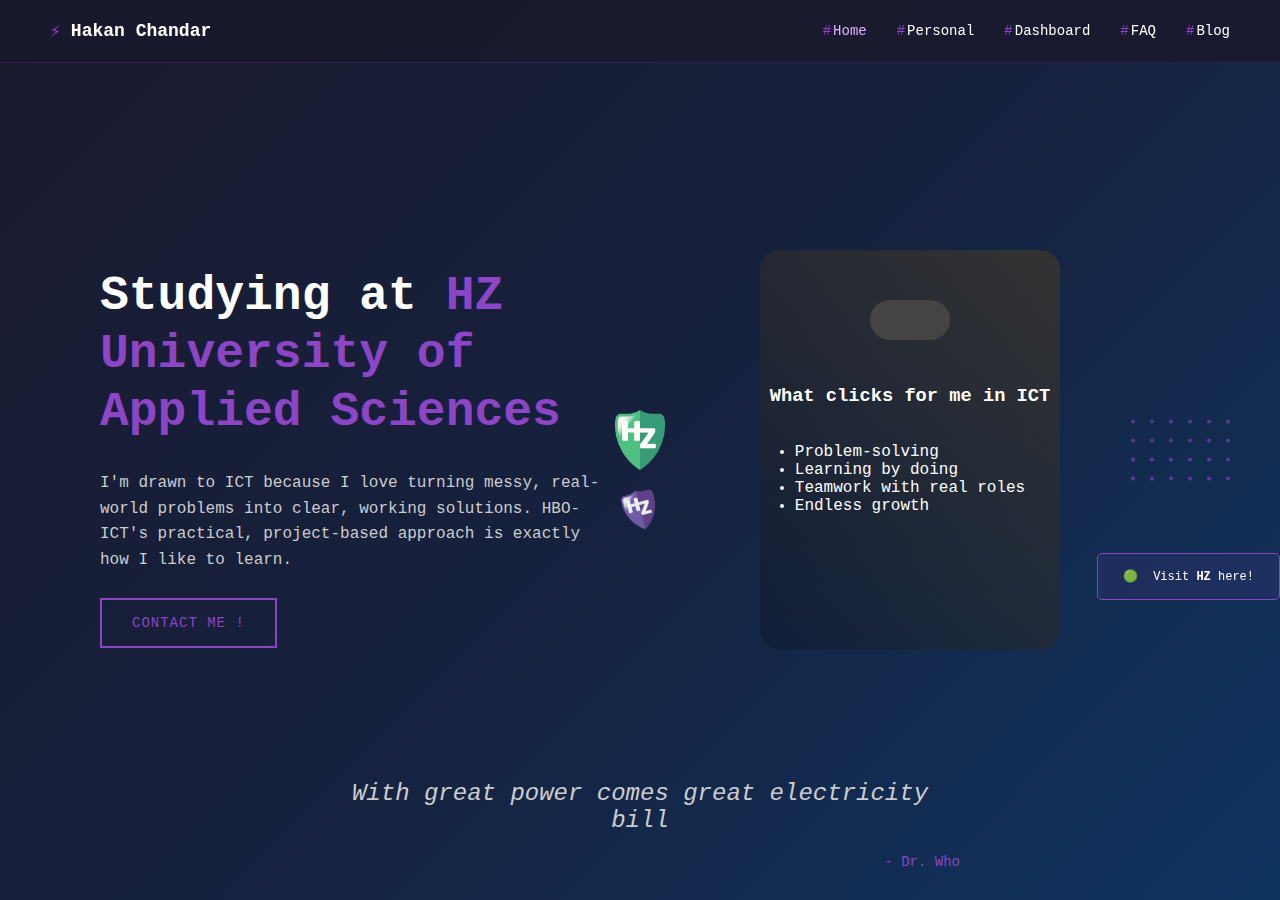
<file: index.html>
<!DOCTYPE html>
<html lang="en">
<head>
    <title>Home</title>
    <meta charset="UTF-8">
    <meta name="viewport" content="width=device-width, initial-scale=1.0">
    <meta name="description" content="Welcome to Hakan Chandar's personal website, showcasing my journey as an ICT student at HZ University of Applied Sciences. Explore my projects, blog, and more!">
    <link rel="stylesheet" href="css/home.css">
    <link rel="stylesheet" href="css/main.css">
    <link rel="icon" href="images/hz-green.png">
</head>
<body>
    <nav class="navbar">
        <div class="logo">Hakan Chandar</div>
        <ul class="nav-links">
            <li><a  id="active" href="#">Home</a></li>
            <li><a href="pages/personal.html">Personal</a></li>
            <li><a href="pages/dashboard.html">Dashboard</a></li>
            <li><a href="pages/faq.html">FAQ</a></li>
            <li><a href="pages/blog.html">Blog</a></li>
        </ul>
    </nav>

    <main class="bio">
        <section class="bio-section">
            <h1 class="bio-title">
                Studying at <span class="highlight">HZ University of </span><br>
                <span class="highlight">Applied Sciences</span>
            </h1>
            <p class="bio-description">
                I'm drawn to ICT because I love turning messy, real-world problems into clear,
      working solutions. HBO-ICT's practical, project-based approach is exactly how I like to learn.
            </p>
            <a style="text-decoration: none;" href="mailto:hakanchndr@gmail.com" class="contact-btn">Contact me !</a>
        </section>

        <section class="hero-image">
            <div class="character-silhouette">
                <div class="ict-list">
                    <h3>What clicks for me in ICT</h3>
                    <br>
                    <br>
                    <ul>
                        <li>Problem-solving</li>
                        <li>Learning by doing</li>
                        <li>Teamwork with real roles</li>
                        <li>Endless growth</li>
                    </ul>
                </div>
            </div>
            <div class="geometric-shapes">
                <div class="shape shape-1"></div>
                <div class="shape shape-2"></div>
                <div class="shape shape-3"></div>
            </div>
            <div class="dots-pattern">
                <div class="dot"></div>
                <div class="dot"></div>
                <div class="dot"></div>
                <div class="dot"></div>
                <div class="dot"></div>
                <div class="dot"></div>
                <div class="dot"></div>
                <div class="dot"></div>
                <div class="dot"></div>
                <div class="dot"></div>
                <div class="dot"></div>
                <div class="dot"></div>
                <div class="dot"></div>
                <div class="dot"></div>
                <div class="dot"></div>
                <div class="dot"></div>
                <div class="dot"></div>
                <div class="dot"></div>
                <div class="dot"></div>
                <div class="dot"></div>
                <div class="dot"></div>
                <div class="dot"></div>
                <div class="dot"></div>
                <div class="dot"></div>
            </div>
            <a class="hz-link" href="https://hz.nl/en/study-programmes/it">
                Visit <strong>HZ</strong> here!
            </a>
        </section>
    </main>

    <section class="quote-section">
        <div class="quote">
            With great power comes great electricity bill
        </div>
        <div class="quote-author">- Dr. Who</div>
    </section>
</body>
</html>
</file>
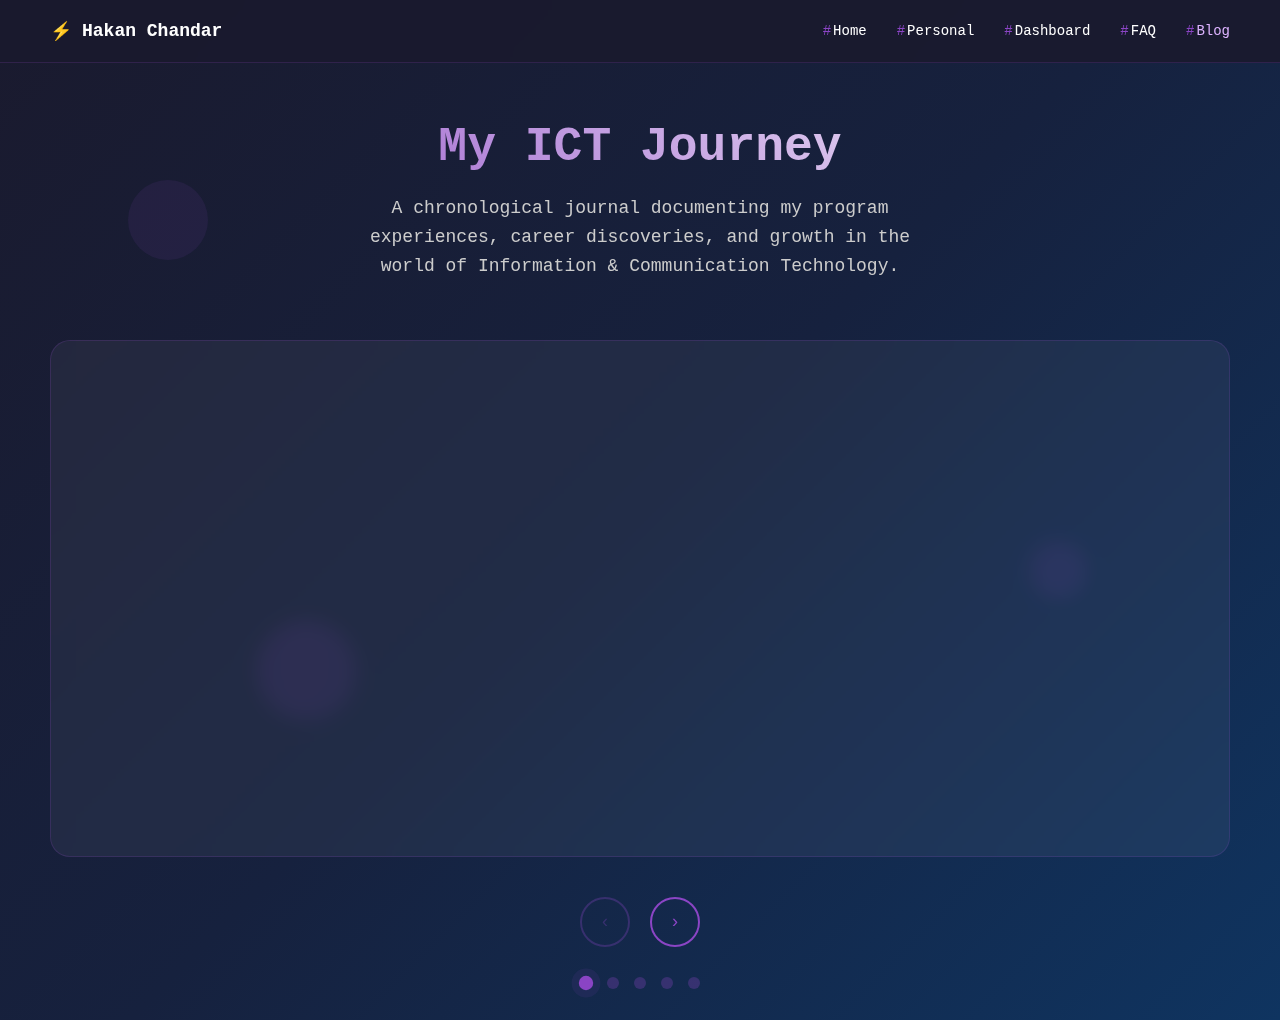
<file: pages/blog.html>
<!DOCTYPE html>
<html lang="en">
<head>
    <title>Blog</title>
    <meta charset="UTF-8">
    <meta name="viewport" content="width=device-width, initial-scale=1.0">
    <meta name="description" content="A chronological journal documenting my program experiences, career discoveries, and growth in the world of Information & Communication Technology.">
    <link rel="stylesheet" href="../css/blog.css">
    <link rel="stylesheet" href="../css/main.css">
    <link rel="icon" href="../images/hz-green.png">
</head>
<body>
    <div class="floating-shapes">
        <div class="floating-shape"></div>
        <div class="floating-shape"></div>
        <div class="floating-shape"></div>
    </div>

    <nav class="navbar">
        <div class="logo">Hakan Chandar</div>
        <ul class="nav-links">
            <li><a href="../index.html">Home</a></li>
            <li><a href="personal.html">Personal</a></li>
            <li><a href="dashboard.html">Dashboard</a></li>
            <li><a href="faq.html">FAQ</a></li>
            <li><a id="active"href="#">Blog</a></li>
        </ul>
    </nav>

    <div class="blog-container">
        <header class="blog-header">
            <h1 class="blog-title">My ICT Journey</h1>
            <p class="blog-subtitle">
                A chronological journal documenting my program experiences, career discoveries, 
                and growth in the world of Information & Communication Technology.
            </p>
        </header>

        <div class="carousel-container">
            <div class="carousel-wrapper">
                <div class="carousel-track" id="carousel-track">

                    <!-- Blog Post 1: Study Choice -->
                    <article class="blog-post">
                        <div class="post-content">
                            <span class="post-category">Career Orientation</span>
                            <h2 class="post-title">Why I Chose ICT: My Path to HZ University</h2>
                            <div class="post-date">September 2025</div>
                            <p class="post-excerpt">
                                Discovering my passion for technology wasn't just about loving computers—it was about 
                                finding a field where problem-solving meets creativity. This post explores my journey 
                                to choosing HBO-ICT, the activities that shaped my decision, and what I hope to achieve 
                                after completing my studies at HZ University of Applied Sciences.
                            </p>
                            <a href="articles/article1.html" class="read-more-btn">Read More</a>
                        </div>
                        <div class="post-image">🎓</div>
                    </article>

                    <!-- Blog Post 2: SWOT Analysis -->
                    <article class="blog-post">
                        <div class="post-content">
                            <span class="post-category">Self-Assessment</span>
                            <h2 class="post-title">Personal SWOT Analysis: Understanding My Strengths</h2>
                            <div class="post-date">September 2025</div>
                            <p class="post-excerpt">
                                Self-awareness is crucial for growth in any field, especially in ICT where technology 
                                evolves rapidly. I've conducted a thorough SWOT analysis to identify my strengths, 
                                weaknesses, opportunities, and threats as I embark on my ICT journey. This honest 
                                self-reflection helps me plan my development strategy.
                            </p>
                            <a href="articles/article2.html" class="read-more-btn">Read More</a>
                        </div>
                        <div class="post-image">📊</div>
                    </article>

                    <!-- Blog Post 3: Programming Experience -->
                    <article class="blog-post">
                        <div class="post-content">
                            <span class="post-category">Technical Skills</span>
                            <h2 class="post-title">My Programming Journey: From Beginner to Developer</h2>
                            <div class="post-date">October 2025</div>
                            <p class="post-excerpt">
                                Every programmer has a unique story of how they started coding. Mine began with 
                                curiosity and evolved into a genuine passion for creating digital solutions. 
                                From my first "Hello World" to building functional applications, this post chronicles 
                                my programming experience and the languages that have shaped my coding perspective.
                            </p>
                            <a href="articles/article3.html" class="read-more-btn">Read More</a>
                        </div>
                        <div class="post-image">💻</div>
                    </article>

                    <!-- Blog Post 4: First Feedback -->
                    <article class="blog-post">
                        <div class="post-content">
                            <span class="post-category">Reflection</span>
                            <h2 class="post-title">Learning from Feedback: My SKC Assignment Review</h2>
                            <div class="post-date">October 2025</div>
                            <p class="post-excerpt">
                                Receiving feedback can be both exciting and nerve-wracking, especially when it's your 
                                first major assignment feedback in a new program. The SKC assignment feedback provided 
                                valuable insights into my academic performance and areas for improvement. Here's how 
                                I processed this feedback and what it taught me about my learning journey.
                            </p>
                            <a href="articles/article4.html" class="read-more-btn">Read More</a>
                        </div>
                        <div class="post-image">💡</div>
                    </article>

                    <!-- Blog Post 5: ICT Field Overview -->
                    <article class="blog-post">
                        <div class="post-content">
                            <span class="post-category">Industry Insight</span>
                            <h2 class="post-title">The ICT Landscape: Opportunities in Digital Innovation</h2>
                            <div class="post-date">November 2025</div>
                            <p class="post-excerpt">
                                The Information and Communication Technology field is vast and ever-evolving, 
                                offering countless career paths from software development to cybersecurity. 
                                This comprehensive overview explores current trends, emerging technologies, 
                                and the diverse opportunities available in today's ICT industry, helping me 
                                navigate my future career choices.
                            </p>
                            <a href="articles/article5.html" class="read-more-btn">Read More</a>
                        </div>
                        <div class="post-image">🌐</div>
                    </article>
                </div>
            </div>

            <div class="carousel-controls">
                <button class="carousel-btn" id="prev-btn">‹</button>
                <button class="carousel-btn" id="next-btn">›</button>
            </div>

            <div class="carousel-dots" id="carousel-dots"></div>
        </div>
    </div>

    <script src="../script/blog.js"></script>
</body>
</html>
</file>
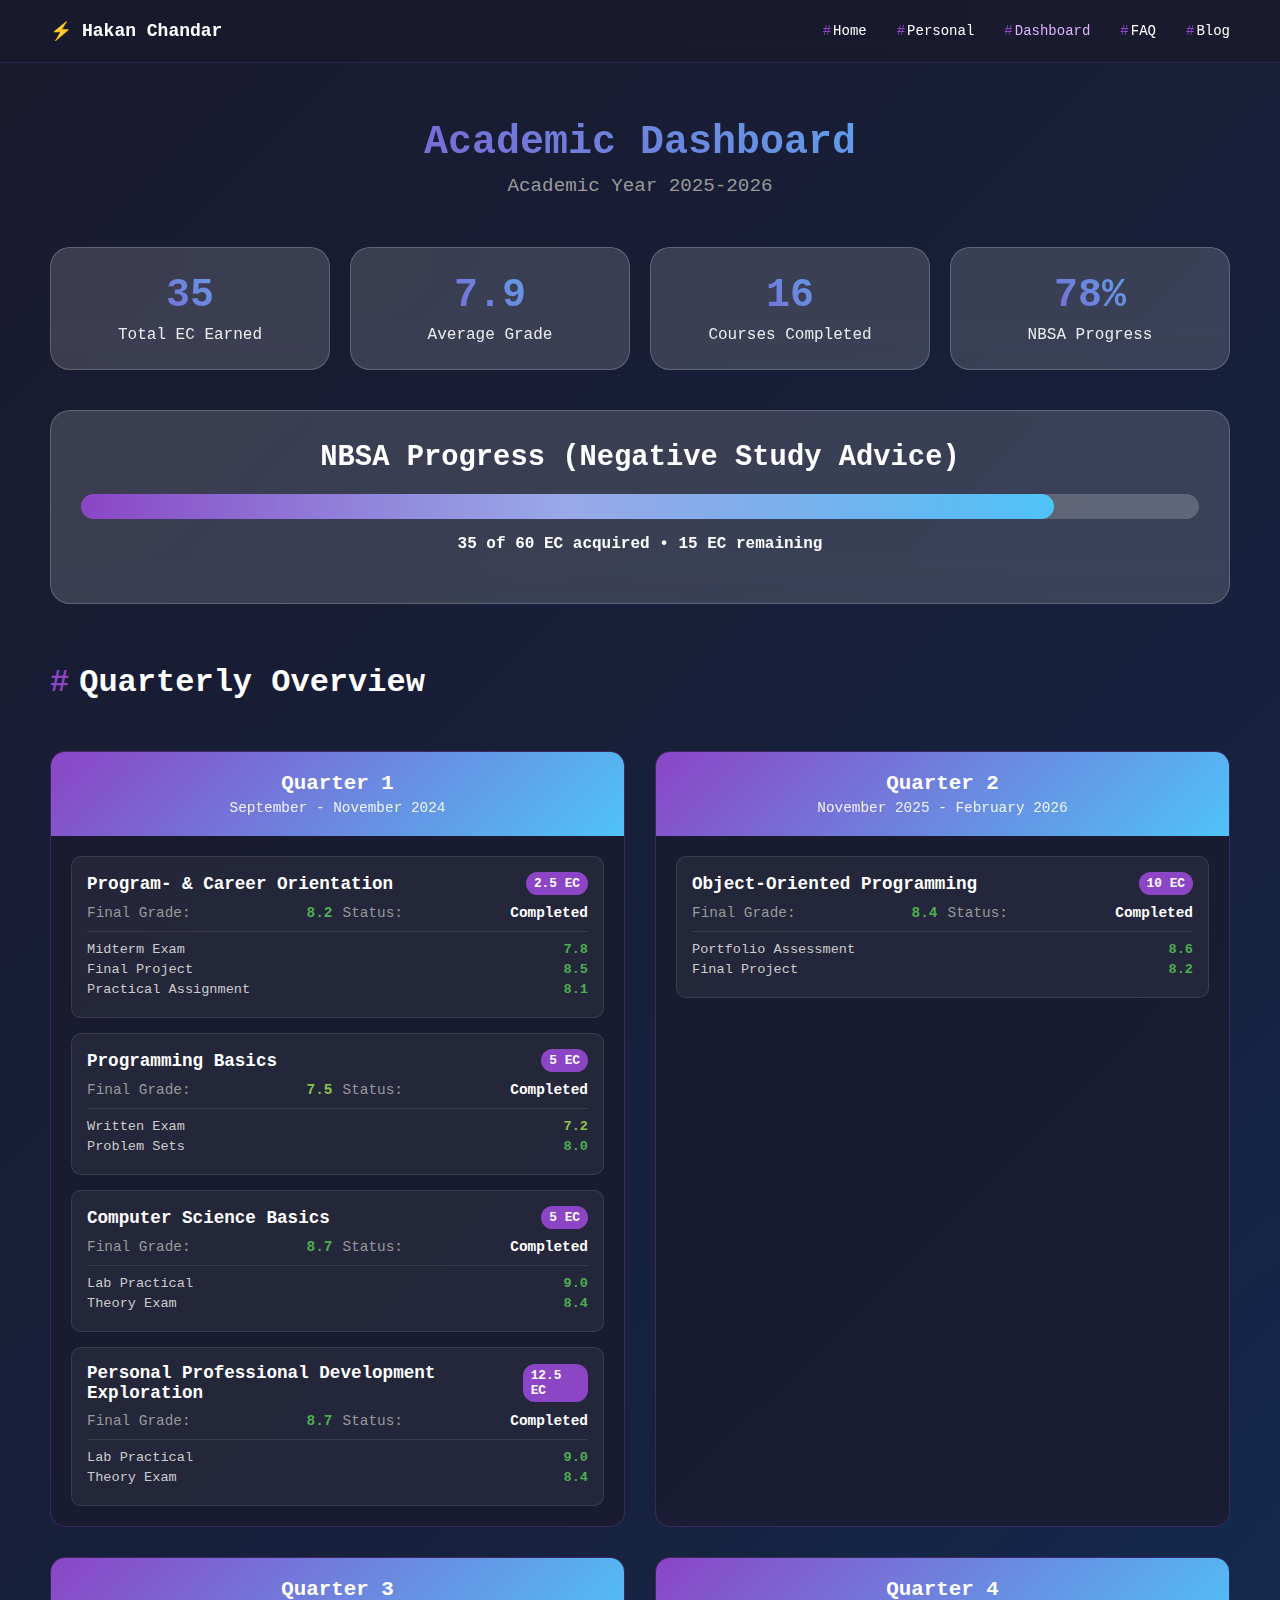
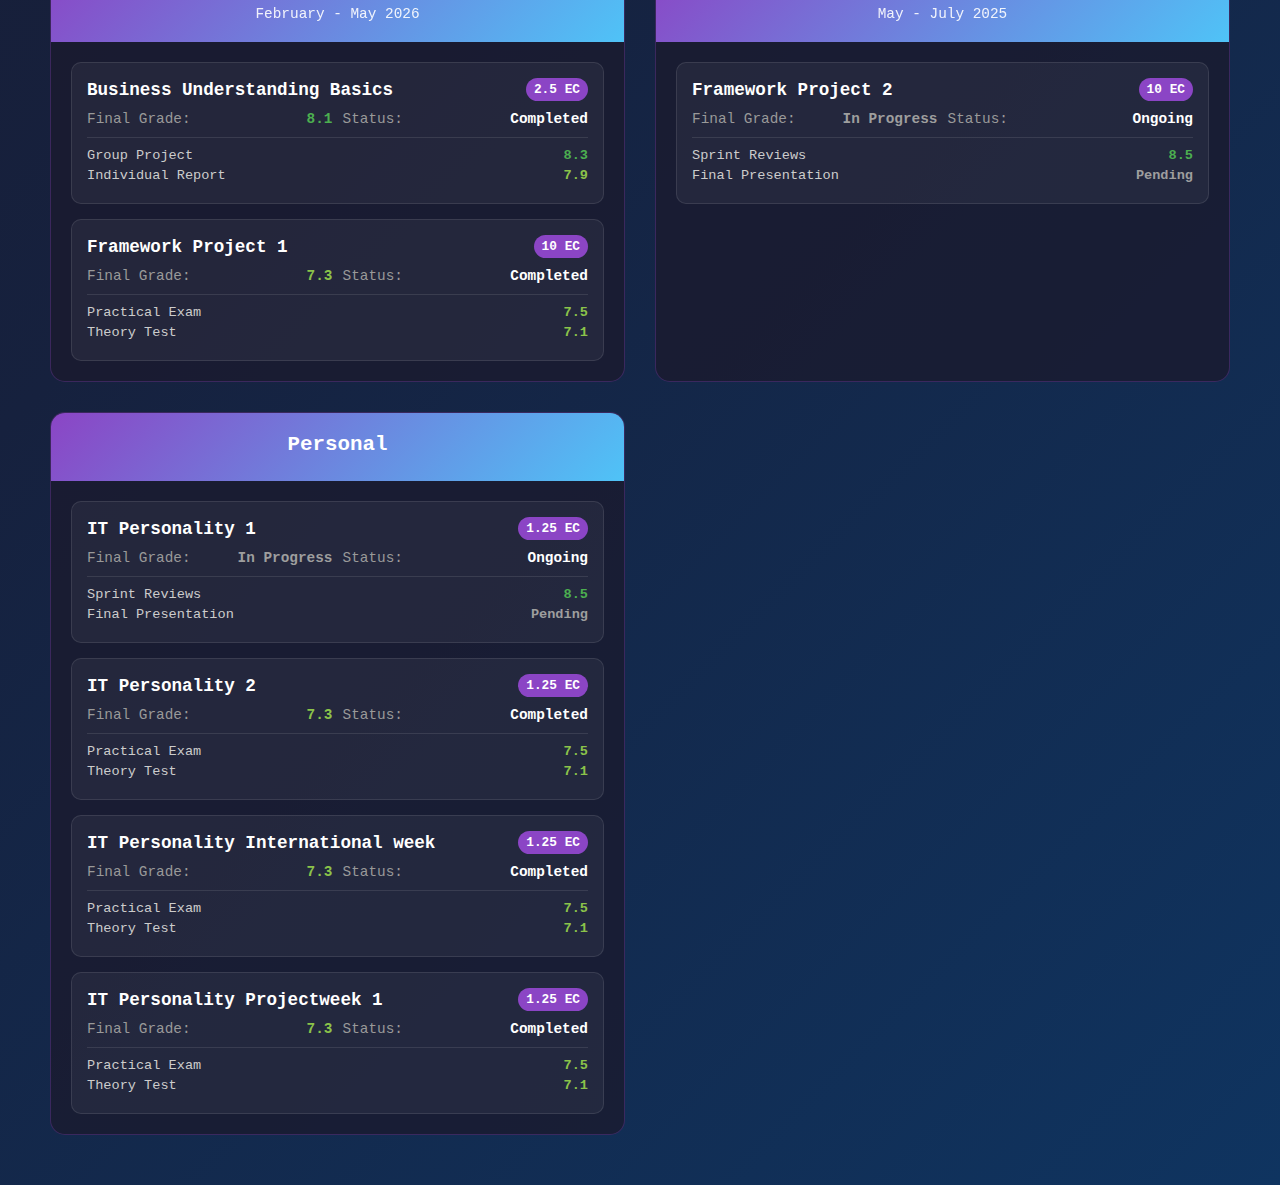
<file: pages/dashboard.html>
<!DOCTYPE html>
<html lang="en">
<head>
    <title>Dashboard</title>
    <meta charset="UTF-8">
    <meta name="viewport" content="width=device-width, initial-scale=1.0">
    <meta name="description" content="An overview of my academic progress, course completions, and key statistics for the 2025-2026 academic year in the HBO-ICT program at HZ University.">
    <link rel="stylesheet" href="../css/dashboard.css">
    <link rel="stylesheet" href="../css/main.css">
    
</head>
<body>
    <nav class="navbar">
        <div class="logo">Hakan Chandar</div>
        <ul class="nav-links">
            <li><a href="../index.html">Home</a></li>
            <li><a href="personal.html">Personal</a></li>
            <li><a id="active" href="#">Dashboard</a></li>
            <li><a href="faq.html">FAQ</a></li>
            <li><a href="blog.html">Blog</a></li>
        </ul>
    </nav>

    <div class="main-container">
        <div class="dashboard-header">
            <h1 class="dashboard-title">Academic Dashboard</h1>
            <p class="academic-year">Academic Year 2025-2026</p>
        </div>

        <div class="stats-overview">
            <div class="stat-card">
                <div class="stat-number">35</div>
                <div class="stat-label">Total EC Earned</div>
            </div>
            <div class="stat-card">
                <div class="stat-number">7.9</div>
                <div class="stat-label">Average Grade</div>
            </div>
            <div class="stat-card">
                <div class="stat-number">16</div>
                <div class="stat-label">Courses Completed</div>
            </div>
            <div class="stat-card">
                <div class="stat-number">78%</div>
                <div class="stat-label">NBSA Progress</div>
            </div>
        </div>

        <div class="nbsa-section">
            <h2 class="nbsa-title">NBSA Progress (Negative Study Advice)</h2>
            <div class="progress-container">
                <div class="progress-bar">
                    <div class="progress-fill" style="width: 87%"></div>
                </div>
                <div class="progress-text">35 of 60 EC acquired • 15 EC remaining</div>
            </div>
        </div>

        <div class="section-header">
            <h2 class="section-title">Quarterly Overview</h2>
        </div>

        <div class="quarters-grid">
            <!-- Quarter 1 -->
            <div class="quarter-card">
                <div class="quarter-header">
                    <h3 class="quarter-title">Quarter 1</h3>
                    <p class="quarter-period">September - November 2024</p>
                </div>
                <div class="quarter-content">
                    <div class="course-list">
                        <div class="course-item">
                            <div class="course-header">
                                <span class="course-name">Program- & Career Orientation</span>
                                <span class="course-ec">2.5 EC</span>
                            </div>
                            <div class="course-details">
                                <div class="detail-item">
                                    <span class="detail-label">Final Grade:</span>
                                    <span class="detail-value grade-excellent">8.2</span>
                                </div>
                                <div class="detail-item">
                                    <span class="detail-label">Status:</span>
                                    <span class="detail-value">Completed</span>
                                </div>
                            </div>
                            <div class="exam-list">
                                <div class="exam-item">
                                    <span class="exam-name">Midterm Exam</span>
                                    <span class="exam-grade grade-excellent">7.8</span>
                                </div>
                                <div class="exam-item">
                                    <span class="exam-name">Final Project</span>
                                    <span class="exam-grade grade-excellent">8.5</span>
                                </div>
                                <div class="exam-item">
                                    <span class="exam-name">Practical Assignment</span>
                                    <span class="exam-grade grade-excellent">8.1</span>
                                </div>
                            </div>
                        </div>

                        <div class="course-item">
                            <div class="course-header">
                                <span class="course-name">Programming Basics</span>
                                <span class="course-ec">5 EC</span>
                            </div>
                            <div class="course-details">
                                <div class="detail-item">
                                    <span class="detail-label">Final Grade:</span>
                                    <span class="detail-value grade-good">7.5</span>
                                </div>
                                <div class="detail-item">
                                    <span class="detail-label">Status:</span>
                                    <span class="detail-value">Completed</span>
                                </div>
                            </div>
                            <div class="exam-list">
                                <div class="exam-item">
                                    <span class="exam-name">Written Exam</span>
                                    <span class="exam-grade grade-good">7.2</span>
                                </div>
                                <div class="exam-item">
                                    <span class="exam-name">Problem Sets</span>
                                    <span class="exam-grade grade-excellent">8.0</span>
                                </div>
                            </div>
                        </div>

                        <div class="course-item">
                            <div class="course-header">
                                <span class="course-name">Computer Science Basics</span>
                                <span class="course-ec">5 EC</span>
                            </div>
                            <div class="course-details">
                                <div class="detail-item">
                                    <span class="detail-label">Final Grade:</span>
                                    <span class="detail-value grade-excellent">8.7</span>
                                </div>
                                <div class="detail-item">
                                    <span class="detail-label">Status:</span>
                                    <span class="detail-value">Completed</span>
                                </div>
                            </div>
                            <div class="exam-list">
                                <div class="exam-item">
                                    <span class="exam-name">Lab Practical</span>
                                    <span class="exam-grade grade-excellent">9.0</span>
                                </div>
                                <div class="exam-item">
                                    <span class="exam-name">Theory Exam</span>
                                    <span class="exam-grade grade-excellent">8.4</span>
                                </div>
                            </div>
                        </div>

                        <div class="course-item">
                            <div class="course-header">
                                <span class="course-name">Personal Professional Development Exploration</span>
                                <span class="course-ec">12.5 EC</span>
                            </div>
                            <div class="course-details">
                                <div class="detail-item">
                                    <span class="detail-label">Final Grade:</span>
                                    <span class="detail-value grade-excellent">8.7</span>
                                </div>
                                <div class="detail-item">
                                    <span class="detail-label">Status:</span>
                                    <span class="detail-value">Completed</span>
                                </div>
                            </div>
                            <div class="exam-list">
                                <div class="exam-item">
                                    <span class="exam-name">Lab Practical</span>
                                    <span class="exam-grade grade-excellent">9.0</span>
                                </div>
                                <div class="exam-item">
                                    <span class="exam-name">Theory Exam</span>
                                    <span class="exam-grade grade-excellent">8.4</span>
                                </div>
                            </div>
                        </div>
                    </div>
                </div>
            </div>

            <!-- Quarter 2 -->
            <div class="quarter-card">
                <div class="quarter-header">
                    <h3 class="quarter-title">Quarter 2</h3>
                    <p class="quarter-period">November 2025 - February 2026</p>
                </div>
                <div class="quarter-content">
                    <div class="course-list">
                        <div class="course-item">
                            <div class="course-header">
                                <span class="course-name">Object-Oriented Programming</span>
                                <span class="course-ec">10 EC</span>
                            </div>
                            <div class="course-details">
                                <div class="detail-item">
                                    <span class="detail-label">Final Grade:</span>
                                    <span class="detail-value grade-excellent">8.4</span>
                                </div>
                                <div class="detail-item">
                                    <span class="detail-label">Status:</span>
                                    <span class="detail-value">Completed</span>
                                </div>
                            </div>
                            <div class="exam-list">
                                <div class="exam-item">
                                    <span class="exam-name">Portfolio Assessment</span>
                                    <span class="exam-grade grade-excellent">8.6</span>
                                </div>
                                <div class="exam-item">
                                    <span class="exam-name">Final Project</span>
                                    <span class="exam-grade grade-excellent">8.2</span>
                                </div>
                            </div>
                        </div>
                    </div>
                </div>
            </div>

            <!-- Quarter 3 -->
            <div class="quarter-card">
                <div class="quarter-header">
                    <h3 class="quarter-title">Quarter 3</h3>
                    <p class="quarter-period">February - May 2026</p>
                </div>
                <div class="quarter-content">
                    <div class="course-list">
                        <div class="course-item">
                            <div class="course-header">
                                <span class="course-name">Business Understanding Basics</span>
                                <span class="course-ec">2.5 EC</span>
                            </div>
                            <div class="course-details">
                                <div class="detail-item">
                                    <span class="detail-label">Final Grade:</span>
                                    <span class="detail-value grade-excellent">8.1</span>
                                </div>
                                <div class="detail-item">
                                    <span class="detail-label">Status:</span>
                                    <span class="detail-value">Completed</span>
                                </div>
                            </div>
                            <div class="exam-list">
                                <div class="exam-item">
                                    <span class="exam-name">Group Project</span>
                                    <span class="exam-grade grade-excellent">8.3</span>
                                </div>
                                <div class="exam-item">
                                    <span class="exam-name">Individual Report</span>
                                    <span class="exam-grade grade-good">7.9</span>
                                </div>
                            </div>
                        </div>

                        <div class="course-item">
                            <div class="course-header">
                                <span class="course-name">Framework Project 1</span>
                                <span class="course-ec">10 EC</span>
                            </div>
                            <div class="course-details">
                                <div class="detail-item">
                                    <span class="detail-label">Final Grade:</span>
                                    <span class="detail-value grade-good">7.3</span>
                                </div>
                                <div class="detail-item">
                                    <span class="detail-label">Status:</span>
                                    <span class="detail-value">Completed</span>
                                </div>
                            </div>
                            <div class="exam-list">
                                <div class="exam-item">
                                    <span class="exam-name">Practical Exam</span>
                                    <span class="exam-grade grade-good">7.5</span>
                                </div>
                                <div class="exam-item">
                                    <span class="exam-name">Theory Test</span>
                                    <span class="exam-grade grade-good">7.1</span>
                                </div>
                            </div>
                        </div>
                    </div>
                </div>
            </div>

            <!-- Quarter 4 -->
            <div class="quarter-card">
                <div class="quarter-header">
                    <h3 class="quarter-title">Quarter 4</h3>
                    <p class="quarter-period">May - July 2025</p>
                </div>
                <div class="quarter-content">
                    <div class="course-list">
                        <div class="course-item">
                            <div class="course-header">
                                <span class="course-name">Framework Project 2</span>
                                <span class="course-ec">10 EC</span>
                            </div>
                            <div class="course-details">
                                <div class="detail-item">
                                    <span class="detail-label">Final Grade:</span>
                                    <span class="detail-value grade-pending">In Progress</span>
                                </div>
                                <div class="detail-item">
                                    <span class="detail-label">Status:</span>
                                    <span class="detail-value">Ongoing</span>
                                </div>
                            </div>
                            <div class="exam-list">
                                <div class="exam-item">
                                    <span class="exam-name">Sprint Reviews</span>
                                    <span class="exam-grade grade-excellent">8.5</span>
                                </div>
                                <div class="exam-item">
                                    <span class="exam-name">Final Presentation</span>
                                    <span class="exam-grade grade-pending">Pending</span>
                                </div>
                            </div>
                        </div>
                    </div>
                </div>
            </div>

            <!-- Personal -->
            <div class="quarter-card">
                <div class="quarter-header">
                    <h3 class="quarter-title">Personal</h3>
                    <p class="quarter-period"></p>
                </div>
                <div class="quarter-content">
                    <div class="course-list">
                        <div class="course-item">
                            <div class="course-header">
                                <span class="course-name">IT Personality 1</span>
                                <span class="course-ec">1.25 EC</span>
                            </div>
                            <div class="course-details">
                                <div class="detail-item">
                                    <span class="detail-label">Final Grade:</span>
                                    <span class="detail-value grade-pending">In Progress</span>
                                </div>
                                <div class="detail-item">
                                    <span class="detail-label">Status:</span>
                                    <span class="detail-value">Ongoing</span>
                                </div>
                            </div>
                            <div class="exam-list">
                                <div class="exam-item">
                                    <span class="exam-name">Sprint Reviews</span>
                                    <span class="exam-grade grade-excellent">8.5</span>
                                </div>
                                <div class="exam-item">
                                    <span class="exam-name">Final Presentation</span>
                                    <span class="exam-grade grade-pending">Pending</span>
                                </div>
                            </div>
                        </div>

                        
                        <div class="course-item">
                            <div class="course-header">
                                <span class="course-name">IT Personality 2</span>
                                <span class="course-ec">1.25 EC</span>
                            </div>
                            <div class="course-details">
                                <div class="detail-item">
                                    <span class="detail-label">Final Grade:</span>
                                    <span class="detail-value grade-good">7.3</span>
                                </div>
                                <div class="detail-item">
                                    <span class="detail-label">Status:</span>
                                    <span class="detail-value">Completed</span>
                                </div>
                            </div>
                            <div class="exam-list">
                                <div class="exam-item">
                                    <span class="exam-name">Practical Exam</span>
                                    <span class="exam-grade grade-good">7.5</span>
                                </div>
                                <div class="exam-item">
                                    <span class="exam-name">Theory Test</span>
                                    <span class="exam-grade grade-good">7.1</span>
                                </div>
                            </div>
                        </div>

                        <div class="course-item">
                            <div class="course-header">
                                <span class="course-name">IT Personality International week</span>
                                <span class="course-ec">1.25 EC</span>
                            </div>
                            <div class="course-details">
                                <div class="detail-item">
                                    <span class="detail-label">Final Grade:</span>
                                    <span class="detail-value grade-good">7.3</span>
                                </div>
                                <div class="detail-item">
                                    <span class="detail-label">Status:</span>
                                    <span class="detail-value">Completed</span>
                                </div>
                            </div>
                            <div class="exam-list">
                                <div class="exam-item">
                                    <span class="exam-name">Practical Exam</span>
                                    <span class="exam-grade grade-good">7.5</span>
                                </div>
                                <div class="exam-item">
                                    <span class="exam-name">Theory Test</span>
                                    <span class="exam-grade grade-good">7.1</span>
                                </div>
                            </div>
                        </div>

                        <div class="course-item">
                            <div class="course-header">
                                <span class="course-name">IT Personality Projectweek 1</span>
                                <span class="course-ec">1.25 EC</span>
                            </div>
                            <div class="course-details">
                                <div class="detail-item">
                                    <span class="detail-label">Final Grade:</span>
                                    <span class="detail-value grade-good">7.3</span>
                                </div>
                                <div class="detail-item">
                                    <span class="detail-label">Status:</span>
                                    <span class="detail-value">Completed</span>
                                </div>
                            </div>
                            <div class="exam-list">
                                <div class="exam-item">
                                    <span class="exam-name">Practical Exam</span>
                                    <span class="exam-grade grade-good">7.5</span>
                                </div>
                                <div class="exam-item">
                                    <span class="exam-name">Theory Test</span>
                                    <span class="exam-grade grade-good">7.1</span>
                                </div>
                            </div>
                        </div>
                    </div>
                </div>
            </div>
        </div>
    </div>
</body>
</html>
</file>
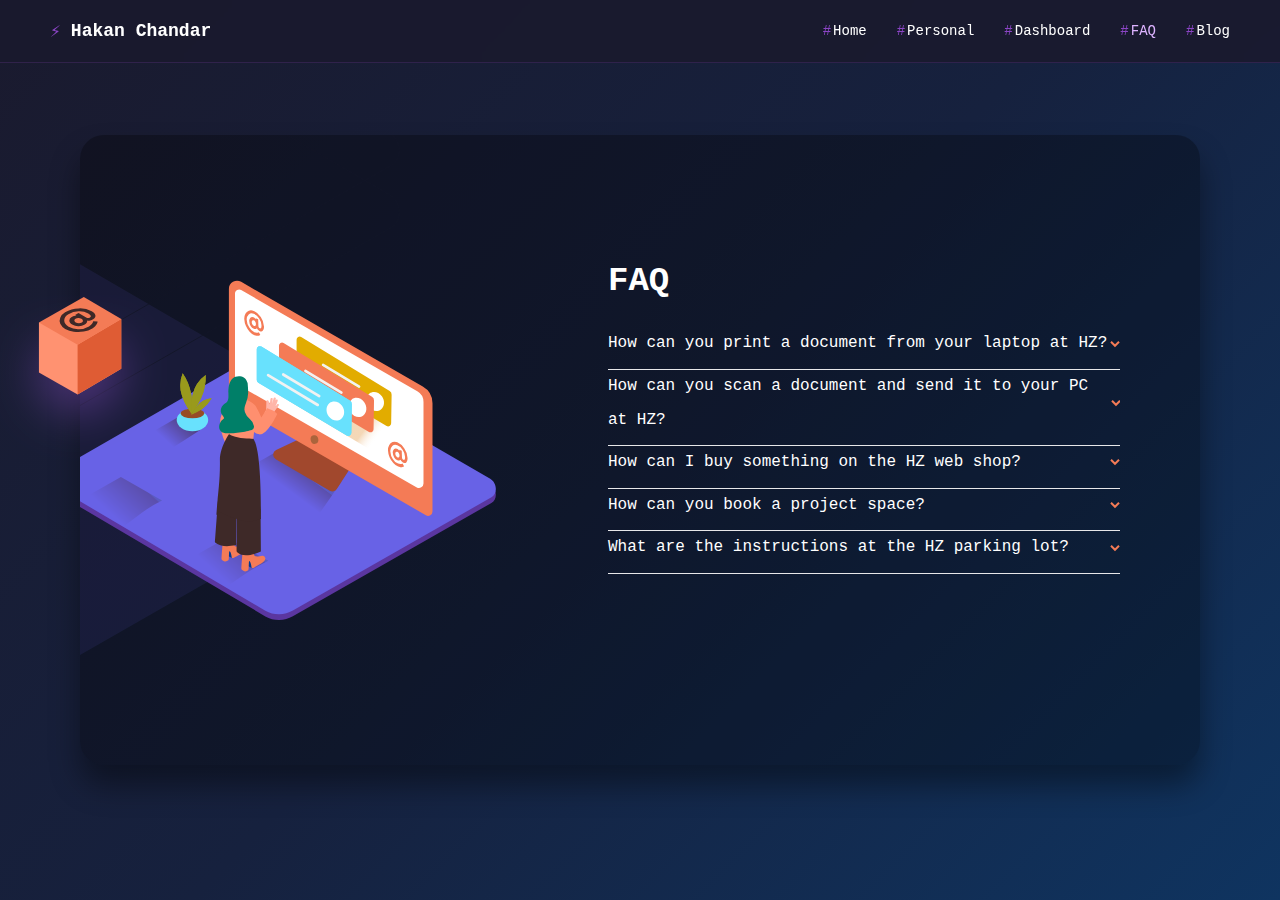
<file: pages/faq.html>
<!DOCTYPE html>
<html lang="en">
<head>
    <title>FAQ</title>
    <link rel="stylesheet" href="../css/main.css">
    <link rel="stylesheet" href="../css/faq.css ">
</head>
<body>
    <nav class="navbar">
        <div class="logo">Hakan Chandar</div>
        <ul class="nav-links">
            <li><a href="../index.html">Home</a></li>
            <li><a href="personal.html">Personal</a></li>
            <li><a href="dashboard.html">Dashboard</a></li>
            <li><a id="active" href="#">FAQ</a></li>
            <li><a href="blog.html">Blog</a></li>
        </ul>
    </nav>

    <div class="card">
      <img class="flying-cube" src="../images/illustration-box-desktop.svg" alt=""/>
      
      <div class="illustration">
        <img src="../images/illustration-woman-online-desktop.svg" alt="woman looking at a screen illustration"/>
      </div>
      
      <section class="faq flow-content">
        <h1>FAQ</h1>
        <div class="faq-item flow-content">
          <p class="faq-question">
            How can you print a document from your laptop at HZ?
            <svg class="arrow" width="10" height="7" xmlns="http://www.w3.org/2000/svg">
              <path d="M1 .799l4 4 4-4" stroke="#F47B56" stroke-width="2" fill="none" fill-rule="evenodd"/>
            </svg>
          </p>
          <p class="faq-answer">
            Upload your document to print.hz.nl, log in with your HZ account, and select the file. Then, go to any HZ printer, scan your student card, and release the print job.
          </p>
        </div>
        <div class="faq-item flow-content">
          <p class="faq-question">
             How can you scan a document and send it to your PC at HZ?
            <svg class="arrow" width="10" height="7" xmlns="http://www.w3.org/2000/svg">
              <path d="M1 .799l4 4 4-4" stroke="#F47B56" stroke-width="2" fill="none" fill-rule="evenodd"/>
            </svg>
          </p>
          <p class="faq-answer">
            Place your document in the HZ printer, log in with your student card, click "Scan", and select “Scan to email”. The file will be sent directly to your HZ email or stored in your personal folder.  
          </p>
        </div>
        <div class="faq-item flow-content">
          <p class="faq-question">
            How can I buy something on the HZ web shop?
            <svg class="arrow" width="10" height="7" xmlns="http://www.w3.org/2000/svg">
              <path d="M1 .799l4 4 4-4" stroke="#F47B56" stroke-width="2" fill="none" fill-rule="evenodd"/>
            </svg>
          </p>
          <p class="faq-answer">
            Visit the HZ Webshop, log in with your HZ account, select the product or service you need (such as software licenses, lab materials, or printing credits), and complete the payment online.
          </p>
        </div>
        <div class="faq-item flow-content">
          <p class="faq-question">
            How can you book a project space?   
            <svg class="arrow" width="10" height="7" xmlns="http://www.w3.org/2000/svg">
              <path d="M1 .799l4 4 4-4" stroke="#F47B56" stroke-width="2" fill="none" fill-rule="evenodd" />
            </svg>
          </p>
          <p class="faq-answer">
            You can reserve a project room via the Self-Service Portal or by using the HZ app. Log in, check available time slots, and confirm your booking.
          </p>
        </div>
        <div class="faq-item flow-content">
          <p class="faq-question">
            What are the instructions at the HZ parking lot?
            <svg class="arrow" width="10" height="7" xmlns="http://www.w3.org/2000/svg">
              <path d="M1 .799l4 4 4-4" stroke="#F47B56" stroke-width="2" fill="none" fill-rule="evenodd"/>
            </svg>
          </p>
          <p class="faq-answer">
            You can park in the designated student and staff parking areas. Use your HZ card to enter if required, and always follow the marked signs and traffic directions. Bicycles should be placed in the bike racks provided.
          </p>
        </div>
      </section>
    </div>
    <script src="../script/faq.js"></script>

</body>
</html>
</file>
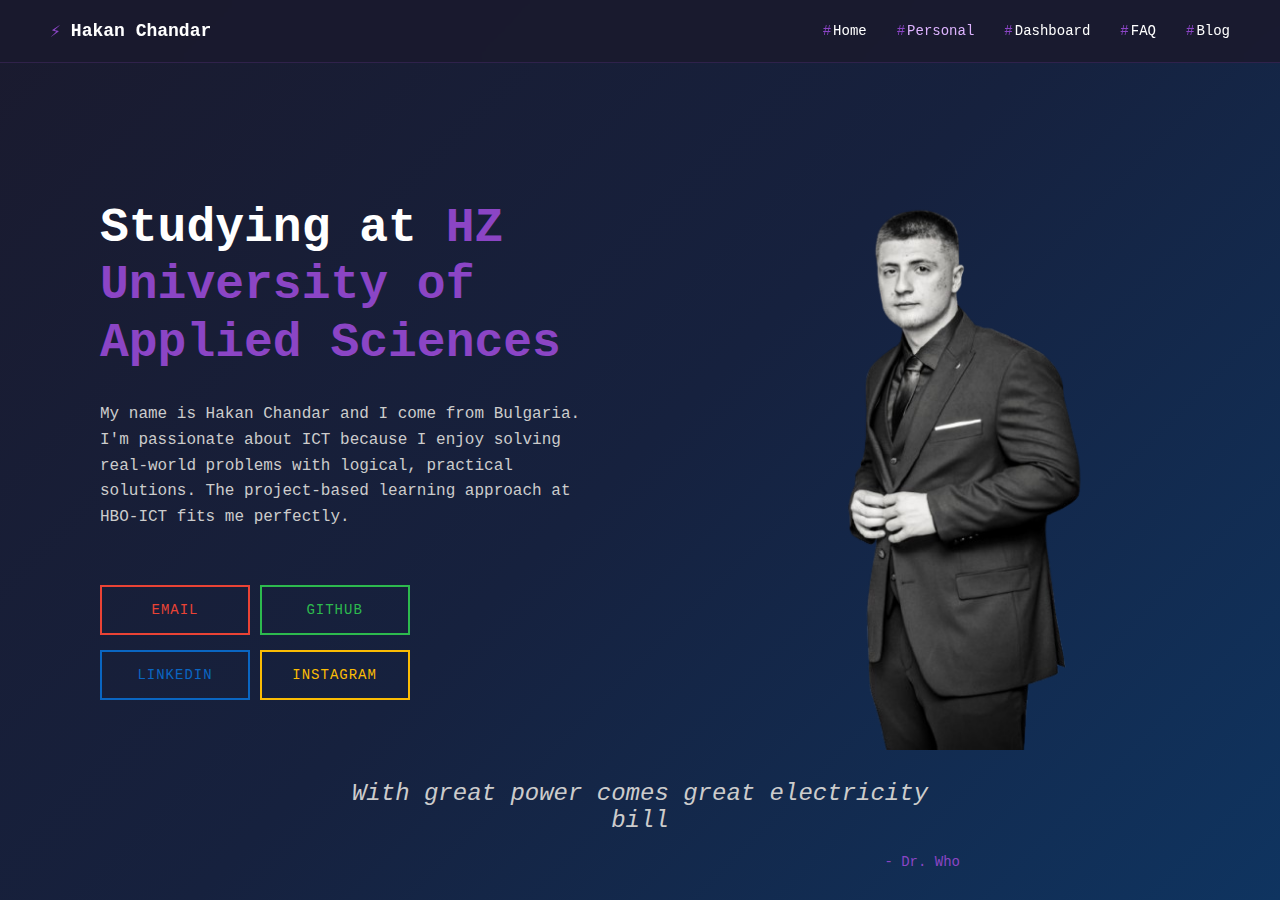
<file: pages/personal.html>
<!DOCTYPE html>
<html lang="en">
<head>
    <title>Personal</title>
    <meta charset="UTF-8">
    <meta name="viewport" content="width=device-width, initial-scale=1.0">
    <meta name="description" content="Learn more about Hakan Chandar, a passionate ICT student at HZ University of Applied Sciences, and his journey in the world of technology.">
    <link rel="stylesheet" href="../css/personal.css">
    <link rel="stylesheet" href="../css/main.css">
    <link rel="icon" href="../images/hz-green.png">
</head>
<body>
    <nav class="navbar">
        <div class="logo">Hakan Chandar</div>
        <ul class="nav-links">
            <li><a href="../index.html">Home</a></li>
            <li><a id="active" href="#">Personal</a></li>
            <li><a href="dashboard.html">Dashboard</a></li>
            <li><a href="faq.html">FAQ</a></li>
            <li><a href="blog.html">Blog</a></li>
        </ul>
    </nav>

    <main class="bio">
        <section class="bio-section">
            <h1 class="bio-title">
                Studying at <span class="highlight">HZ University of </span><br>
                <span class="highlight">Applied Sciences</span>
            </h1>
            <p class="bio-description">
                My name is Hakan Chandar and I come from Bulgaria.  
                I'm passionate about ICT because I enjoy solving real-world problems with logical, 
                practical solutions. The project-based learning approach at HBO-ICT fits me perfectly. 
            </p>
            <a href="mailto:hakanchndr@gmail.com" target="_blank"><button class="contact-btn email">Email</button></a>
            <a href="https://github.com/HHChandar20" target="_blank"><button class="contact-btn github">Github</button></a>
            <br>
            <a href="https://www.linkedin.com/in/hakanchndr/" target="_blank"><button class="contact-btn linked-in">LinkedIn</button></a>
            <a href="https://www.instagram.com/h_chandar" target="_blank"><button class="contact-btn instagram">Instagram</button></a>
        </section>

        <section class="hero-image">
            <div class="character-silhouette">
                
            </div>
        </section>
    </main>

    <section class="quote-section">
        <div class="quote">
            With great power comes great electricity bill
        </div>
        <div class="quote-author">- Dr. Who</div>
    </section>
</body>
</html>
</file>
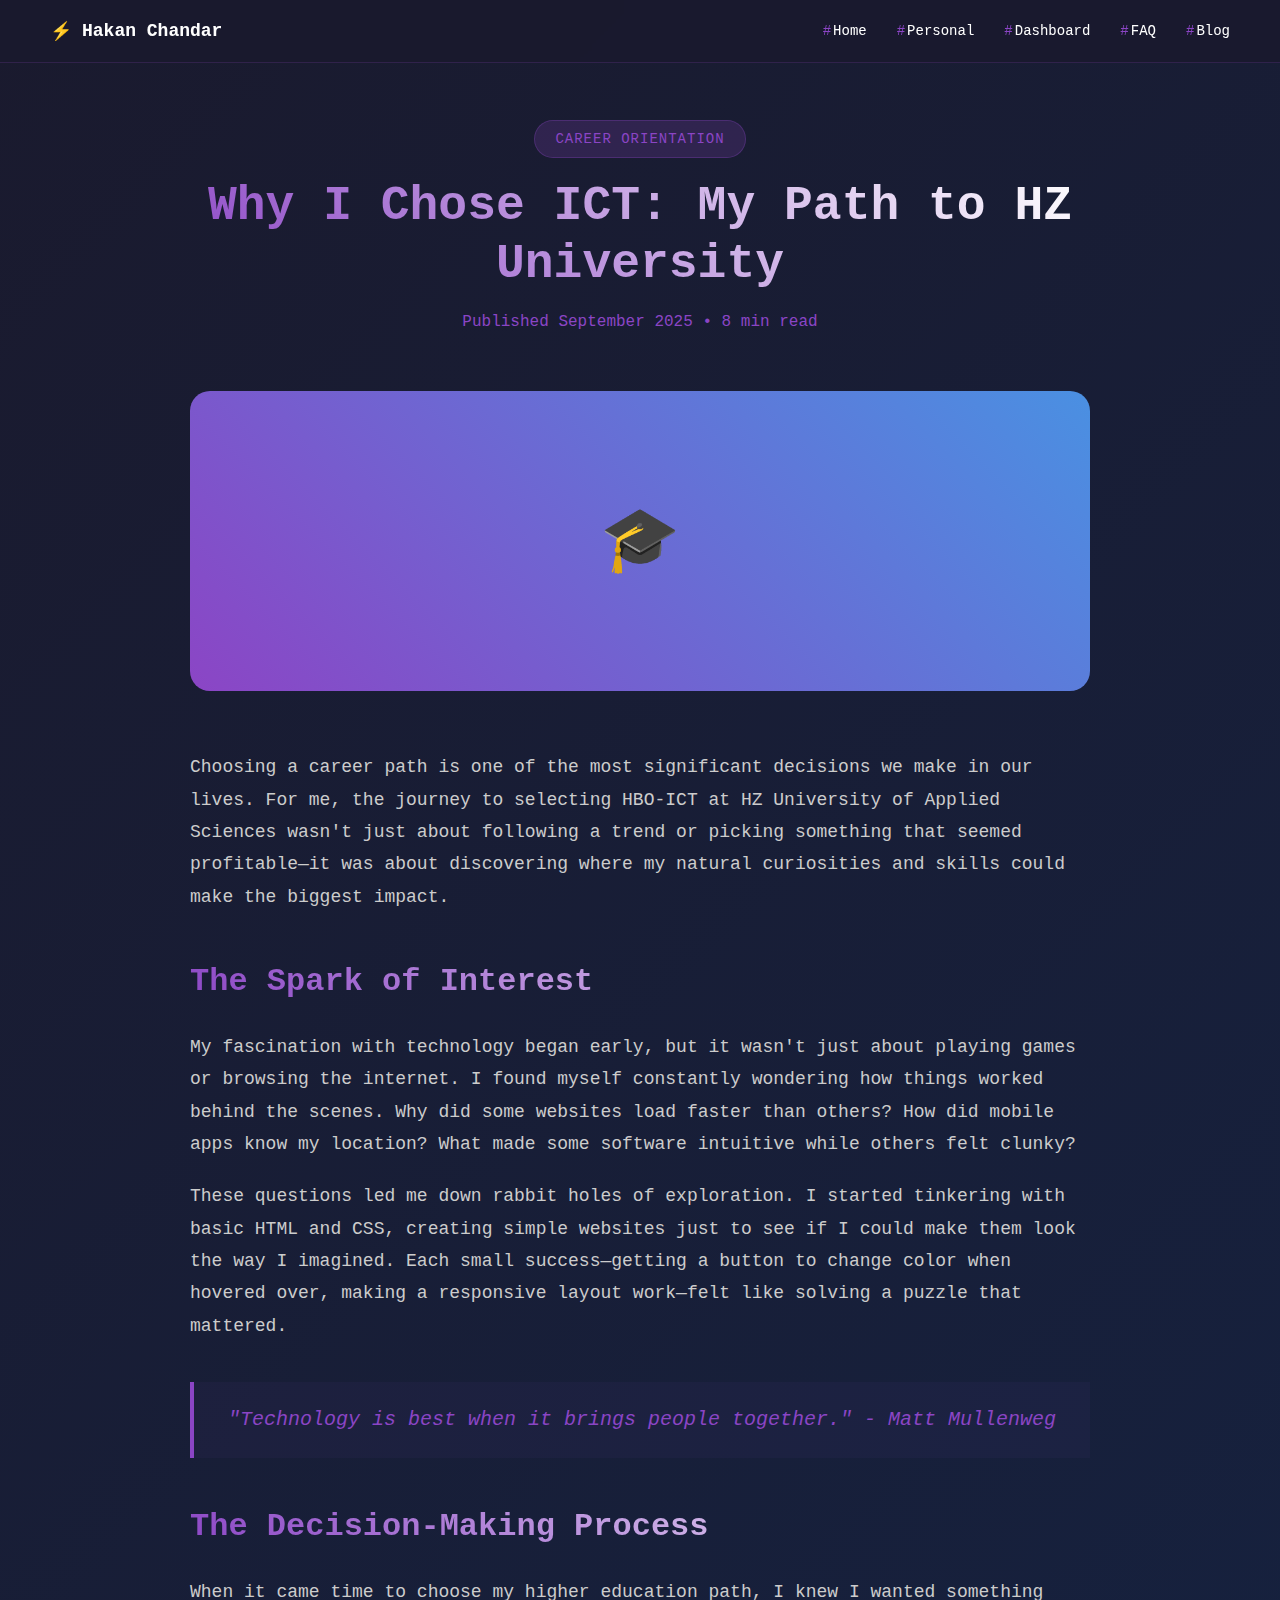
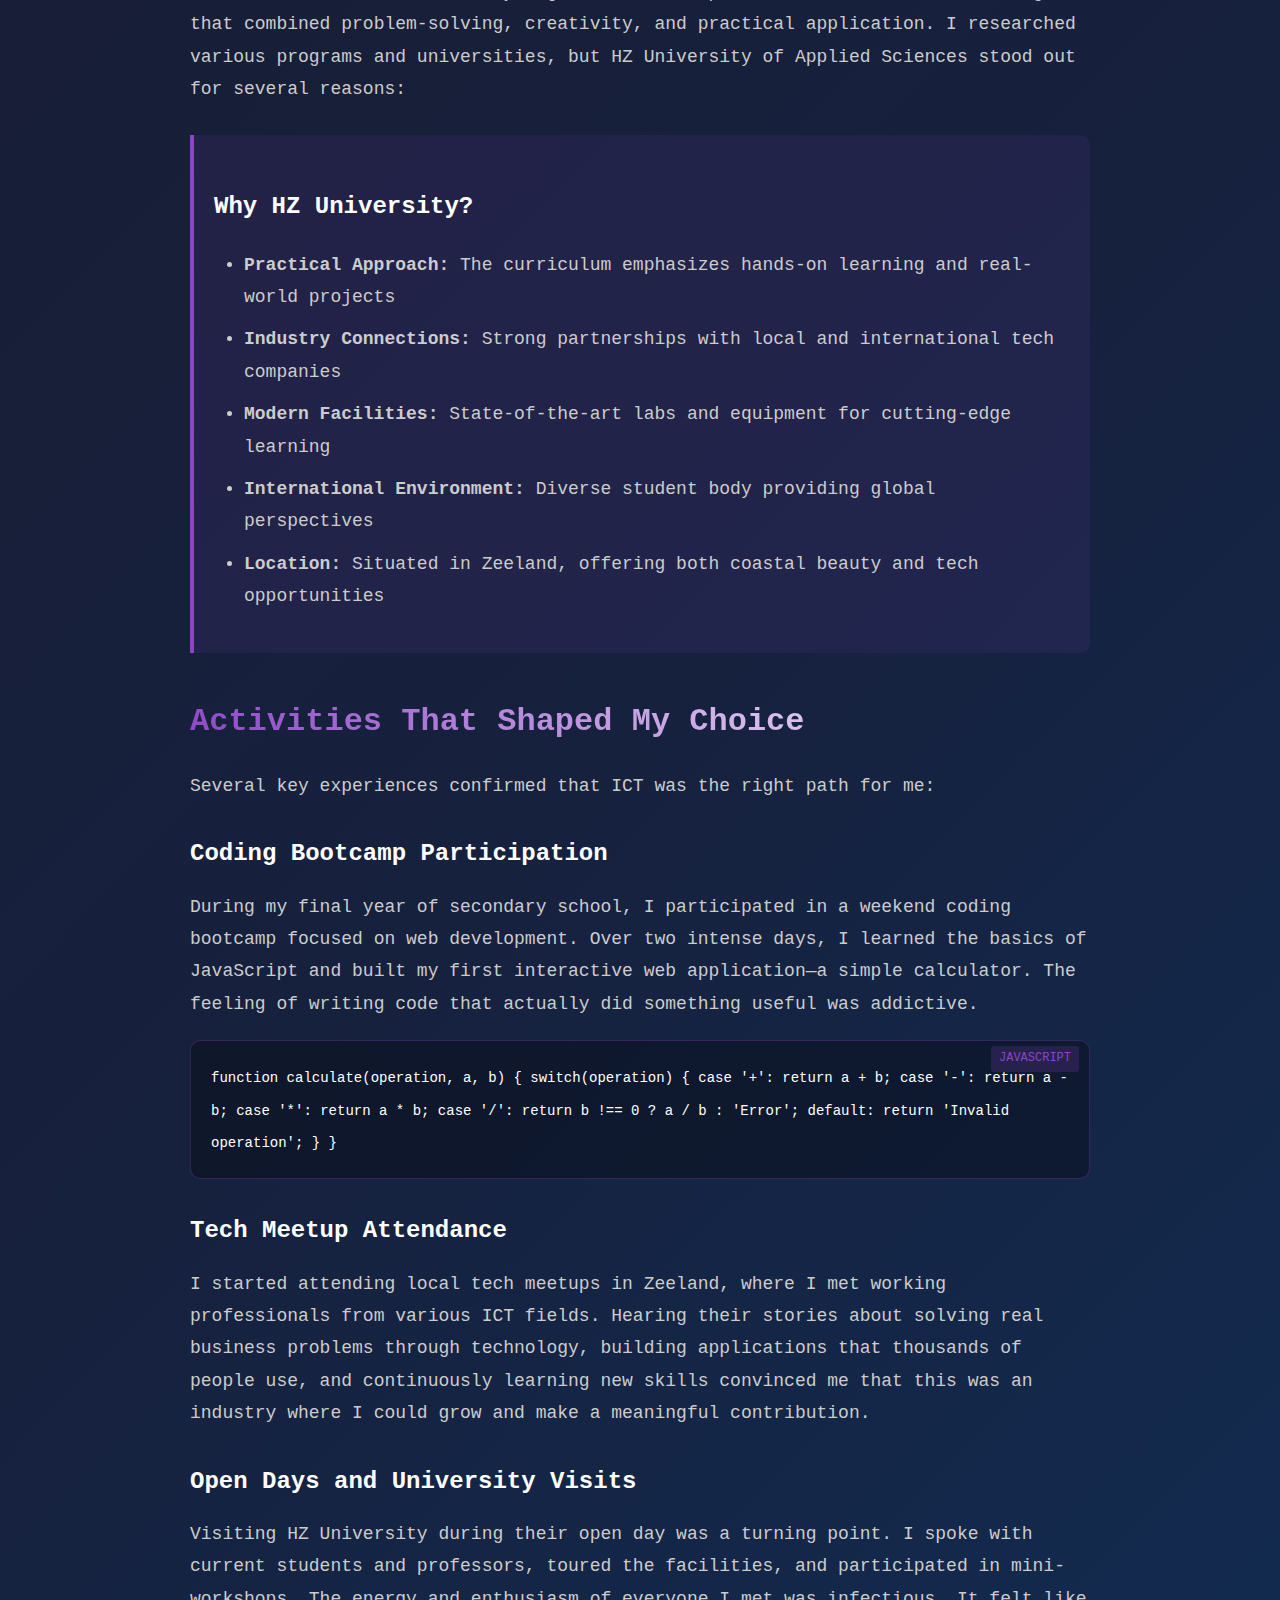
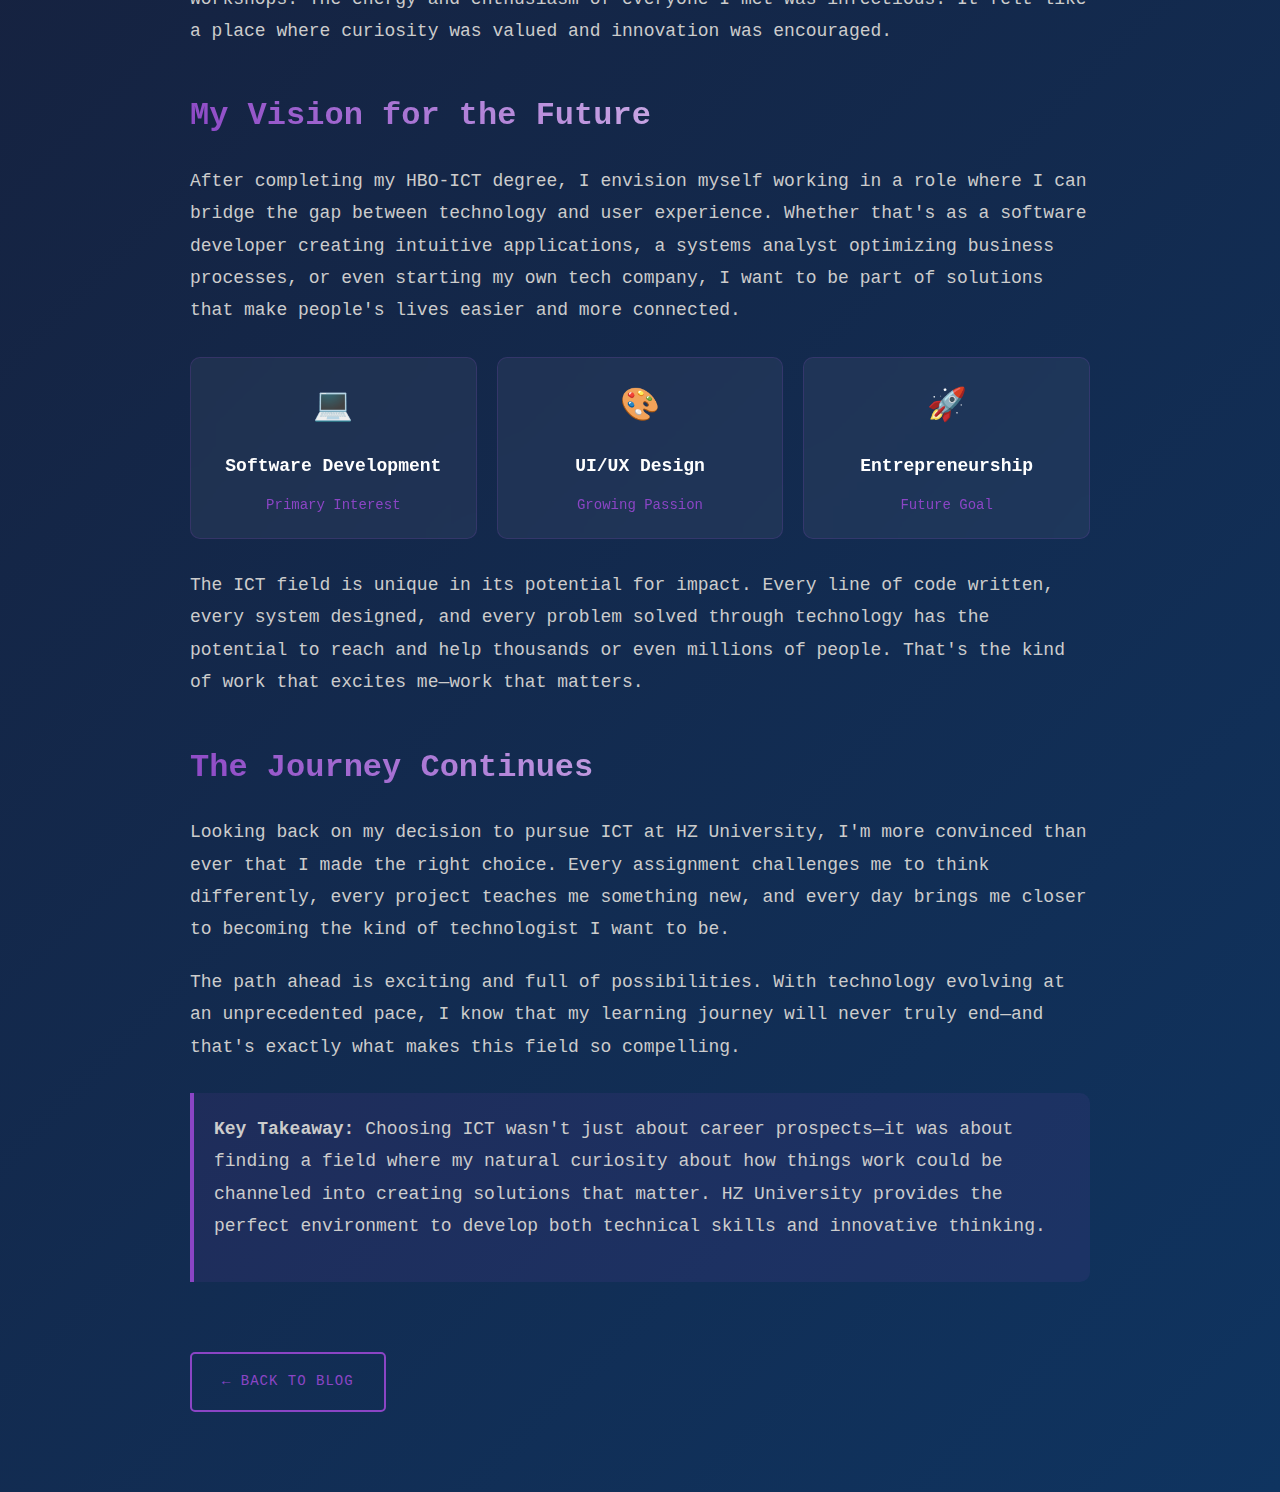
<file: pages/articles/article1.html>
<!DOCTYPE html>
<html lang="en">
<head>
    <meta charset="UTF-8">
    <meta name="viewport" content="width=device-width, initial-scale=1.0">
    <meta name="description" content="Discovering my passion for ICT and the reasons behind choosing HBO-ICT at HZ University of Applied Sciences.">
    <title>Why I Chose ICT: My Path to HZ University - Hakan Chandar</title>
    <link rel="stylesheet" href="../../css/main.css">
    <link rel="stylesheet" href="../../css/article.css">
    <link rel="icon" href="../../images/hz-green.png">
</head>
<body>
    <div class="floating-shapes">
        <div class="floating-shape"></div>
        <div class="floating-shape"></div>
        <div class="floating-shape"></div>
    </div>

    <nav class="navbar">
        <div class="logo">Hakan Chandar</div>
        <ul class="nav-links">
            <li><a href="../../index.html">Home</a></li>
            <li><a href="../personal.html">Personal</a></li>
            <li><a href="../dashboard.html">Dashboard</a></li>
            <li><a href="../faq.html">FAQ</a></li>
            <li><a href="../blog.html">Blog</a></li>
        </ul>
    </nav>

    <div class="article-container">
        <header class="article-header">
            <span class="article-category">Career Orientation</span>
            <h1 class="article-title">Why I Chose ICT: My Path to HZ University</h1>
            <div class="article-meta">Published September 2025 • 8 min read</div>
        </header>

        <div class="article-hero">🎓</div>

        <div class="article-content">
            <p>
                Choosing a career path is one of the most significant decisions we make in our lives. For me, the journey to selecting HBO-ICT at HZ University of Applied Sciences wasn't just about following a trend or picking something that seemed profitable—it was about discovering where my natural curiosities and skills could make the biggest impact.
            </p>

            <h2>The Spark of Interest</h2>
            <p>
                My fascination with technology began early, but it wasn't just about playing games or browsing the internet. I found myself constantly wondering how things worked behind the scenes. Why did some websites load faster than others? How did mobile apps know my location? What made some software intuitive while others felt clunky?
            </p>

            <p>
                These questions led me down rabbit holes of exploration. I started tinkering with basic HTML and CSS, creating simple websites just to see if I could make them look the way I imagined. Each small success—getting a button to change color when hovered over, making a responsive layout work—felt like solving a puzzle that mattered.
            </p>

            <div class="quote">
                "Technology is best when it brings people together." - Matt Mullenweg
            </div>

            <h2>The Decision-Making Process</h2>
            <p>
                When it came time to choose my higher education path, I knew I wanted something that combined problem-solving, creativity, and practical application. I researched various programs and universities, but HZ University of Applied Sciences stood out for several reasons:
            </p>

            <div class="highlight-box">
                <h3>Why HZ University?</h3>
                <ul>
                    <li><strong>Practical Approach:</strong> The curriculum emphasizes hands-on learning and real-world projects</li>
                    <li><strong>Industry Connections:</strong> Strong partnerships with local and international tech companies</li>
                    <li><strong>Modern Facilities:</strong> State-of-the-art labs and equipment for cutting-edge learning</li>
                    <li><strong>International Environment:</strong> Diverse student body providing global perspectives</li>
                    <li><strong>Location:</strong> Situated in Zeeland, offering both coastal beauty and tech opportunities</li>
                </ul>
            </div>

            <h2>Activities That Shaped My Choice</h2>
            <p>
                Several key experiences confirmed that ICT was the right path for me:
            </p>

            <h3>Coding Bootcamp Participation</h3>
            <p>
                During my final year of secondary school, I participated in a weekend coding bootcamp focused on web development. Over two intense days, I learned the basics of JavaScript and built my first interactive web application—a simple calculator. The feeling of writing code that actually did something useful was addictive.
            </p>

            <div class="code-block" data-language="javascript">
                <code>function calculate(operation, a, b) {
                    switch(operation) {
                        case '+': return a + b;
                        case '-': return a - b;
                        case '*': return a * b;
                        case '/': return b !== 0 ? a / b : 'Error';
                        default: return 'Invalid operation';
                    }
                }</code>
            </div>

            <h3>Tech Meetup Attendance</h3>
            <p>
                I started attending local tech meetups in Zeeland, where I met working professionals from various ICT fields. Hearing their stories about solving real business problems through technology, building applications that thousands of people use, and continuously learning new skills convinced me that this was an industry where I could grow and make a meaningful contribution.
            </p>

            <h3>Open Days and University Visits</h3>
            <p>
                Visiting HZ University during their open day was a turning point. I spoke with current students and professors, toured the facilities, and participated in mini-workshops. The energy and enthusiasm of everyone I met was infectious. It felt like a place where curiosity was valued and innovation was encouraged.
            </p>

            <h2>My Vision for the Future</h2>
            <p>
                After completing my HBO-ICT degree, I envision myself working in a role where I can bridge the gap between technology and user experience. Whether that's as a software developer creating intuitive applications, a systems analyst optimizing business processes, or even starting my own tech company, I want to be part of solutions that make people's lives easier and more connected.
            </p>

            <div class="skills-grid">
                <div class="skill-item">
                    <span class="skill-icon">💻</span>
                    <div class="skill-name">Software Development</div>
                    <div class="skill-level">Primary Interest</div>
                </div>
                <div class="skill-item">
                    <span class="skill-icon">🎨</span>
                    <div class="skill-name">UI/UX Design</div>
                    <div class="skill-level">Growing Passion</div>
                </div>
                <div class="skill-item">
                    <span class="skill-icon">🚀</span>
                    <div class="skill-name">Entrepreneurship</div>
                    <div class="skill-level">Future Goal</div>
                </div>
            </div>

            <p>
                The ICT field is unique in its potential for impact. Every line of code written, every system designed, and every problem solved through technology has the potential to reach and help thousands or even millions of people. That's the kind of work that excites me—work that matters.
            </p>

            <h2>The Journey Continues</h2>
            <p>
                Looking back on my decision to pursue ICT at HZ University, I'm more convinced than ever that I made the right choice. Every assignment challenges me to think differently, every project teaches me something new, and every day brings me closer to becoming the kind of technologist I want to be.
            </p>

            <p>
                The path ahead is exciting and full of possibilities. With technology evolving at an unprecedented pace, I know that my learning journey will never truly end—and that's exactly what makes this field so compelling.
            </p>

            <div class="highlight-box">
                <p><strong>Key Takeaway:</strong> Choosing ICT wasn't just about career prospects—it was about finding a field where my natural curiosity about how things work could be channeled into creating solutions that matter. HZ University provides the perfect environment to develop both technical skills and innovative thinking.</p>
            </div>

            <a href="../blog.html" class="back-btn">← Back to Blog</a>
        </div>
    </div>
</body>
</html>
</file>
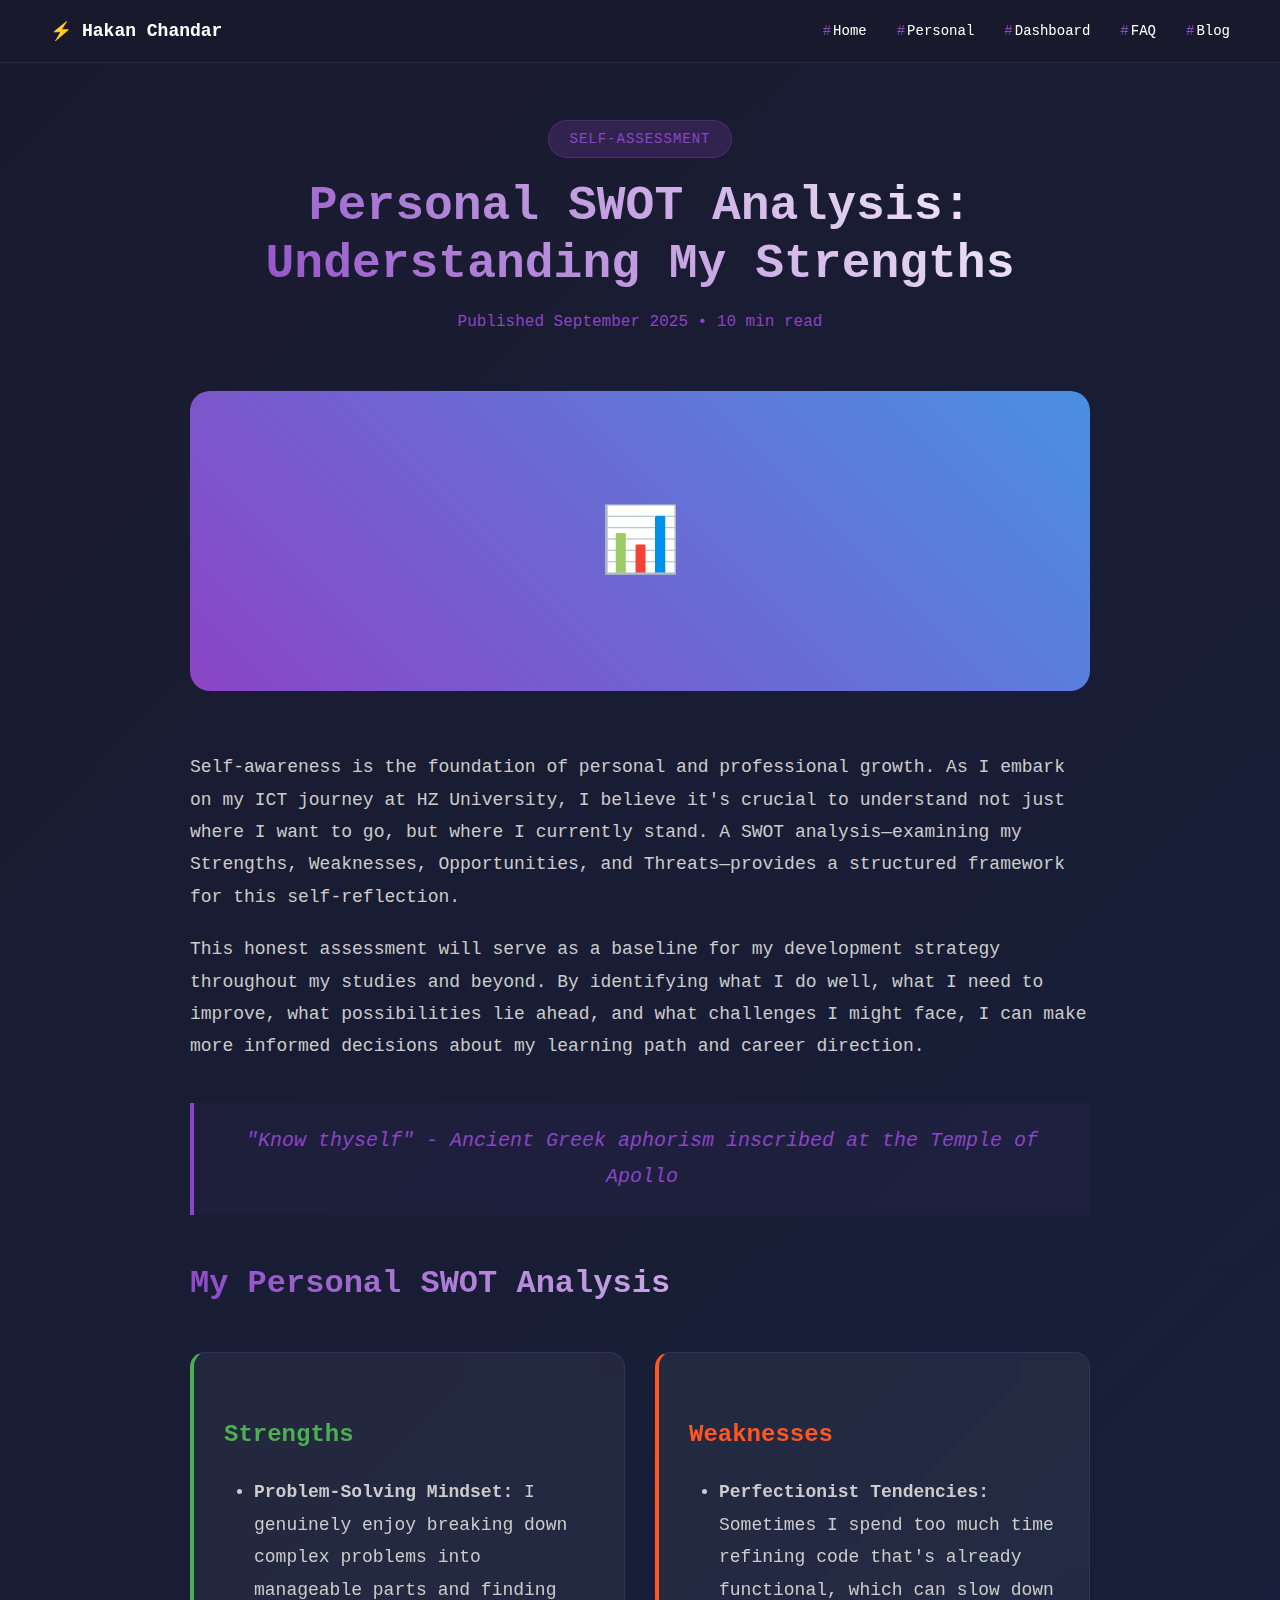
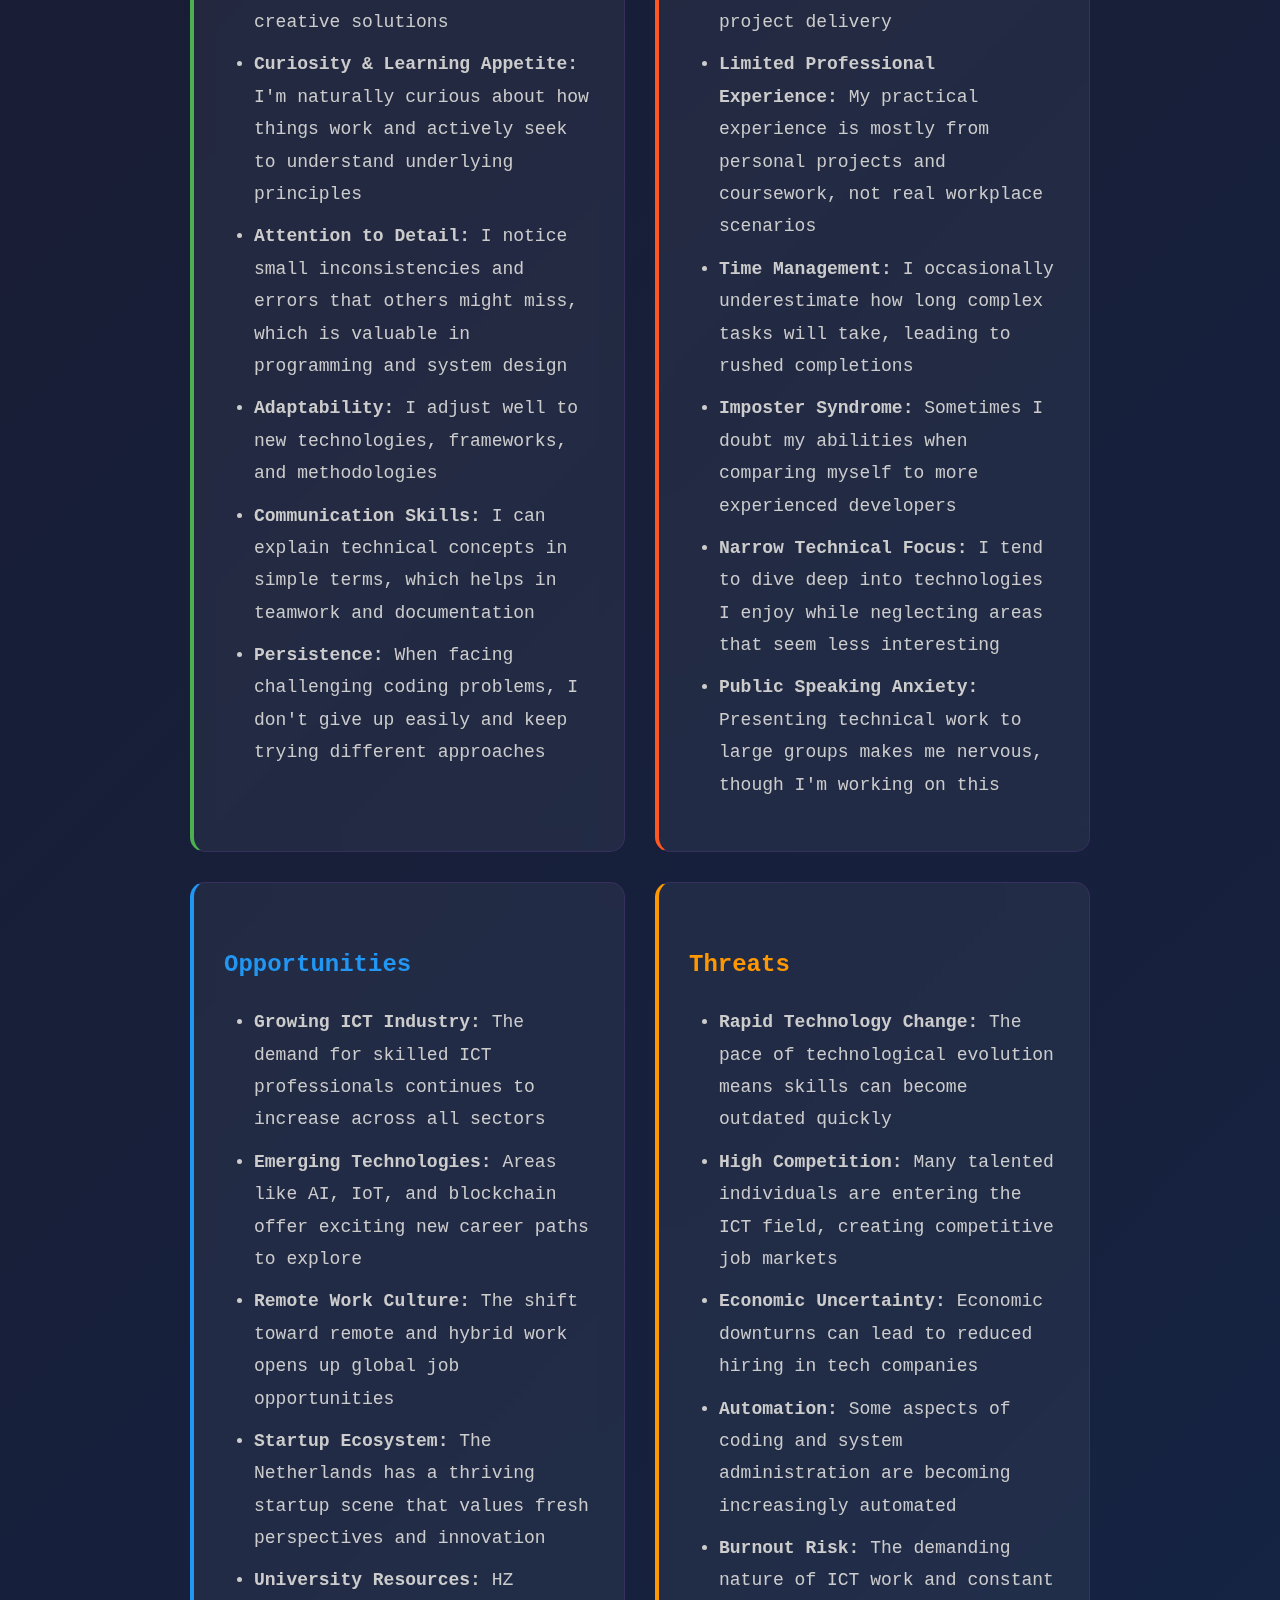
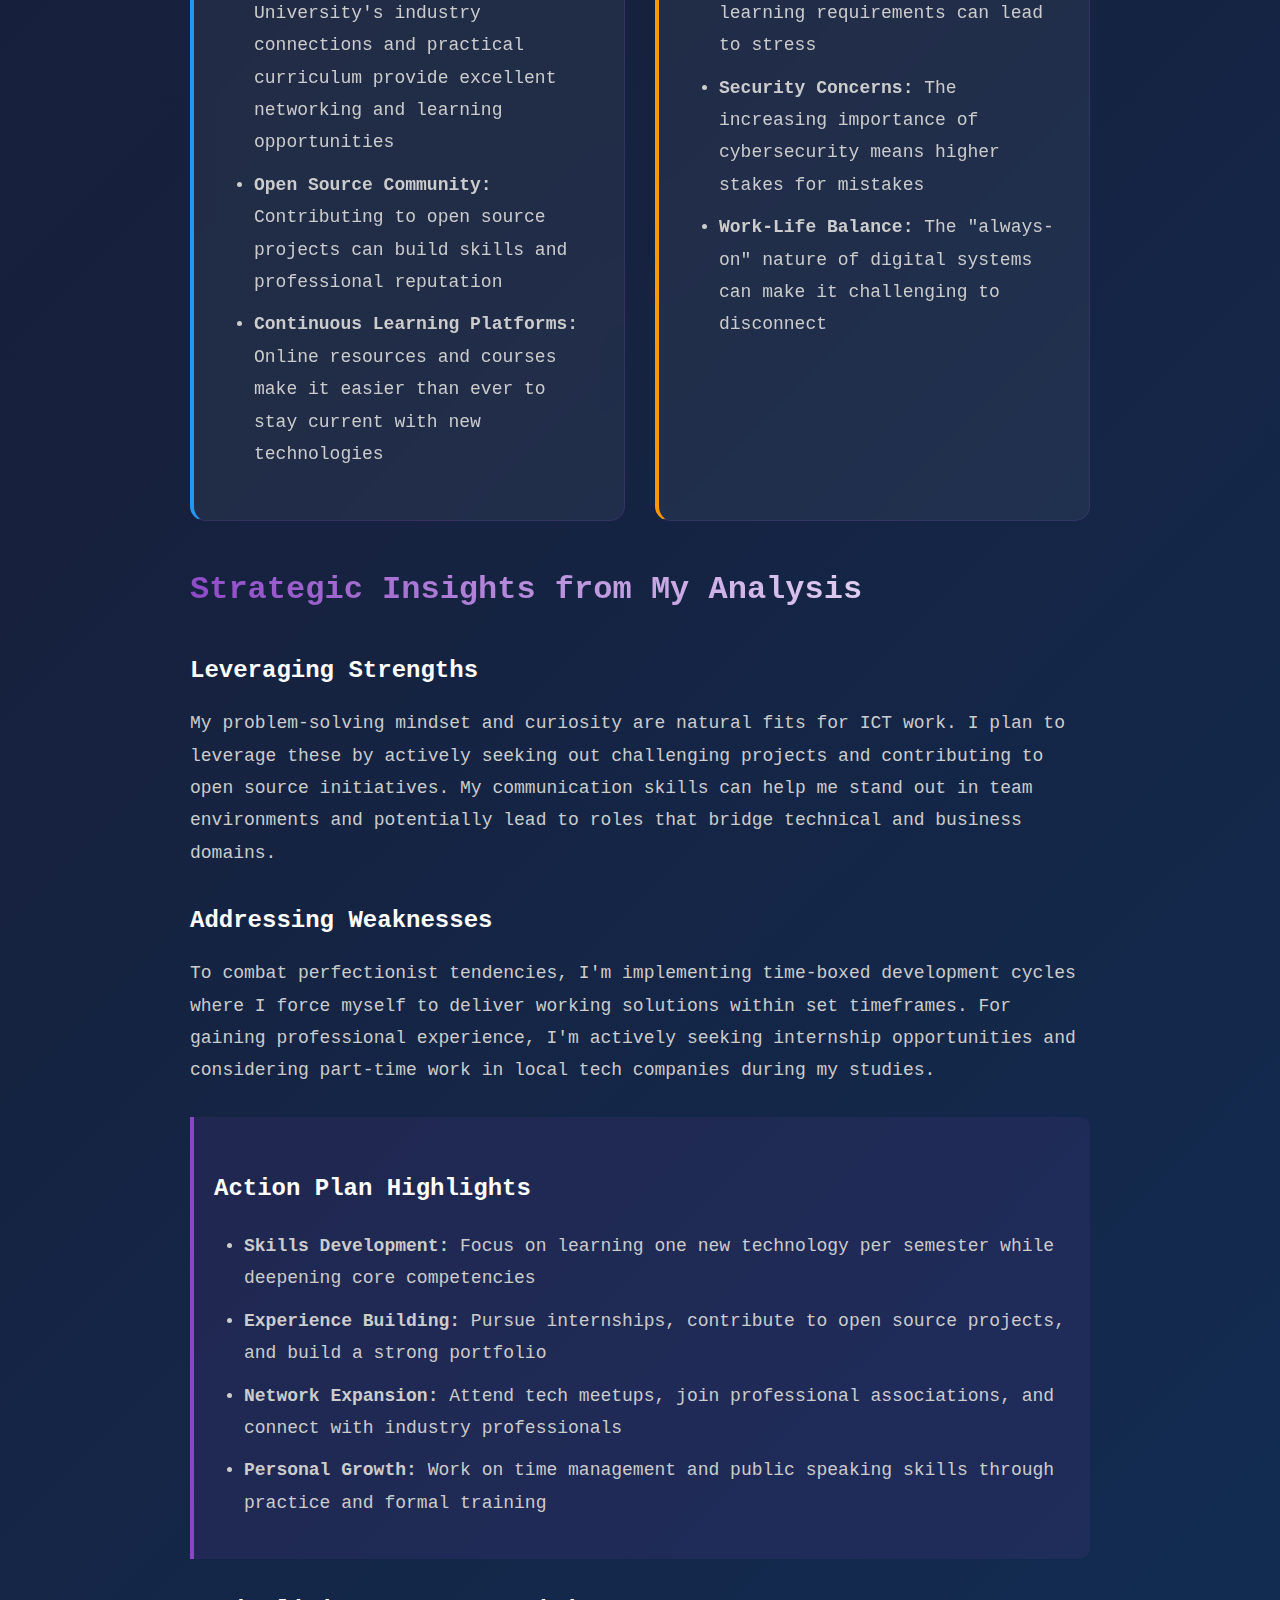
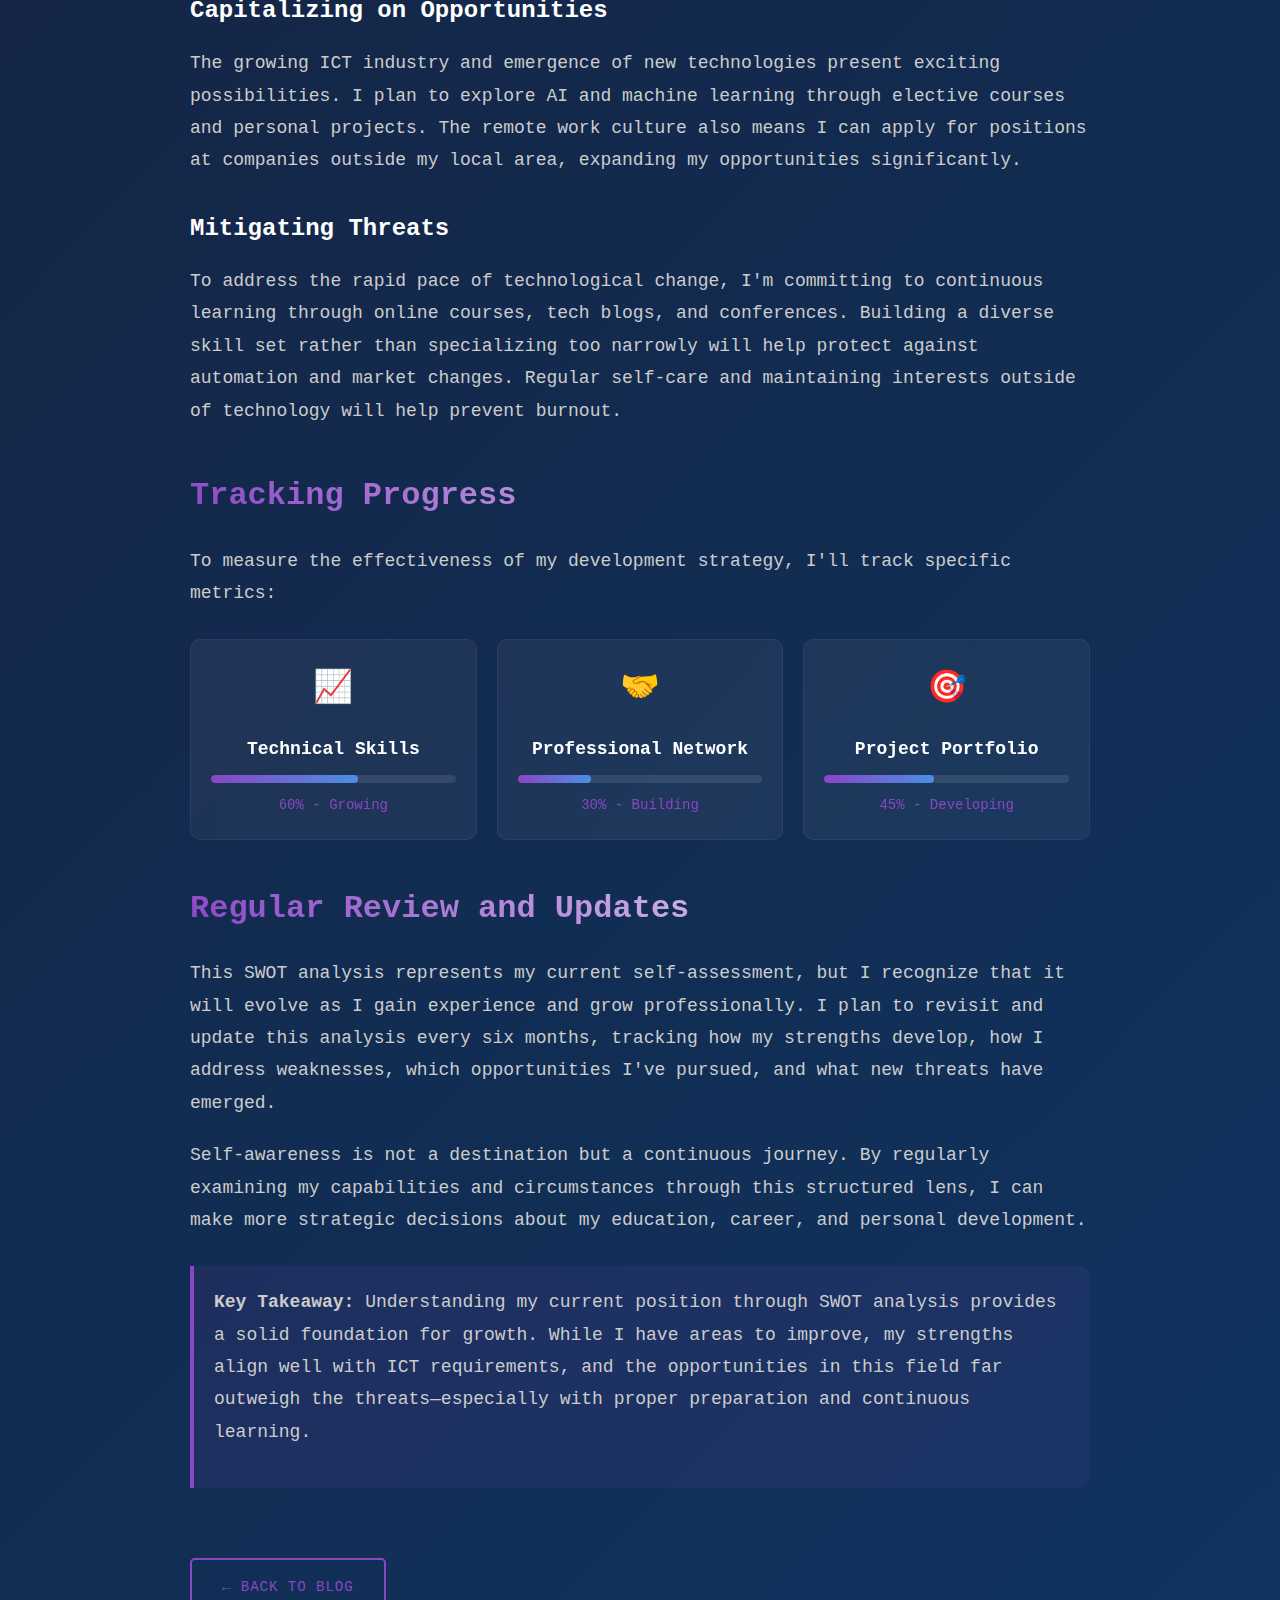
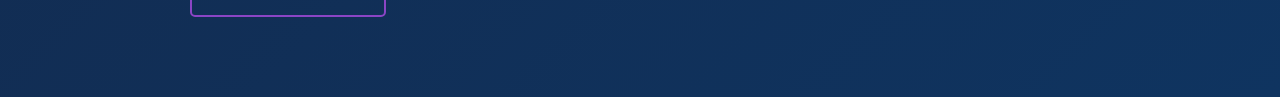
<file: pages/articles/article2.html>
<!DOCTYPE html>
<html lang="en">
<head>
    <title>Personal SWOT Analysis: Understanding My Strengths - Hakan Chandar</title>
    <meta charset="UTF-8">
    <meta name="viewport" content="width=device-width, initial-scale=1.0">
    <meta name="description" content="A comprehensive personal SWOT analysis to identify my strengths, weaknesses, opportunities, and threats as I embark on my ICT journey at HZ University.">
    <link rel="stylesheet" href="../../css/main.css">
    <link rel="stylesheet" href="../../css/article.css">
</head>
<body>
    <div class="floating-shapes">
        <div class="floating-shape"></div>
        <div class="floating-shape"></div>
        <div class="floating-shape"></div>
    </div>

    <nav class="navbar">
        <div class="logo">Hakan Chandar</div>
        <ul class="nav-links">
            <li><a href="../../index.html">Home</a></li>
            <li><a href="../personal.html">Personal</a></li>
            <li><a href="../dashboard.html">Dashboard</a></li>
            <li><a href="../faq.html">FAQ</a></li>
            <li><a href="../blog.html">Blog</a></li>
        </ul>
    </nav>

    <div class="article-container">
        <header class="article-header">
            <span class="article-category">Self-Assessment</span>
            <h1 class="article-title">Personal SWOT Analysis: Understanding My Strengths</h1>
            <div class="article-meta">Published September 2025 • 10 min read</div>
        </header>

        <div class="article-hero">📊</div>

        <div class="article-content">
            <p>
                Self-awareness is the foundation of personal and professional growth. As I embark on my ICT journey at HZ University, I believe it's crucial to understand not just where I want to go, but where I currently stand. A SWOT analysis—examining my Strengths, Weaknesses, Opportunities, and Threats—provides a structured framework for this self-reflection.
            </p>

            <p>
                This honest assessment will serve as a baseline for my development strategy throughout my studies and beyond. By identifying what I do well, what I need to improve, what possibilities lie ahead, and what challenges I might face, I can make more informed decisions about my learning path and career direction.
            </p>

            <div class="quote">
                "Know thyself" - Ancient Greek aphorism inscribed at the Temple of Apollo
            </div>

            <h2>My Personal SWOT Analysis</h2>

            <div class="swot-grid">
                <div class="swot-quadrant strengths">
                    <h3>Strengths</h3>
                    <ul>
                        <li><strong>Problem-Solving Mindset:</strong> I genuinely enjoy breaking down complex problems into manageable parts and finding creative solutions</li>
                        <li><strong>Curiosity & Learning Appetite:</strong> I'm naturally curious about how things work and actively seek to understand underlying principles</li>
                        <li><strong>Attention to Detail:</strong> I notice small inconsistencies and errors that others might miss, which is valuable in programming and system design</li>
                        <li><strong>Adaptability:</strong> I adjust well to new technologies, frameworks, and methodologies</li>
                        <li><strong>Communication Skills:</strong> I can explain technical concepts in simple terms, which helps in teamwork and documentation</li>
                        <li><strong>Persistence:</strong> When facing challenging coding problems, I don't give up easily and keep trying different approaches</li>
                    </ul>
                </div>

                <div class="swot-quadrant weaknesses">
                    <h3>Weaknesses</h3>
                    <ul>
                        <li><strong>Perfectionist Tendencies:</strong> Sometimes I spend too much time refining code that's already functional, which can slow down project delivery</li>
                        <li><strong>Limited Professional Experience:</strong> My practical experience is mostly from personal projects and coursework, not real workplace scenarios</li>
                        <li><strong>Time Management:</strong> I occasionally underestimate how long complex tasks will take, leading to rushed completions</li>
                        <li><strong>Imposter Syndrome:</strong> Sometimes I doubt my abilities when comparing myself to more experienced developers</li>
                        <li><strong>Narrow Technical Focus:</strong> I tend to dive deep into technologies I enjoy while neglecting areas that seem less interesting</li>
                        <li><strong>Public Speaking Anxiety:</strong> Presenting technical work to large groups makes me nervous, though I'm working on this</li>
                    </ul>
                </div>

                <div class="swot-quadrant opportunities">
                    <h3>Opportunities</h3>
                    <ul>
                        <li><strong>Growing ICT Industry:</strong> The demand for skilled ICT professionals continues to increase across all sectors</li>
                        <li><strong>Emerging Technologies:</strong> Areas like AI, IoT, and blockchain offer exciting new career paths to explore</li>
                        <li><strong>Remote Work Culture:</strong> The shift toward remote and hybrid work opens up global job opportunities</li>
                        <li><strong>Startup Ecosystem:</strong> The Netherlands has a thriving startup scene that values fresh perspectives and innovation</li>
                        <li><strong>University Resources:</strong> HZ University's industry connections and practical curriculum provide excellent networking and learning opportunities</li>
                        <li><strong>Open Source Community:</strong> Contributing to open source projects can build skills and professional reputation</li>
                        <li><strong>Continuous Learning Platforms:</strong> Online resources and courses make it easier than ever to stay current with new technologies</li>
                    </ul>
                </div>

                <div class="swot-quadrant threats">
                    <h3>Threats</h3>
                    <ul>
                        <li><strong>Rapid Technology Change:</strong> The pace of technological evolution means skills can become outdated quickly</li>
                        <li><strong>High Competition:</strong> Many talented individuals are entering the ICT field, creating competitive job markets</li>
                        <li><strong>Economic Uncertainty:</strong> Economic downturns can lead to reduced hiring in tech companies</li>
                        <li><strong>Automation:</strong> Some aspects of coding and system administration are becoming increasingly automated</li>
                        <li><strong>Burnout Risk:</strong> The demanding nature of ICT work and constant learning requirements can lead to stress</li>
                        <li><strong>Security Concerns:</strong> The increasing importance of cybersecurity means higher stakes for mistakes</li>
                        <li><strong>Work-Life Balance:</strong> The "always-on" nature of digital systems can make it challenging to disconnect</li>
                    </ul>
                </div>
            </div>

            <h2>Strategic Insights from My Analysis</h2>

            <h3>Leveraging Strengths</h3>
            <p>
                My problem-solving mindset and curiosity are natural fits for ICT work. I plan to leverage these by actively seeking out challenging projects and contributing to open source initiatives. My communication skills can help me stand out in team environments and potentially lead to roles that bridge technical and business domains.
            </p>

            <h3>Addressing Weaknesses</h3>
            <p>
                To combat perfectionist tendencies, I'm implementing time-boxed development cycles where I force myself to deliver working solutions within set timeframes. For gaining professional experience, I'm actively seeking internship opportunities and considering part-time work in local tech companies during my studies.
            </p>

            <div class="highlight-box">
                <h3>Action Plan Highlights</h3>
                <ul>
                    <li><strong>Skills Development:</strong> Focus on learning one new technology per semester while deepening core competencies</li>
                    <li><strong>Experience Building:</strong> Pursue internships, contribute to open source projects, and build a strong portfolio</li>
                    <li><strong>Network Expansion:</strong> Attend tech meetups, join professional associations, and connect with industry professionals</li>
                    <li><strong>Personal Growth:</strong> Work on time management and public speaking skills through practice and formal training</li>
                </ul>
            </div>

            <h3>Capitalizing on Opportunities</h3>
            <p>
                The growing ICT industry and emergence of new technologies present exciting possibilities. I plan to explore AI and machine learning through elective courses and personal projects. The remote work culture also means I can apply for positions at companies outside my local area, expanding my opportunities significantly.
            </p>

            <h3>Mitigating Threats</h3>
            <p>
                To address the rapid pace of technological change, I'm committing to continuous learning through online courses, tech blogs, and conferences. Building a diverse skill set rather than specializing too narrowly will help protect against automation and market changes. Regular self-care and maintaining interests outside of technology will help prevent burnout.
            </p>

            <h2>Tracking Progress</h2>
            <p>
                To measure the effectiveness of my development strategy, I'll track specific metrics:
            </p>

            <div class="skills-grid">
                <div class="skill-item">
                    <span class="skill-icon">📈</span>
                    <div class="skill-name">Technical Skills</div>
                    <div class="progress-bar">
                        <div class="progress-fill" style="width: 60%;"></div>
                    </div>
                    <div class="skill-level">60% - Growing</div>
                </div>
                <div class="skill-item">
                    <span class="skill-icon">🤝</span>
                    <div class="skill-name">Professional Network</div>
                    <div class="progress-bar">
                        <div class="progress-fill" style="width: 30%;"></div>
                    </div>
                    <div class="skill-level">30% - Building</div>
                </div>
                <div class="skill-item">
                    <span class="skill-icon">🎯</span>
                    <div class="skill-name">Project Portfolio</div>
                    <div class="progress-bar">
                        <div class="progress-fill" style="width: 45%;"></div>
                    </div>
                    <div class="skill-level">45% - Developing</div>
                </div>
            </div>

            <h2>Regular Review and Updates</h2>
            <p>
                This SWOT analysis represents my current self-assessment, but I recognize that it will evolve as I gain experience and grow professionally. I plan to revisit and update this analysis every six months, tracking how my strengths develop, how I address weaknesses, which opportunities I've pursued, and what new threats have emerged.
            </p>

            <p>
                Self-awareness is not a destination but a continuous journey. By regularly examining my capabilities and circumstances through this structured lens, I can make more strategic decisions about my education, career, and personal development.
            </p>

            <div class="highlight-box">
                <p><strong>Key Takeaway:</strong> Understanding my current position through SWOT analysis provides a solid foundation for growth. While I have areas to improve, my strengths align well with ICT requirements, and the opportunities in this field far outweigh the threats—especially with proper preparation and continuous learning.</p>
            </div>

            <a href="../blog.html" class="back-btn">← Back to Blog</a>
        </div>
    </div>
</body>
</html>
</file>
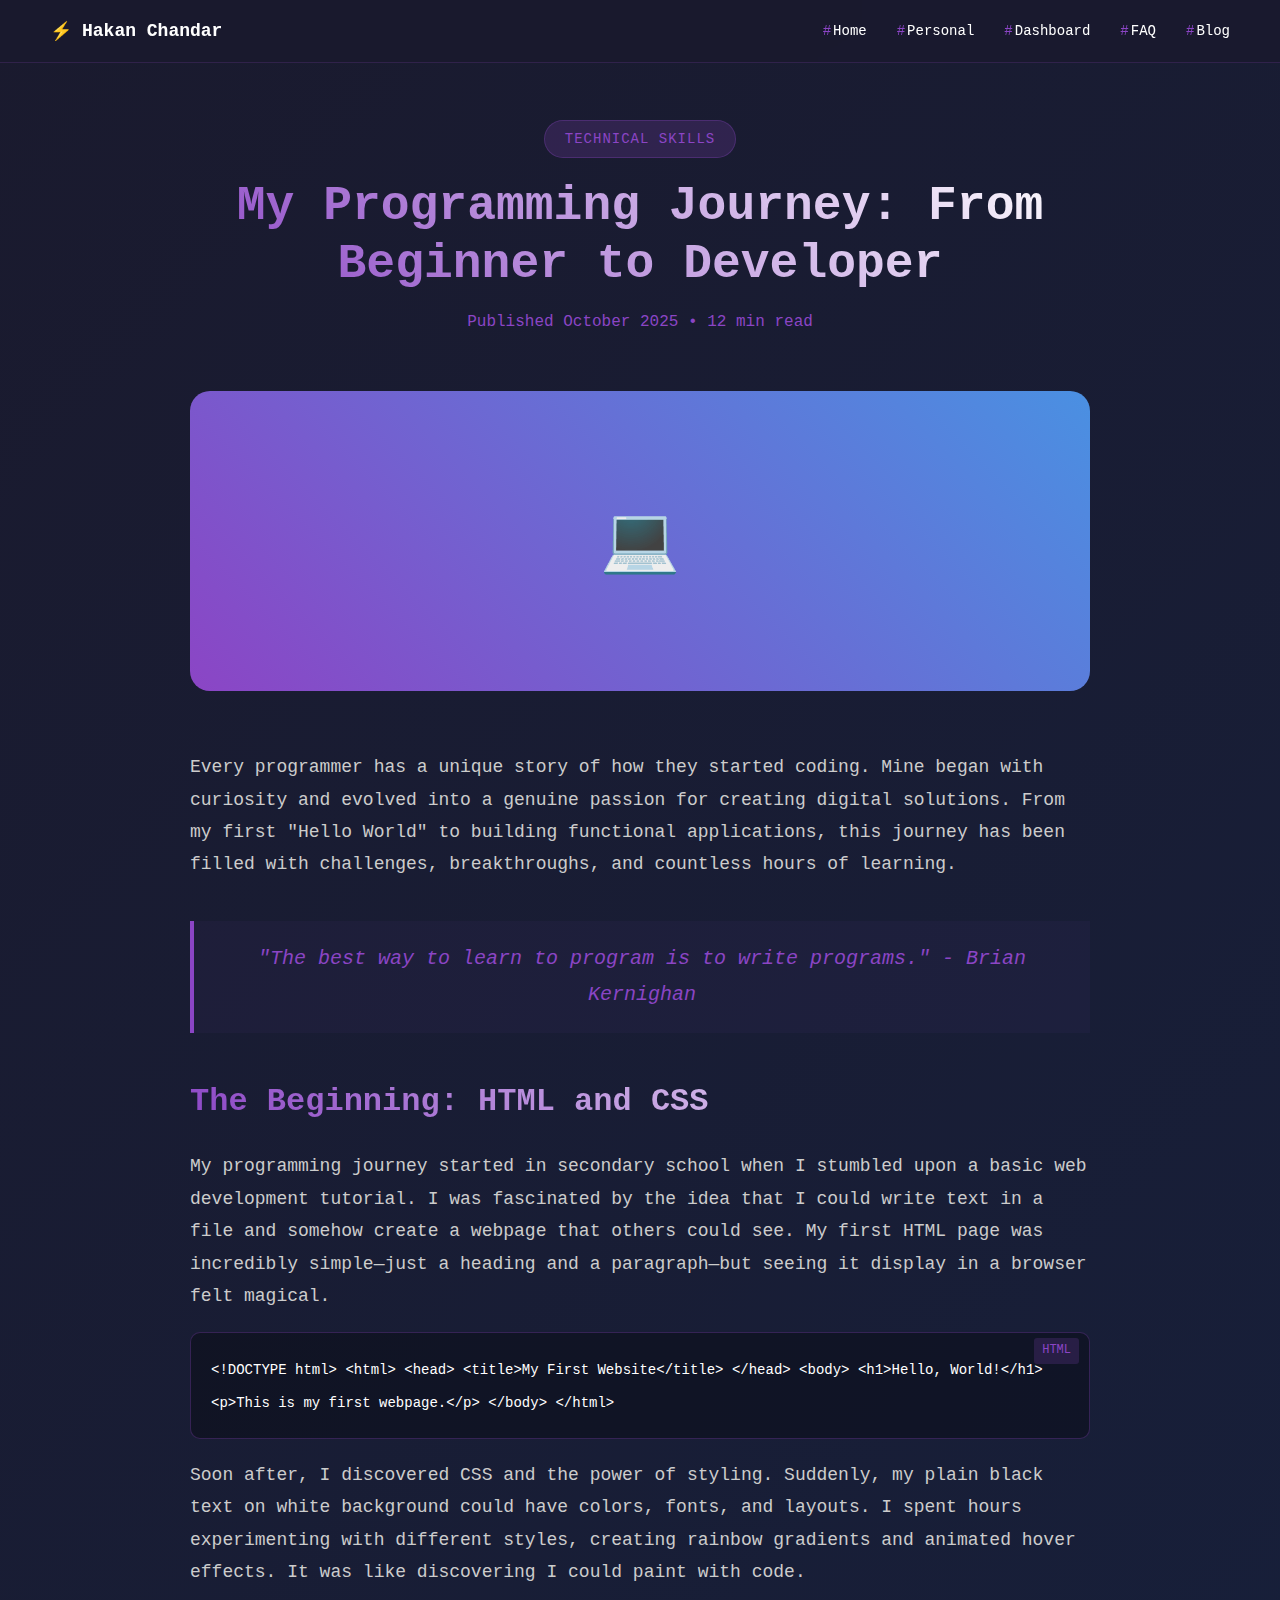
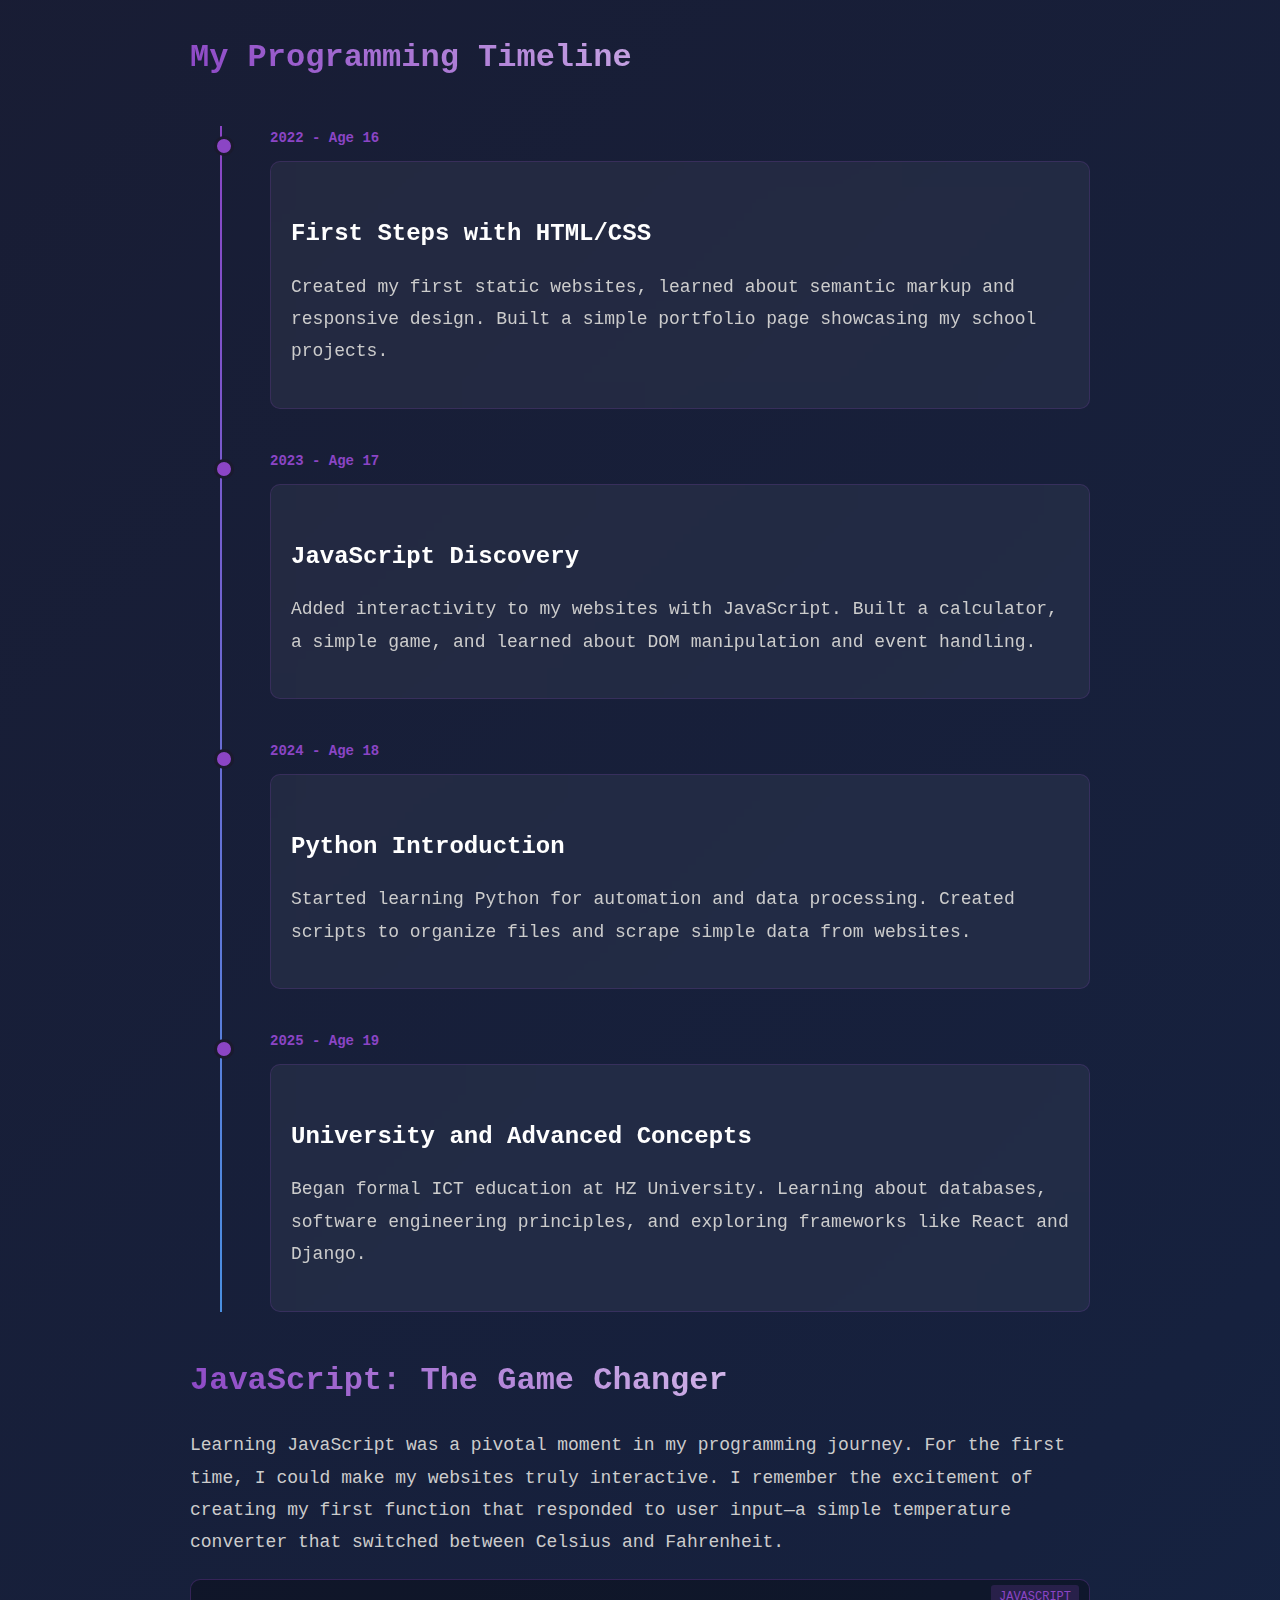
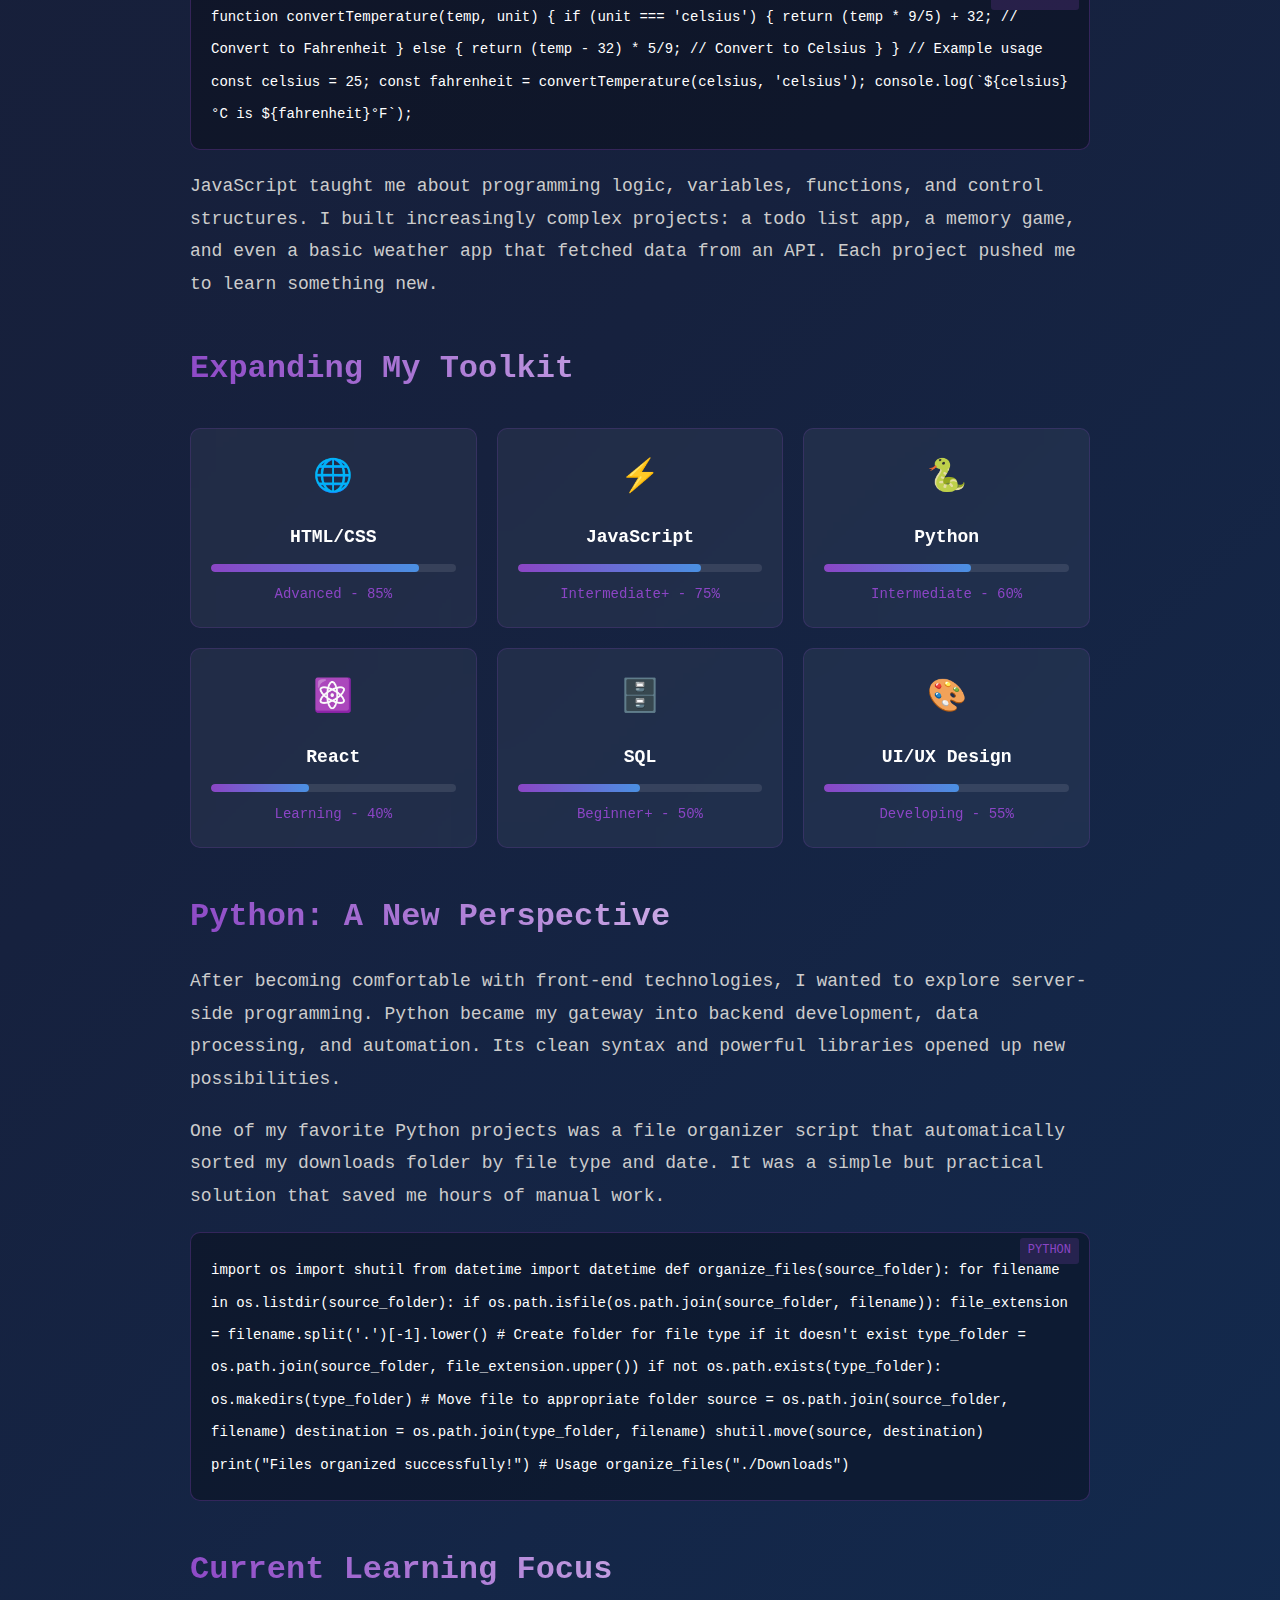
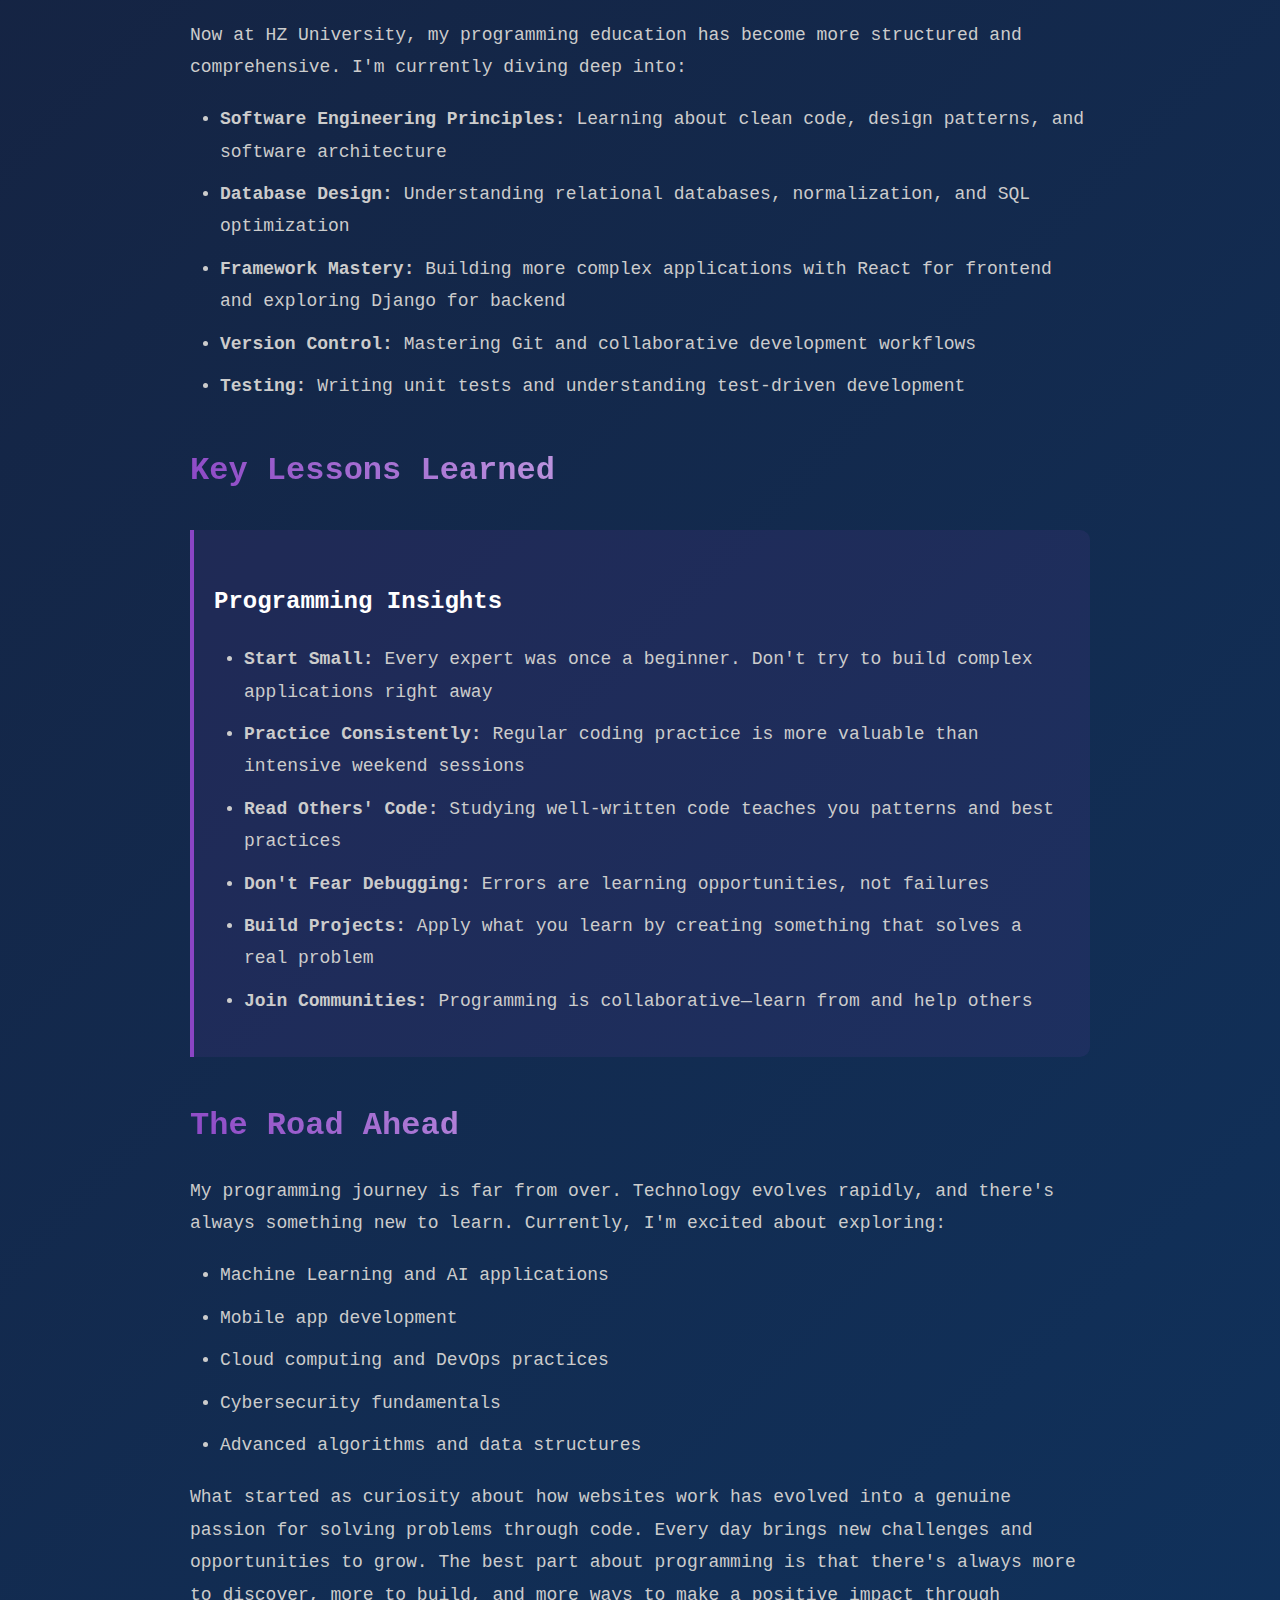
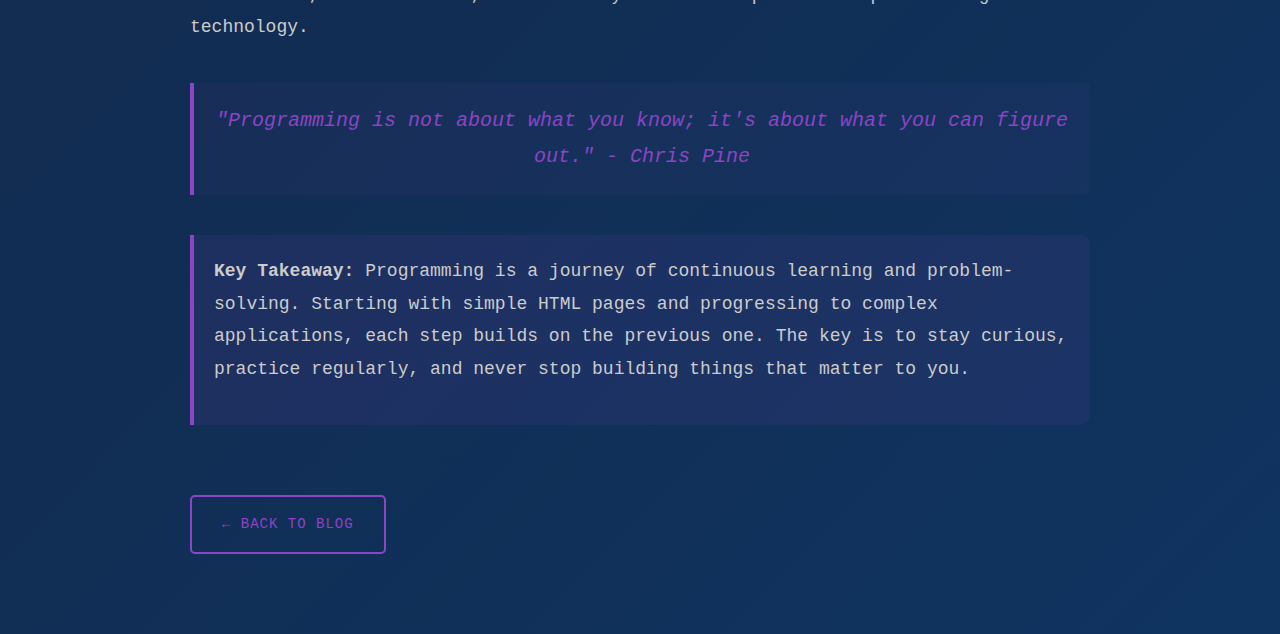
<file: pages/articles/article3.html>
<!DOCTYPE html>
<html lang="en">
<head>
    <meta charset="UTF-8">
    <meta name="viewport" content="width=device-width, initial-scale=1.0">
    <title>My Programming Journey: From Beginner to Developer - Hakan Chandar</title>
    <meta name="description" content="A detailed account of my programming journey, highlighting key milestones, challenges, and achievements as I progressed from a beginner to a developer.">
    <link rel="stylesheet" href="../../css/main.css">
    <link rel="stylesheet" href="../../css/article.css">
    <link rel="icon" href="../../images/hz-green.png">
</head>
<body>
    <div class="floating-shapes">
        <div class="floating-shape"></div>
        <div class="floating-shape"></div>
        <div class="floating-shape"></div>
    </div>

    <nav class="navbar">
        <div class="logo">Hakan Chandar</div>
        <ul class="nav-links">
            <li><a href="../../index.html">Home</a></li>
            <li><a href="../personal.html">Personal</a></li>
            <li><a href="../dashboard.html">Dashboard</a></li>
            <li><a href="../faq.html">FAQ</a></li>
            <li><a href="../blog.html">Blog</a></li>
        </ul>
    </nav>

    <div class="article-container">
        <header class="article-header">
            <span class="article-category">Technical Skills</span>
            <h1 class="article-title">My Programming Journey: From Beginner to Developer</h1>
            <div class="article-meta">Published October 2025 • 12 min read</div>
        </header>

        <div class="article-hero">💻</div>

        <div class="article-content">
            <p>
                Every programmer has a unique story of how they started coding. Mine began with curiosity and evolved into a genuine passion for creating digital solutions. From my first "Hello World" to building functional applications, this journey has been filled with challenges, breakthroughs, and countless hours of learning.
            </p>

            <div class="quote">
                "The best way to learn to program is to write programs." - Brian Kernighan
            </div>

            <h2>The Beginning: HTML and CSS</h2>
            <p>
                My programming journey started in secondary school when I stumbled upon a basic web development tutorial. I was fascinated by the idea that I could write text in a file and somehow create a webpage that others could see. My first HTML page was incredibly simple—just a heading and a paragraph—but seeing it display in a browser felt magical.
            </p>

            <div class="code-block" data-language="html">
<code>&lt;!DOCTYPE html&gt;
&lt;html&gt;
&lt;head&gt;
    &lt;title&gt;My First Website&lt;/title&gt;
&lt;/head&gt;
&lt;body&gt;
    &lt;h1&gt;Hello, World!&lt;/h1&gt;
    &lt;p&gt;This is my first webpage.&lt;/p&gt;
&lt;/body&gt;
&lt;/html&gt;</code>
            </div>

            <p>
                Soon after, I discovered CSS and the power of styling. Suddenly, my plain black text on white background could have colors, fonts, and layouts. I spent hours experimenting with different styles, creating rainbow gradients and animated hover effects. It was like discovering I could paint with code.
            </p>

            <h2>My Programming Timeline</h2>

            <div class="timeline">
                <div class="timeline-item">
                    <div class="timeline-date">2022 - Age 16</div>
                    <div class="timeline-content">
                        <h3>First Steps with HTML/CSS</h3>
                        <p>Created my first static websites, learned about semantic markup and responsive design. Built a simple portfolio page showcasing my school projects.</p>
                    </div>
                </div>

                <div class="timeline-item">
                    <div class="timeline-date">2023 - Age 17</div>
                    <div class="timeline-content">
                        <h3>JavaScript Discovery</h3>
                        <p>Added interactivity to my websites with JavaScript. Built a calculator, a simple game, and learned about DOM manipulation and event handling.</p>
                    </div>
                </div>

                <div class="timeline-item">
                    <div class="timeline-date">2024 - Age 18</div>
                    <div class="timeline-content">
                        <h3>Python Introduction</h3>
                        <p>Started learning Python for automation and data processing. Created scripts to organize files and scrape simple data from websites.</p>
                    </div>
                </div>

                <div class="timeline-item">
                    <div class="timeline-date">2025 - Age 19</div>
                    <div class="timeline-content">
                        <h3>University and Advanced Concepts</h3>
                        <p>Began formal ICT education at HZ University. Learning about databases, software engineering principles, and exploring frameworks like React and Django.</p>
                    </div>
                </div>
            </div>

            <h2>JavaScript: The Game Changer</h2>
            <p>
                Learning JavaScript was a pivotal moment in my programming journey. For the first time, I could make my websites truly interactive. I remember the excitement of creating my first function that responded to user input—a simple temperature converter that switched between Celsius and Fahrenheit.
            </p>

            <div class="code-block" data-language="javascript">
<code>function convertTemperature(temp, unit) {
    if (unit === 'celsius') {
        return (temp * 9/5) + 32; // Convert to Fahrenheit
    } else {
        return (temp - 32) * 5/9; // Convert to Celsius
    }
}

// Example usage
const celsius = 25;
const fahrenheit = convertTemperature(celsius, 'celsius');
console.log(`${celsius}°C is ${fahrenheit}°F`);</code>
            </div>

            <p>
                JavaScript taught me about programming logic, variables, functions, and control structures. I built increasingly complex projects: a todo list app, a memory game, and even a basic weather app that fetched data from an API. Each project pushed me to learn something new.
            </p>

            <h2>Expanding My Toolkit</h2>

            <div class="skills-grid">
                <div class="skill-item">
                    <span class="skill-icon">🌐</span>
                    <div class="skill-name">HTML/CSS</div>
                    <div class="progress-bar">
                        <div class="progress-fill" style="width: 85%;"></div>
                    </div>
                    <div class="skill-level">Advanced - 85%</div>
                </div>
                
                <div class="skill-item">
                    <span class="skill-icon">⚡</span>
                    <div class="skill-name">JavaScript</div>
                    <div class="progress-bar">
                        <div class="progress-fill" style="width: 75%;"></div>
                    </div>
                    <div class="skill-level">Intermediate+ - 75%</div>
                </div>
                
                <div class="skill-item">
                    <span class="skill-icon">🐍</span>
                    <div class="skill-name">Python</div>
                    <div class="progress-bar">
                        <div class="progress-fill" style="width: 60%;"></div>
                    </div>
                    <div class="skill-level">Intermediate - 60%</div>
                </div>
                
                <div class="skill-item">
                    <span class="skill-icon">⚛️</span>
                    <div class="skill-name">React</div>
                    <div class="progress-bar">
                        <div class="progress-fill" style="width: 40%;"></div>
                    </div>
                    <div class="skill-level">Learning - 40%</div>
                </div>
                
                <div class="skill-item">
                    <span class="skill-icon">🗄️</span>
                    <div class="skill-name">SQL</div>
                    <div class="progress-bar">
                        <div class="progress-fill" style="width: 50%;"></div>
                    </div>
                    <div class="skill-level">Beginner+ - 50%</div>
                </div>
                
                <div class="skill-item">
                    <span class="skill-icon">🎨</span>
                    <div class="skill-name">UI/UX Design</div>
                    <div class="progress-bar">
                        <div class="progress-fill" style="width: 55%;"></div>
                    </div>
                    <div class="skill-level">Developing - 55%</div>
                </div>
            </div>

            <h2>Python: A New Perspective</h2>
            <p>
                After becoming comfortable with front-end technologies, I wanted to explore server-side programming. Python became my gateway into backend development, data processing, and automation. Its clean syntax and powerful libraries opened up new possibilities.
            </p>

            <p>
                One of my favorite Python projects was a file organizer script that automatically sorted my downloads folder by file type and date. It was a simple but practical solution that saved me hours of manual work.
            </p>

            <div class="code-block" data-language="python">
<code>import os
import shutil
from datetime import datetime

def organize_files(source_folder):
    for filename in os.listdir(source_folder):
        if os.path.isfile(os.path.join(source_folder, filename)):
            file_extension = filename.split('.')[-1].lower()
            
            # Create folder for file type if it doesn't exist
            type_folder = os.path.join(source_folder, file_extension.upper())
            if not os.path.exists(type_folder):
                os.makedirs(type_folder)
            
            # Move file to appropriate folder
            source = os.path.join(source_folder, filename)
            destination = os.path.join(type_folder, filename)
            shutil.move(source, destination)
            
    print("Files organized successfully!")

# Usage
organize_files("./Downloads")</code>
            </div>

            <h2>Current Learning Focus</h2>
            <p>
                Now at HZ University, my programming education has become more structured and comprehensive. I'm currently diving deep into:
            </p>

            <ul>
                <li><strong>Software Engineering Principles:</strong> Learning about clean code, design patterns, and software architecture</li>
                <li><strong>Database Design:</strong> Understanding relational databases, normalization, and SQL optimization</li>
                <li><strong>Framework Mastery:</strong> Building more complex applications with React for frontend and exploring Django for backend</li>
                <li><strong>Version Control:</strong> Mastering Git and collaborative development workflows</li>
                <li><strong>Testing:</strong> Writing unit tests and understanding test-driven development</li>
            </ul>

            <h2>Key Lessons Learned</h2>

            <div class="highlight-box">
                <h3>Programming Insights</h3>
                <ul>
                    <li><strong>Start Small:</strong> Every expert was once a beginner. Don't try to build complex applications right away</li>
                    <li><strong>Practice Consistently:</strong> Regular coding practice is more valuable than intensive weekend sessions</li>
                    <li><strong>Read Others' Code:</strong> Studying well-written code teaches you patterns and best practices</li>
                    <li><strong>Don't Fear Debugging:</strong> Errors are learning opportunities, not failures</li>
                    <li><strong>Build Projects:</strong> Apply what you learn by creating something that solves a real problem</li>
                    <li><strong>Join Communities:</strong> Programming is collaborative—learn from and help others</li>
                </ul>
            </div>

            <h2>The Road Ahead</h2>
            <p>
                My programming journey is far from over. Technology evolves rapidly, and there's always something new to learn. Currently, I'm excited about exploring:
            </p>

            <ul>
                <li>Machine Learning and AI applications</li>
                <li>Mobile app development</li>
                <li>Cloud computing and DevOps practices</li>
                <li>Cybersecurity fundamentals</li>
                <li>Advanced algorithms and data structures</li>
            </ul>

            <p>
                What started as curiosity about how websites work has evolved into a genuine passion for solving problems through code. Every day brings new challenges and opportunities to grow. The best part about programming is that there's always more to discover, more to build, and more ways to make a positive impact through technology.
            </p>

            <div class="quote">
                "Programming is not about what you know; it's about what you can figure out." - Chris Pine
            </div>

            <div class="highlight-box">
                <p><strong>Key Takeaway:</strong> Programming is a journey of continuous learning and problem-solving. Starting with simple HTML pages and progressing to complex applications, each step builds on the previous one. The key is to stay curious, practice regularly, and never stop building things that matter to you.</p>
            </div>

            <a href="../blog.html" class="back-btn">← Back to Blog</a>
        </div>
    </div>
</body>
</html>
</file>
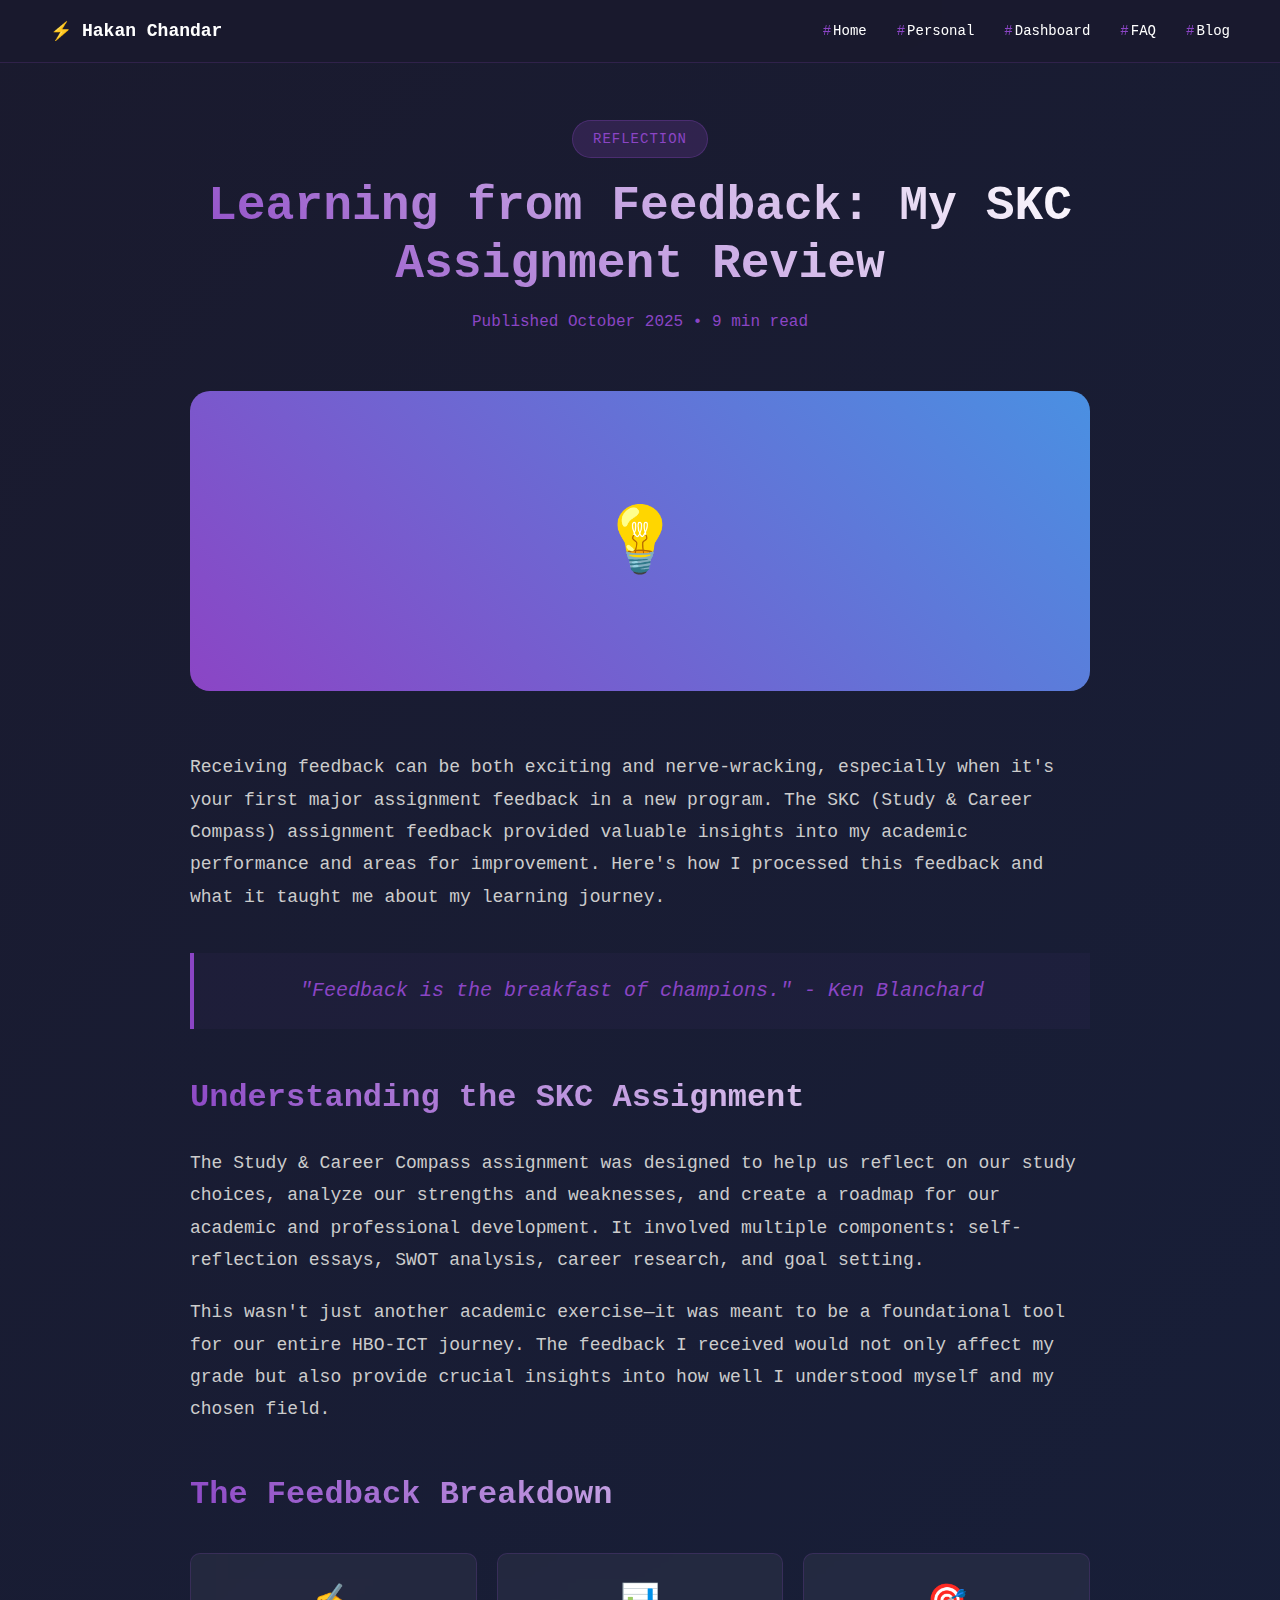
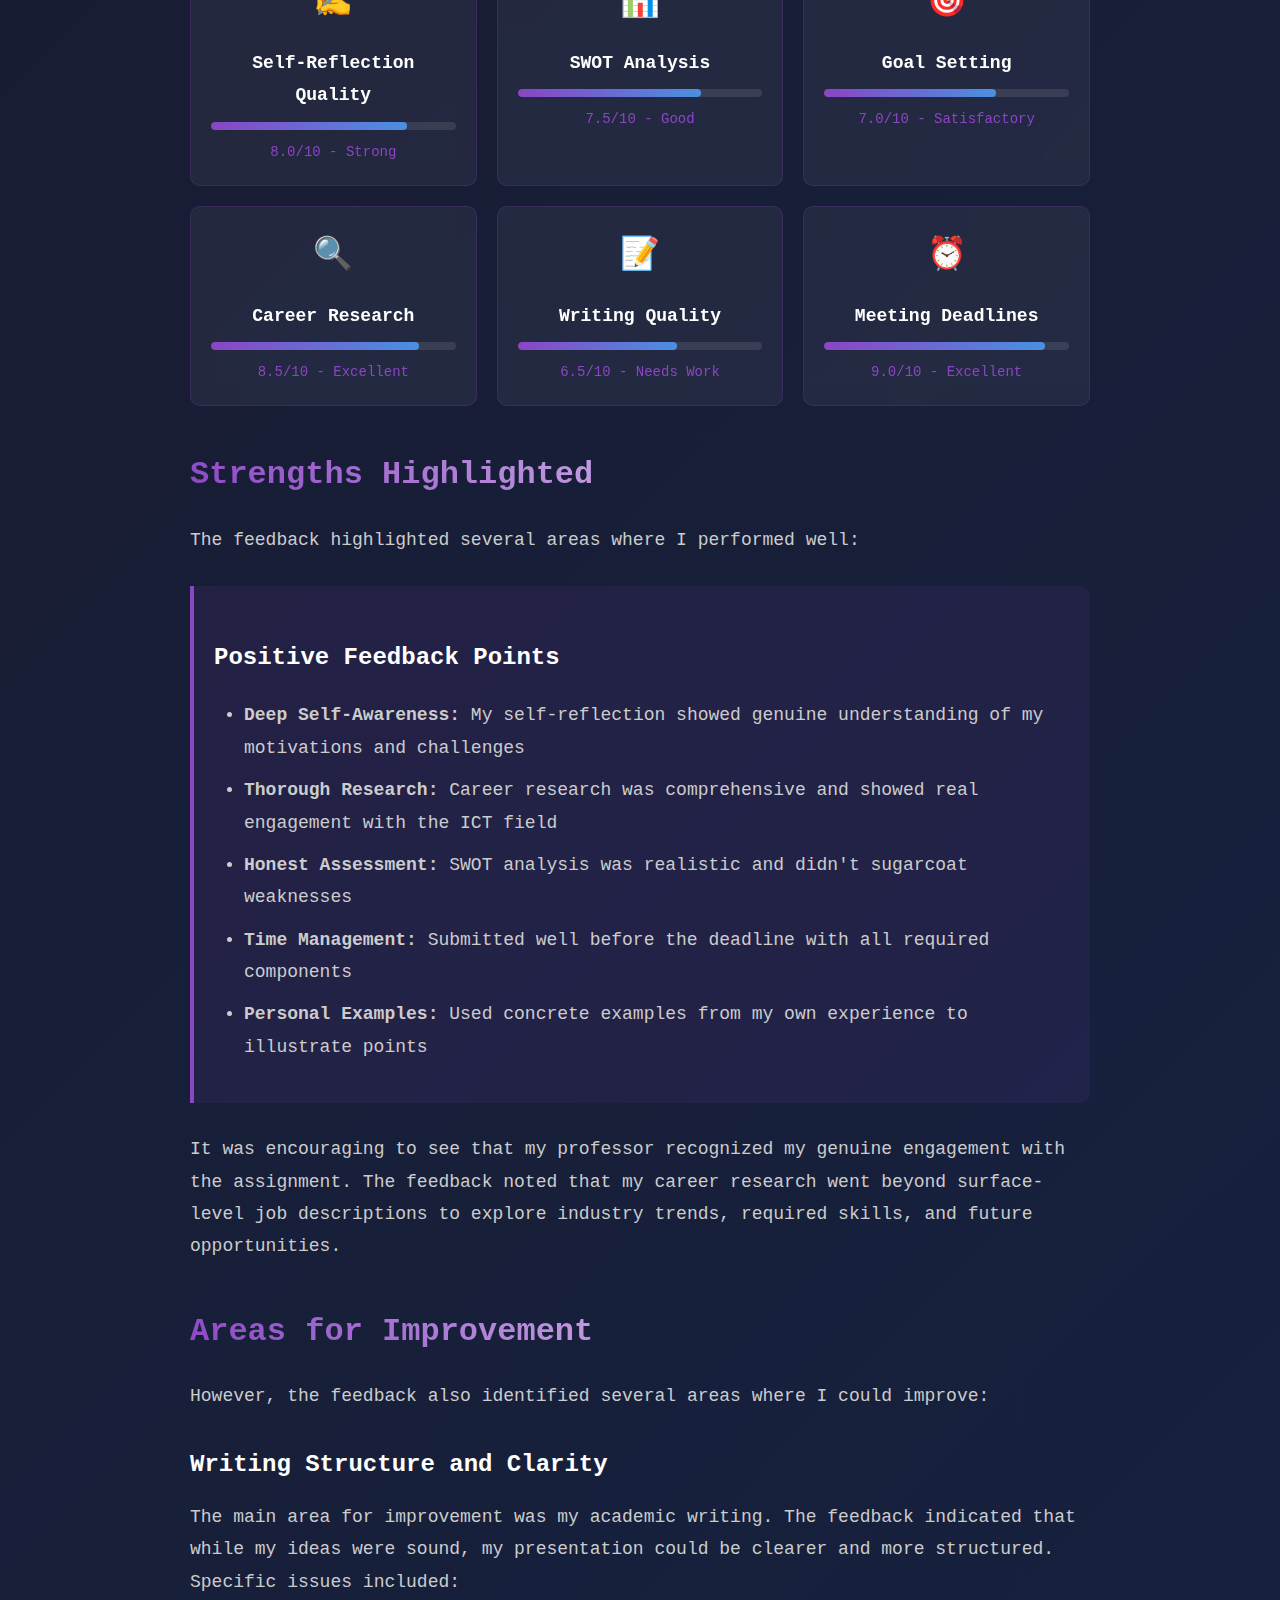
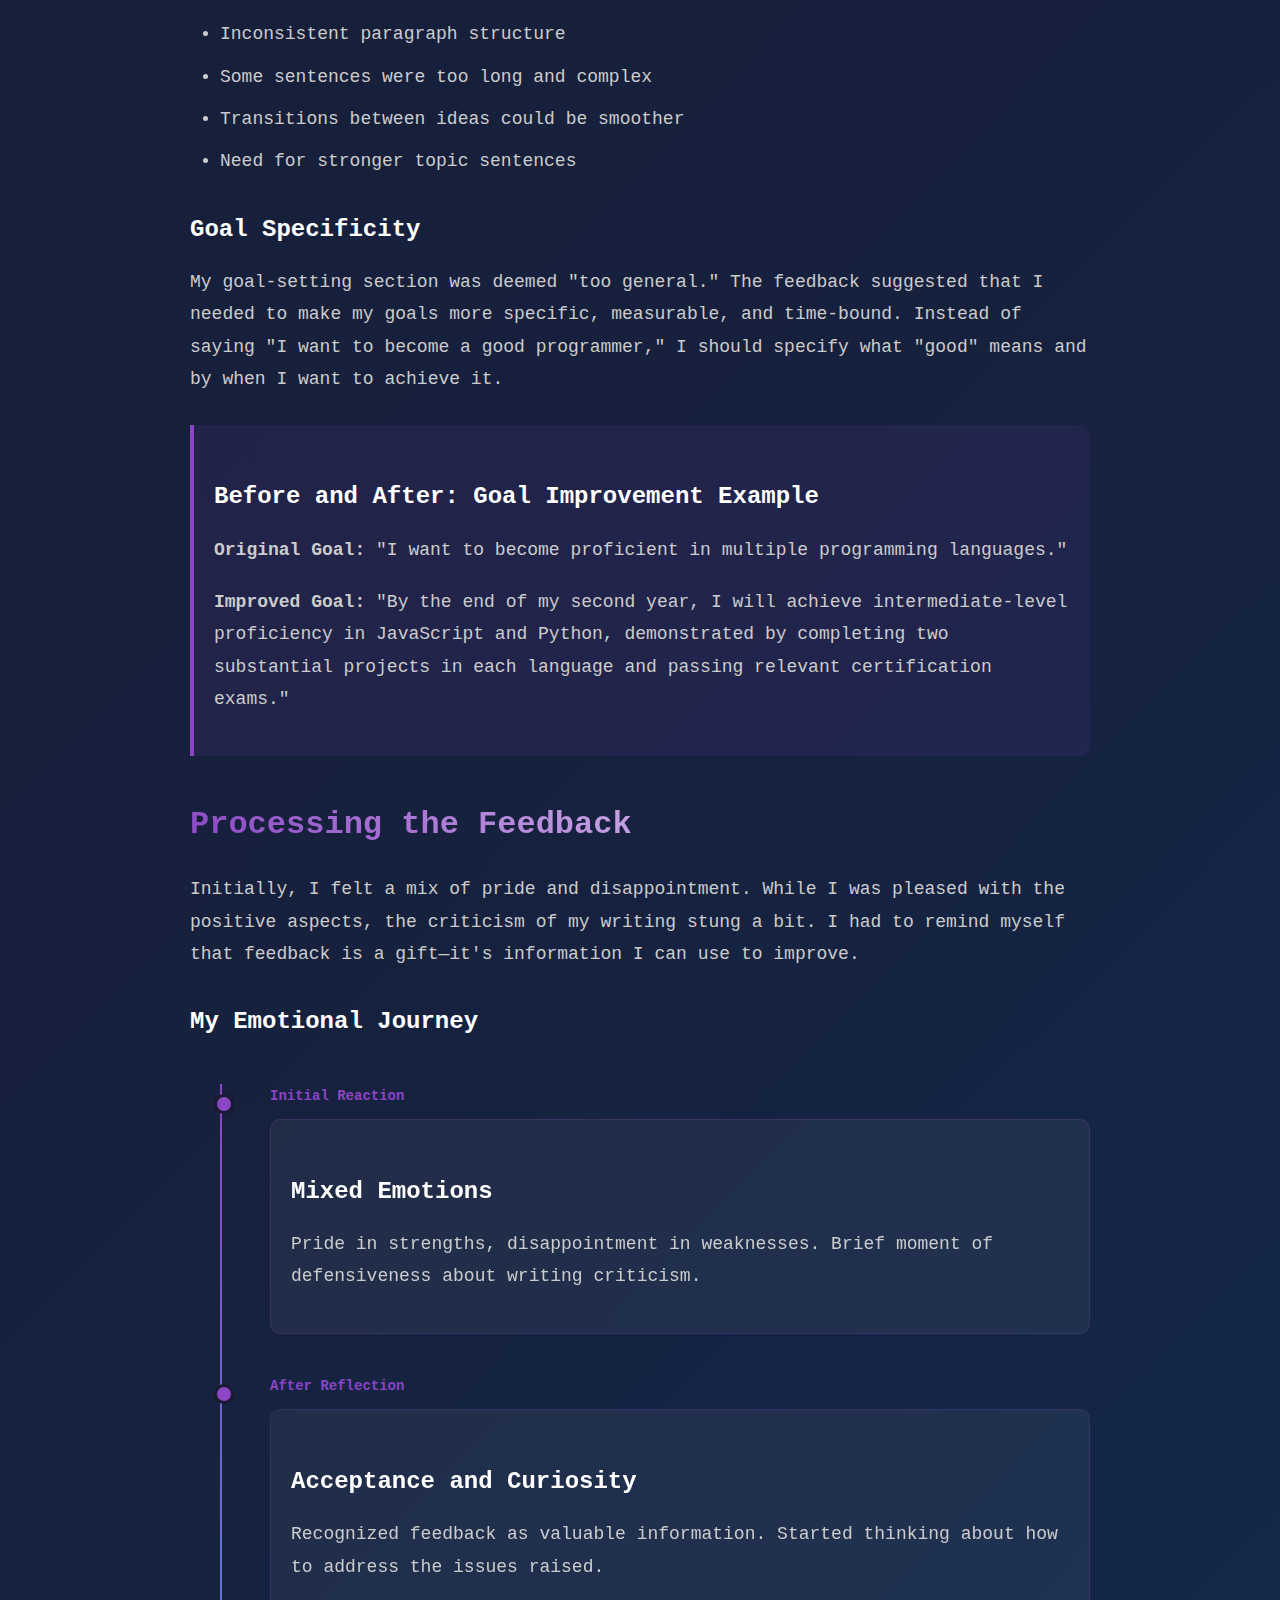
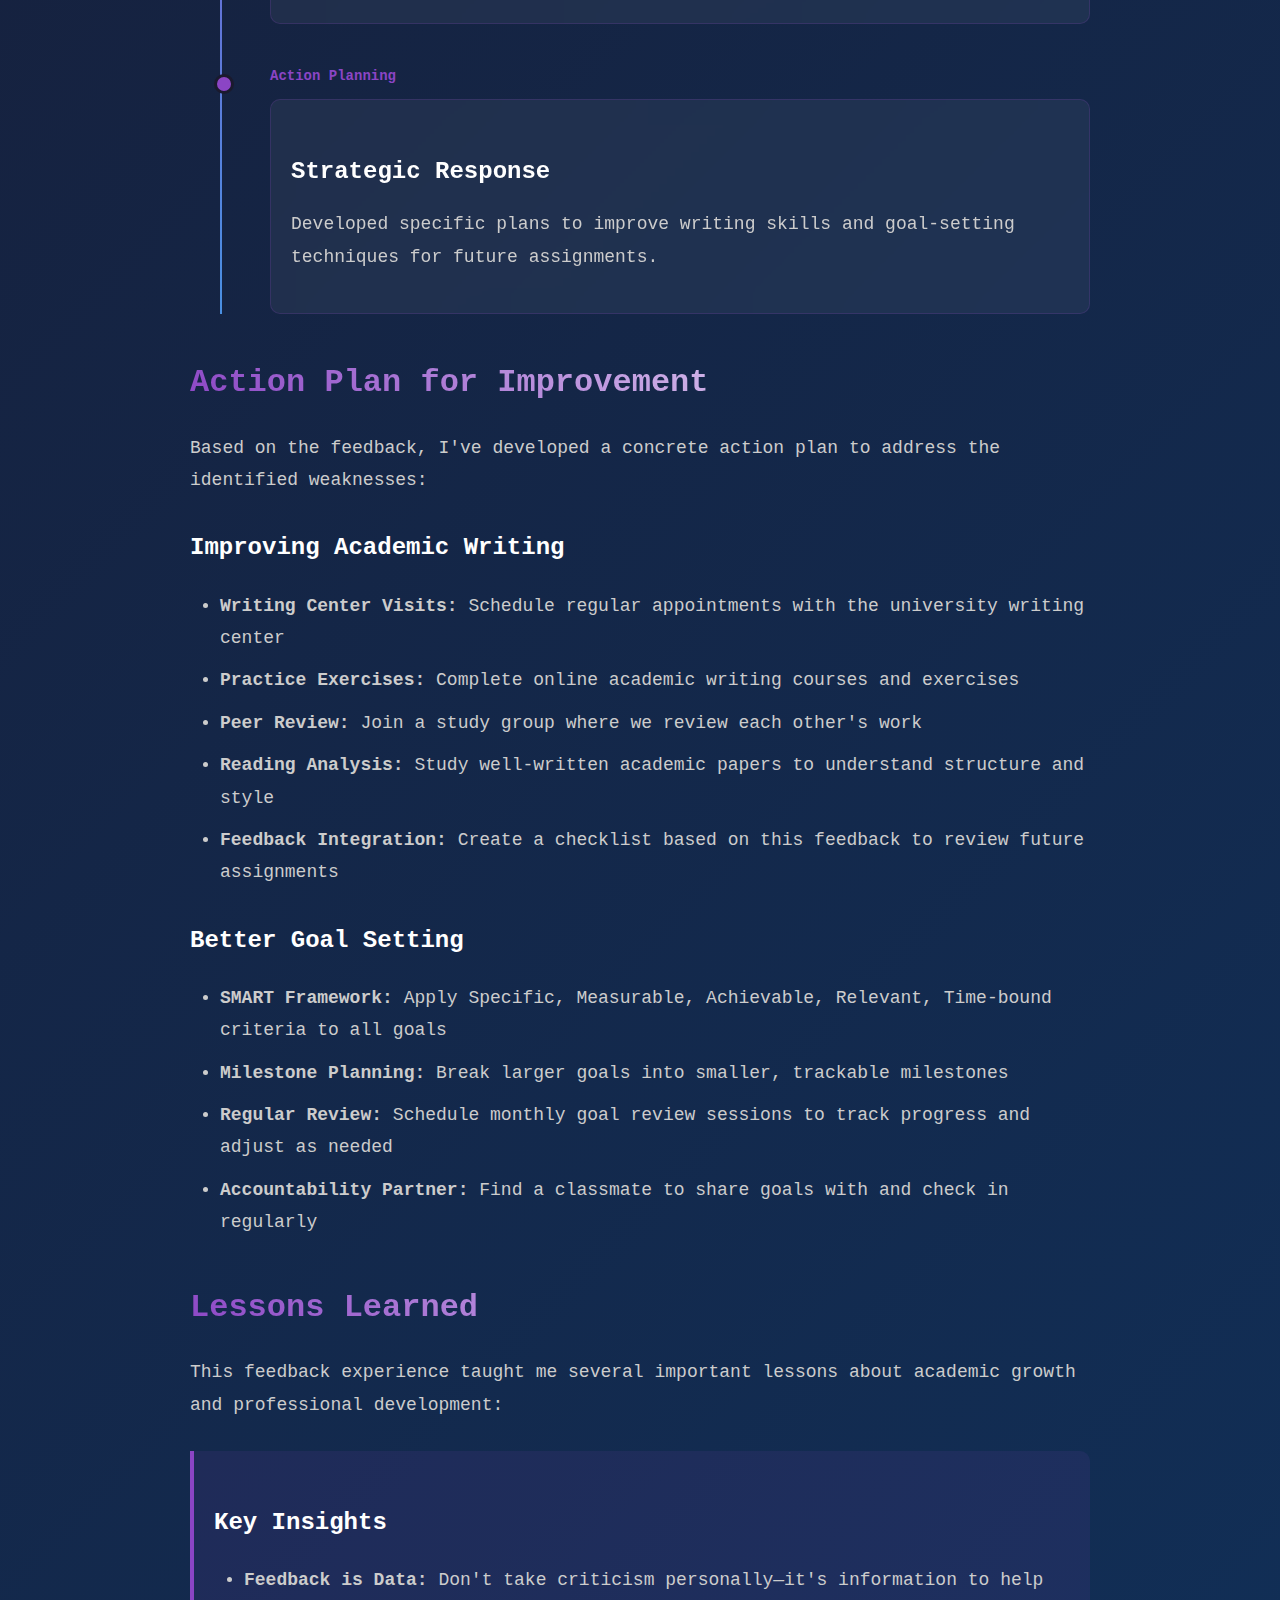
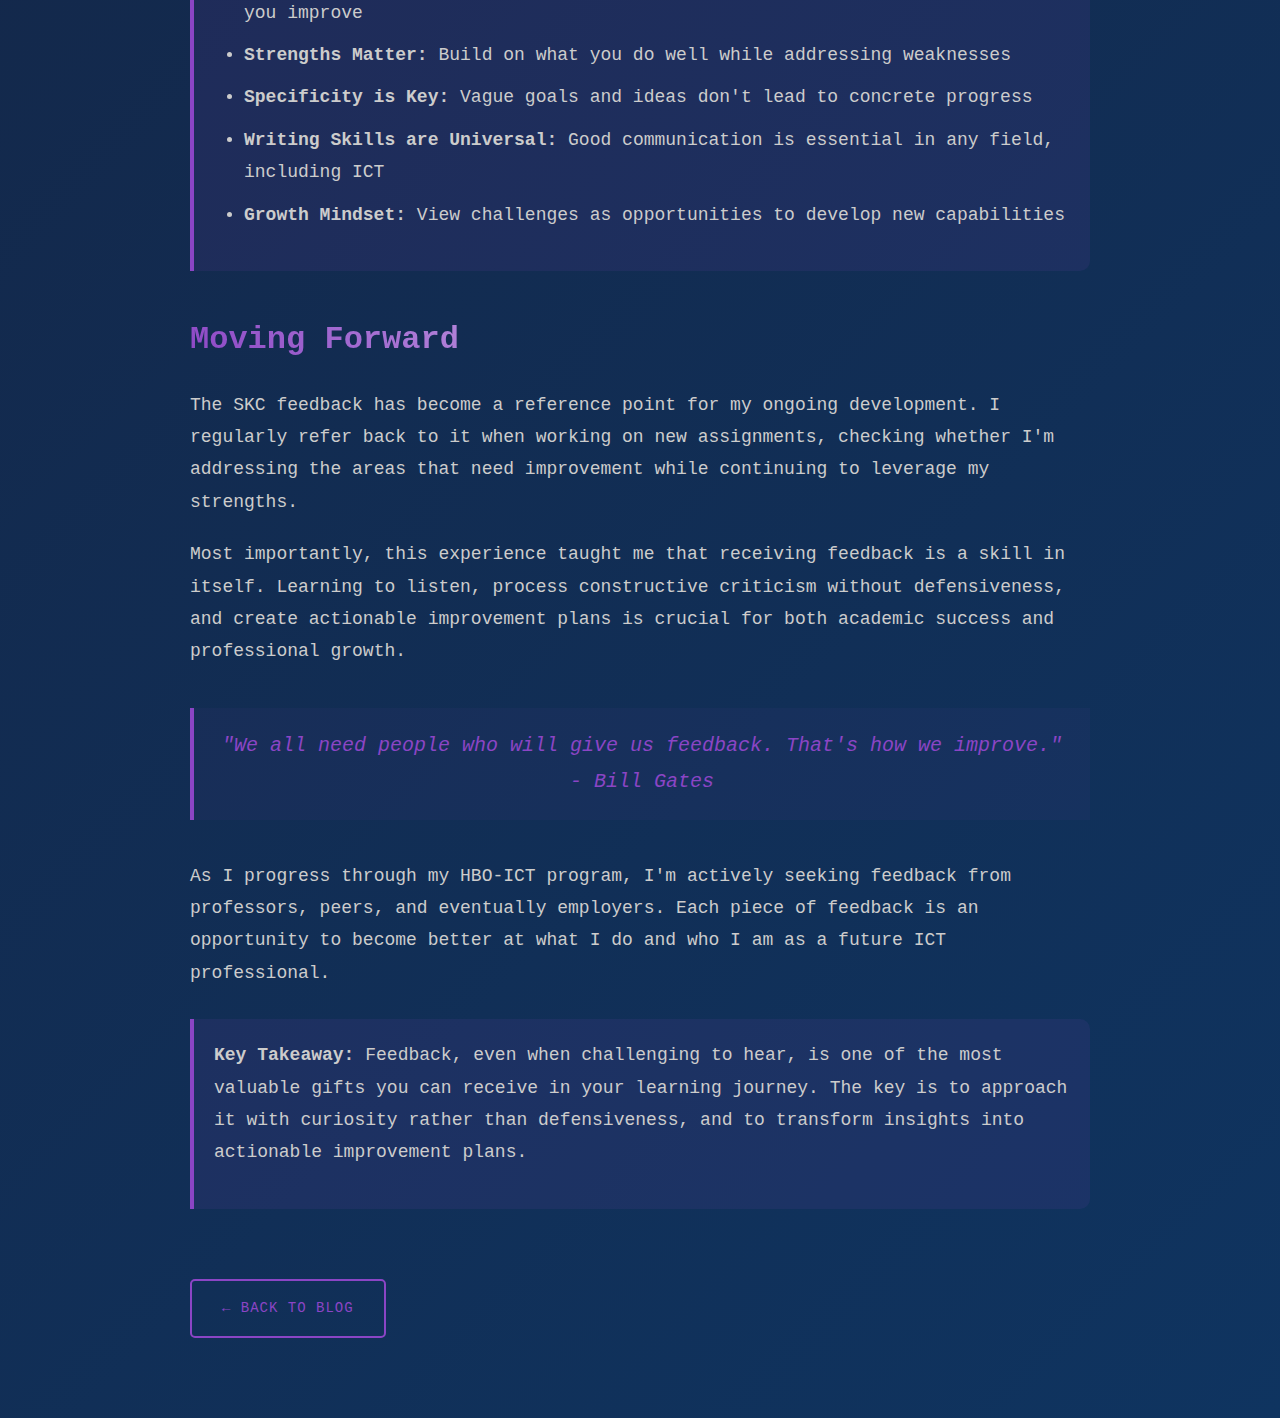
<file: pages/articles/article4.html>
<!DOCTYPE html>
<html lang="en">
<head>
    <meta charset="UTF-8">
    <meta name="viewport" content="width=device-width, initial-scale=1.0">
    <title>Learning from Feedback: My SKC Assignment Review - Hakan Chandar</title>
    <link rel="stylesheet" href="../../css/main.css">
    <link rel="stylesheet" href="../../css/article.css">
</head>
<body>
    <div class="floating-shapes">
        <div class="floating-shape"></div>
        <div class="floating-shape"></div>
        <div class="floating-shape"></div>
    </div>

    <nav class="navbar">
        <div class="logo">Hakan Chandar</div>
        <ul class="nav-links">
            <li><a href="../../index.html">Home</a></li>
            <li><a href="../personal.html">Personal</a></li>
            <li><a href="../dashboard.html">Dashboard</a></li>
            <li><a href="../faq.html">FAQ</a></li>
            <li><a href="../blog.html">Blog</a></li>
        </ul>
    </nav>

    <div class="article-container">
        <header class="article-header">
            <span class="article-category">Reflection</span>
            <h1 class="article-title">Learning from Feedback: My SKC Assignment Review</h1>
            <div class="article-meta">Published October 2025 • 9 min read</div>
        </header>

        <div class="article-hero">💡</div>

        <div class="article-content">
            <p>
                Receiving feedback can be both exciting and nerve-wracking, especially when it's your first major assignment feedback in a new program. The SKC (Study & Career Compass) assignment feedback provided valuable insights into my academic performance and areas for improvement. Here's how I processed this feedback and what it taught me about my learning journey.
            </p>

            <div class="quote">
                "Feedback is the breakfast of champions." - Ken Blanchard
            </div>

            <h2>Understanding the SKC Assignment</h2>
            <p>
                The Study & Career Compass assignment was designed to help us reflect on our study choices, analyze our strengths and weaknesses, and create a roadmap for our academic and professional development. It involved multiple components: self-reflection essays, SWOT analysis, career research, and goal setting.
            </p>

            <p>
                This wasn't just another academic exercise—it was meant to be a foundational tool for our entire HBO-ICT journey. The feedback I received would not only affect my grade but also provide crucial insights into how well I understood myself and my chosen field.
            </p>

            <h2>The Feedback Breakdown</h2>

            <div class="skills-grid">
                <div class="skill-item">
                    <span class="skill-icon">✍️</span>
                    <div class="skill-name">Self-Reflection Quality</div>
                    <div class="progress-bar">
                        <div class="progress-fill" style="width: 80%;"></div>
                    </div>
                    <div class="skill-level">8.0/10 - Strong</div>
                </div>
                
                <div class="skill-item">
                    <span class="skill-icon">📊</span>
                    <div class="skill-name">SWOT Analysis</div>
                    <div class="progress-bar">
                        <div class="progress-fill" style="width: 75%;"></div>
                    </div>
                    <div class="skill-level">7.5/10 - Good</div>
                </div>
                
                <div class="skill-item">
                    <span class="skill-icon">🎯</span>
                    <div class="skill-name">Goal Setting</div>
                    <div class="progress-bar">
                        <div class="progress-fill" style="width: 70%;"></div>
                    </div>
                    <div class="skill-level">7.0/10 - Satisfactory</div>
                </div>
                
                <div class="skill-item">
                    <span class="skill-icon">🔍</span>
                    <div class="skill-name">Career Research</div>
                    <div class="progress-bar">
                        <div class="progress-fill" style="width: 85%;"></div>
                    </div>
                    <div class="skill-level">8.5/10 - Excellent</div>
                </div>
                
                <div class="skill-item">
                    <span class="skill-icon">📝</span>
                    <div class="skill-name">Writing Quality</div>
                    <div class="progress-bar">
                        <div class="progress-fill" style="width: 65%;"></div>
                    </div>
                    <div class="skill-level">6.5/10 - Needs Work</div>
                </div>
                
                <div class="skill-item">
                    <span class="skill-icon">⏰</span>
                    <div class="skill-name">Meeting Deadlines</div>
                    <div class="progress-bar">
                        <div class="progress-fill" style="width: 90%;"></div>
                    </div>
                    <div class="skill-level">9.0/10 - Excellent</div>
                </div>
            </div>

            <h2>Strengths Highlighted</h2>
            <p>
                The feedback highlighted several areas where I performed well:
            </p>

            <div class="highlight-box">
                <h3>Positive Feedback Points</h3>
                <ul>
                    <li><strong>Deep Self-Awareness:</strong> My self-reflection showed genuine understanding of my motivations and challenges</li>
                    <li><strong>Thorough Research:</strong> Career research was comprehensive and showed real engagement with the ICT field</li>
                    <li><strong>Honest Assessment:</strong> SWOT analysis was realistic and didn't sugarcoat weaknesses</li>
                    <li><strong>Time Management:</strong> Submitted well before the deadline with all required components</li>
                    <li><strong>Personal Examples:</strong> Used concrete examples from my own experience to illustrate points</li>
                </ul>
            </div>

            <p>
                It was encouraging to see that my professor recognized my genuine engagement with the assignment. The feedback noted that my career research went beyond surface-level job descriptions to explore industry trends, required skills, and future opportunities.
            </p>

            <h2>Areas for Improvement</h2>
            <p>
                However, the feedback also identified several areas where I could improve:
            </p>

            <h3>Writing Structure and Clarity</h3>
            <p>
                The main area for improvement was my academic writing. The feedback indicated that while my ideas were sound, my presentation could be clearer and more structured. Specific issues included:
            </p>

            <ul>
                <li>Inconsistent paragraph structure</li>
                <li>Some sentences were too long and complex</li>
                <li>Transitions between ideas could be smoother</li>
                <li>Need for stronger topic sentences</li>
            </ul>

            <h3>Goal Specificity</h3>
            <p>
                My goal-setting section was deemed "too general." The feedback suggested that I needed to make my goals more specific, measurable, and time-bound. Instead of saying "I want to become a good programmer," I should specify what "good" means and by when I want to achieve it.
            </p>

            <div class="highlight-box">
                <h3>Before and After: Goal Improvement Example</h3>
                <p><strong>Original Goal:</strong> "I want to become proficient in multiple programming languages."</p>
                <p><strong>Improved Goal:</strong> "By the end of my second year, I will achieve intermediate-level proficiency in JavaScript and Python, demonstrated by completing two substantial projects in each language and passing relevant certification exams."</p>
            </div>

            <h2>Processing the Feedback</h2>
            <p>
                Initially, I felt a mix of pride and disappointment. While I was pleased with the positive aspects, the criticism of my writing stung a bit. I had to remind myself that feedback is a gift—it's information I can use to improve.
            </p>

            <h3>My Emotional Journey</h3>
            <div class="timeline">
                <div class="timeline-item">
                    <div class="timeline-date">Initial Reaction</div>
                    <div class="timeline-content">
                        <h3>Mixed Emotions</h3>
                        <p>Pride in strengths, disappointment in weaknesses. Brief moment of defensiveness about writing criticism.</p>
                    </div>
                </div>

                <div class="timeline-item">
                    <div class="timeline-date">After Reflection</div>
                    <div class="timeline-content">
                        <h3>Acceptance and Curiosity</h3>
                        <p>Recognized feedback as valuable information. Started thinking about how to address the issues raised.</p>
                    </div>
                </div>

                <div class="timeline-item">
                    <div class="timeline-date">Action Planning</div>
                    <div class="timeline-content">
                        <h3>Strategic Response</h3>
                        <p>Developed specific plans to improve writing skills and goal-setting techniques for future assignments.</p>
                    </div>
                </div>
            </div>

            <h2>Action Plan for Improvement</h2>
            <p>
                Based on the feedback, I've developed a concrete action plan to address the identified weaknesses:
            </p>

            <h3>Improving Academic Writing</h3>
            <ul>
                <li><strong>Writing Center Visits:</strong> Schedule regular appointments with the university writing center</li>
                <li><strong>Practice Exercises:</strong> Complete online academic writing courses and exercises</li>
                <li><strong>Peer Review:</strong> Join a study group where we review each other's work</li>
                <li><strong>Reading Analysis:</strong> Study well-written academic papers to understand structure and style</li>
                <li><strong>Feedback Integration:</strong> Create a checklist based on this feedback to review future assignments</li>
            </ul>

            <h3>Better Goal Setting</h3>
            <ul>
                <li><strong>SMART Framework:</strong> Apply Specific, Measurable, Achievable, Relevant, Time-bound criteria to all goals</li>
                <li><strong>Milestone Planning:</strong> Break larger goals into smaller, trackable milestones</li>
                <li><strong>Regular Review:</strong> Schedule monthly goal review sessions to track progress and adjust as needed</li>
                <li><strong>Accountability Partner:</strong> Find a classmate to share goals with and check in regularly</li>
            </ul>

            <h2>Lessons Learned</h2>
            <p>
                This feedback experience taught me several important lessons about academic growth and professional development:
            </p>

            <div class="highlight-box">
                <h3>Key Insights</h3>
                <ul>
                    <li><strong>Feedback is Data:</strong> Don't take criticism personally—it's information to help you improve</li>
                    <li><strong>Strengths Matter:</strong> Build on what you do well while addressing weaknesses</li>
                    <li><strong>Specificity is Key:</strong> Vague goals and ideas don't lead to concrete progress</li>
                    <li><strong>Writing Skills are Universal:</strong> Good communication is essential in any field, including ICT</li>
                    <li><strong>Growth Mindset:</strong> View challenges as opportunities to develop new capabilities</li>
                </ul>
            </div>

            <h2>Moving Forward</h2>
            <p>
                The SKC feedback has become a reference point for my ongoing development. I regularly refer back to it when working on new assignments, checking whether I'm addressing the areas that need improvement while continuing to leverage my strengths.
            </p>

            <p>
                Most importantly, this experience taught me that receiving feedback is a skill in itself. Learning to listen, process constructive criticism without defensiveness, and create actionable improvement plans is crucial for both academic success and professional growth.
            </p>

            <div class="quote">
                "We all need people who will give us feedback. That's how we improve." - Bill Gates
            </div>

            <p>
                As I progress through my HBO-ICT program, I'm actively seeking feedback from professors, peers, and eventually employers. Each piece of feedback is an opportunity to become better at what I do and who I am as a future ICT professional.
            </p>

            <div class="highlight-box">
                <p><strong>Key Takeaway:</strong> Feedback, even when challenging to hear, is one of the most valuable gifts you can receive in your learning journey. The key is to approach it with curiosity rather than defensiveness, and to transform insights into actionable improvement plans.</p>
            </div>

            <a href="../blog.html" class="back-btn">← Back to Blog</a>
        </div>
    </div>
</body>
</html>
</file>
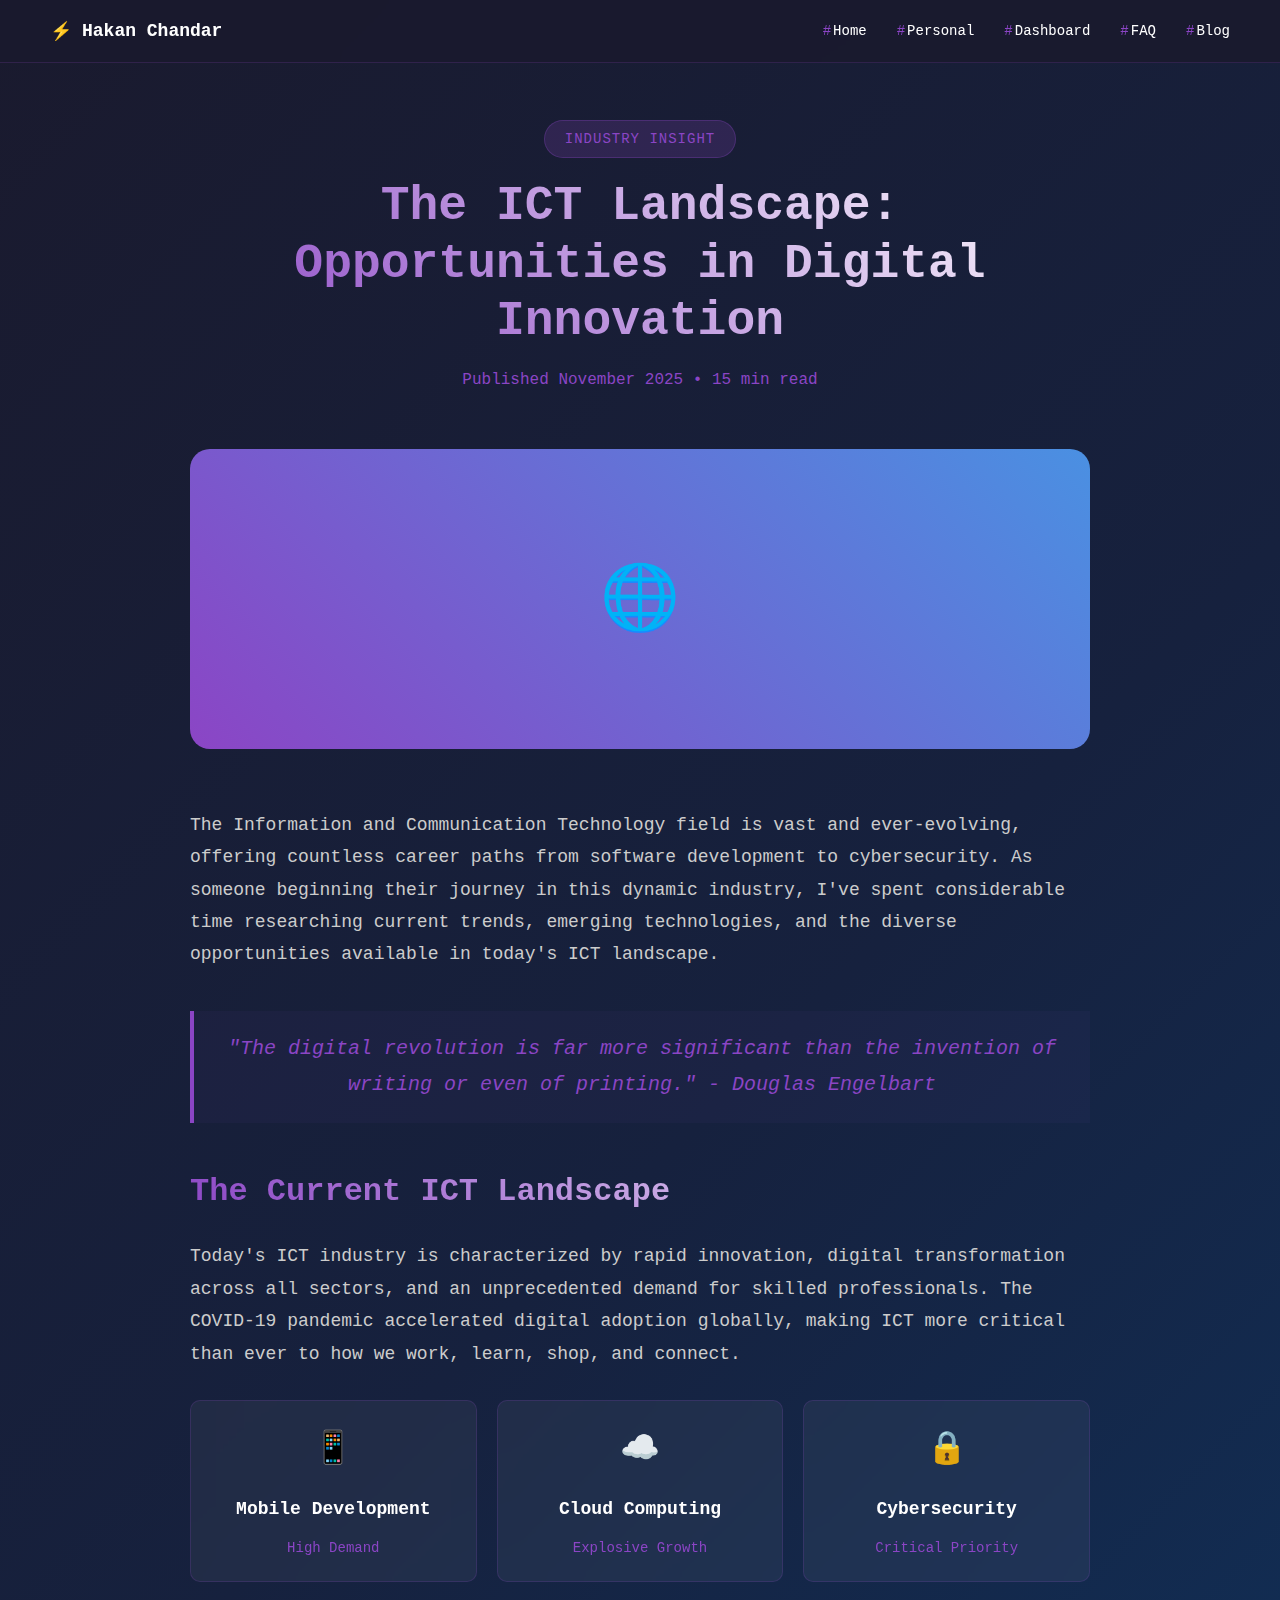
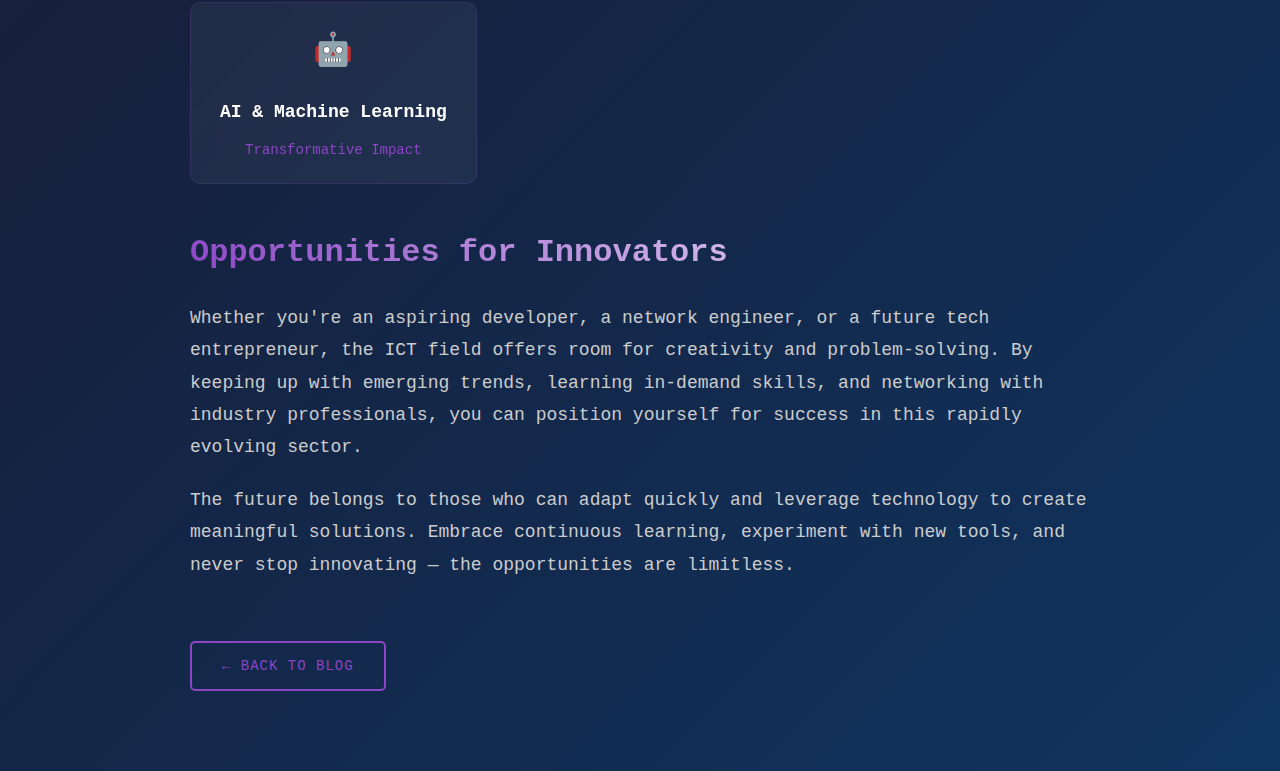
<file: pages/articles/article5.html>
<!DOCTYPE html>
<html lang="en">
<head>
    <meta charset="UTF-8">
    <meta name="viewport" content="width=device-width, initial-scale=1.0">
    <meta name="description" content="Exploring the dynamic ICT landscape and the myriad opportunities it offers for digital innovation and career growth.">
    <title>The ICT Landscape: Opportunities in Digital Innovation - Hakan Chandar</title>
    <link rel="stylesheet" href="../../css/main.css">
    <link rel="stylesheet" href="../../css/article.css">
</head>
<body>
    <div class="floating-shapes">
        <div class="floating-shape"></div>
        <div class="floating-shape"></div>
        <div class="floating-shape"></div>
    </div>

    <nav class="navbar">
        <div class="logo">Hakan Chandar</div>
        <ul class="nav-links">
            <li><a href="../../index.html">Home</a></li>
            <li><a href="../personal.html">Personal</a></li>
            <li><a href="../dashboard.html">Dashboard</a></li>
            <li><a href="../faq.html">FAQ</a></li>
            <li><a href="../blog.html">Blog</a></li>
        </ul>
    </nav>

    <div class="article-container">
        <header class="article-header">
            <span class="article-category">Industry Insight</span>
            <h1 class="article-title">The ICT Landscape: Opportunities in Digital Innovation</h1>
            <div class="article-meta">Published November 2025 • 15 min read</div>
        </header>

        <div class="article-hero">🌐</div>

        <div class="article-content">
            <p>
                The Information and Communication Technology field is vast and ever-evolving, offering countless career paths from software development to cybersecurity. As someone beginning their journey in this dynamic industry, I've spent considerable time researching current trends, emerging technologies, and the diverse opportunities available in today's ICT landscape.
            </p>

            <div class="quote">
                "The digital revolution is far more significant than the invention of writing or even of printing." - Douglas Engelbart
            </div>

            <h2>The Current ICT Landscape</h2>
            <p>
                Today's ICT industry is characterized by rapid innovation, digital transformation across all sectors, and an unprecedented demand for skilled professionals. The COVID-19 pandemic accelerated digital adoption globally, making ICT more critical than ever to how we work, learn, shop, and connect.
            </p>

            <div class="skills-grid">
                <div class="skill-item">
                    <span class="skill-icon">📱</span>
                    <div class="skill-name">Mobile Development</div>
                    <div class="skill-level">High Demand</div>
                </div>
                <div class="skill-item">
                    <span class="skill-icon">☁️</span>
                    <div class="skill-name">Cloud Computing</div>
                    <div class="skill-level">Explosive Growth</div>
                </div>
                <div class="skill-item">
                    <span class="skill-icon">🔒</span>
                    <div class="skill-name">Cybersecurity</div>
                    <div class="skill-level">Critical Priority</div>
                </div>
                <div class="skill-item">
                    <span class="skill-icon">🤖</span>
                    <div class="skill-name">AI & Machine Learning</div>
                    <div class="skill-level">Transformative Impact</div>
                </div>
            </div>

            <h2>Opportunities for Innovators</h2>
            <p>
                Whether you're an aspiring developer, a network engineer, or a future tech entrepreneur, the ICT field offers room for creativity and problem-solving. By keeping up with emerging trends, learning in-demand skills, and networking with industry professionals, you can position yourself for success in this rapidly evolving sector.
            </p>

            <p>
                The future belongs to those who can adapt quickly and leverage technology to create meaningful solutions. Embrace continuous learning, experiment with new tools, and never stop innovating — the opportunities are limitless.
            </p>
        </div>
    
        <a href="../blog.html" class="back-btn">← Back to Blog</a>
    </div>

</body>
</html>
</file>
<file: css/home.css>
.bio {
    display: flex;
    align-items: center;
    min-height: 100vh;
    padding: 0 100px;
    position: relative;
}

.bio-section {
    flex: 1;
    max-width: 600px;
}

.bio-title {
    font-size: 48px;
    line-height: 1.2;
    margin-bottom: 30px;
}

.highlight {
    color: #8b45c5;
}

.bio-description {
    color: #cccccc;
    font-size: 16px;
    line-height: 1.6;
    margin-bottom: 40px;
    max-width: 500px;
}

.contact-btn {
    background: transparent;
    border: 2px solid #8b45c5;
    color: #8b45c5;
    padding: 15px 30px;
    font-family: inherit;
    font-size: 14px;
    cursor: pointer;
    transition: all 0.3s ease;
    text-transform: uppercase;
    letter-spacing: 1px;
}

.contact-btn:hover {
    background: #8b45c5;
    color: #ffffff;
    transform: translateY(-2px);
    box-shadow: 0 5px 15px rgba(139, 69, 197, 0.3);
}

.hero-image {
    flex: 1;
    display: flex;
    justify-content: center;
    align-items: center;
    position: relative;
}

.character-silhouette {
    width: 300px;
    height: 400px;
    background: linear-gradient(45deg, #00000033, #333);
    border-radius: 20px;
    position: relative;
    overflow: hidden;
    display: flex;
    justify-content: center;
    align-items: center;
}

.character-silhouette::before {
    content: "";
    position: absolute;
    top: 50px;
    left: 50%;
    transform: translateX(-50%);
    width: 80px;
    height: 40px;
    background: #444;
    border-radius: 20px;
}

.ict-list {
    display: flex;
    flex-direction: column;
    align-items: center;
}

.geometric-shapes {
    position: absolute;
    top: 0;
    left: 0;
    width: 100%;
    height: 100%;
}

.shape {
    position: absolute;
    background-size: contain;
    background-position: center;
    background-repeat: no-repeat;
}

.shape-1 {
    width: 80px;
    height: 80px;
    top: 20%;
    left: -40px;
    transform: rotate(45deg);
    background-image: url(https://www.sowiso.com/images/login/logo_hz.png);
}

.shape-2 {
    width: 60px;
    height: 60px;
    top: 40%;
    left: -30px;
    background-image: url(../images/hz-green.png);
}

.shape-3 {
    width: 40px;
    height: 40px;
    top: 60%;
    left: -20px;
    transform: rotate(-15deg);
    background-image: url(../images/hz-purple.png);
}

.dots-pattern {
    position: absolute;
    right: -50px;
    top: 50%;
    transform: translateY(-50%);
    display: grid;
    grid-template-columns: repeat(6, 1fr);
    gap: 15px;
}

.dot {
    width: 4px;
    height: 4px;
    background: #8b45c5;
    border-radius: 50%;
    opacity: 0.6;
}

.hz-link {
    position: absolute;
    bottom: 50px;
    right: -100px;
    background: rgba(139, 69, 197, 0.1);
    border: 1px solid #8b45c5;
    padding: 15px 25px;
    border-radius: 5px;
    font-size: 12px;
    text-decoration: none;
    color: #ffffff;
    backdrop-filter: blur(10px);
    transition: 0.3s ease-out ;
}

.hz-link::before {
    content: "🟢";
    margin-right: 8px;
}

.hz-link:hover {
    background-color: #8b45c5;
}

.quote-section {
    position: absolute;
    bottom: 30px;
    left: 50%;
    transform: translateX(-50%);
    text-align: center;
    max-width: 800px;
}

.quote {
    font-size: 24px;
    font-style: italic;
    color: #cccccc;
    margin-bottom: 20px;
    position: relative;
}

.quote::before {
    content: "";
    font-size: 60px;
    color: #8b45c5;
    position: absolute;
    top: -20px;
    left: -40px;
}

.quote::after {
    content: "";
    font-size: 60px;
    color: #8b45c5;
    position: absolute;
    bottom: -40px;
    right: -40px;
}

.quote-author {
    color: #8b45c5;
    font-size: 14px;
    text-align: right;
}


@keyframes float {
    0%, 100% { transform: translateY(0px); }
    50% { transform: translateY(-10px); }
}

.character-silhouette {
    animation: float 3s ease-in-out infinite;
}

.dot:nth-child(odd) {
    animation: pulse 2s ease-in-out infinite;
}

@keyframes pulse {
    0%, 100% { opacity: 0.3; }
    50% { opacity: 1; }
}
</file>
<file: css/main.css>
* {
    margin: 0;
    padding: 0;
    box-sizing: border-box;
}

body {
    font-family: 'Consolas', 'Monaco', 'Courier New', monospace;
    background: linear-gradient(135deg, #1a1a2e 0%, #16213e 50%, #0f3460 100%);
    color: #ffffff;
    min-height: 100vh;
    overflow-x: hidden;
}

.navbar {
    position: fixed;
    top: 0;
    width: 100%;
    padding: 20px 50px;
    display: flex;
    justify-content: space-between;
    align-items: center;
    background: rgba(26, 26, 46, 0.9);
    backdrop-filter: blur(10px);
    z-index: 1000;
    border-bottom: 1px solid rgba(139, 69, 197, 0.2);
}

.logo {
    display: flex;
    align-items: center;
    font-size: 18px;
    font-weight: bold;
}

.logo::before {
    content: "⚡";
    margin-right: 10px;
    color: #8b45c5;
}

.nav-links {
    display: flex;
    gap: 30px;
    list-style: none;
}

.nav-links a {
    color: #ffffff;
    text-decoration: none;
    font-size: 14px;
    transition: color 0.3s ease;
    position: relative;
}

.nav-links a::before {
    content: "#";
    color: #8b45c5;
    margin-right: 2px;
}

.nav-links a:hover {
    color: #8b45c5;
}

.language-selector {
    color: #ffffff;
    font-size: 14px;
    cursor: pointer;
}

#active {
    color: #ddb3ff;
}
</file>
<file: css/blog.css>
* {
    margin: 0;
    padding: 0;
    box-sizing: border-box;
}

::-webkit-scrollbar {
    display: none;
}

body {
    font-family: 'Consolas', 'Monaco', 'Courier New', monospace;
    background: linear-gradient(135deg, #1a1a2e 0%, #16213e 50%, #0f3460 100%);
    color: #ffffff;
    min-height: 100vh;
    overflow-x: hidden;
}
.blog-container {
    margin-top: 120px;
    padding: 0 50px;
    max-width: 1400px;
    margin-left: auto;
    margin-right: auto;
}

.blog-header {
    text-align: center;
    margin-bottom: 60px;
    animation: fadeInUp 1s ease-out;
}

.blog-title {
    font-size: 48px;
    margin-bottom: 20px;
    background: linear-gradient(45deg, #8b45c5, #ffffff);
    background-clip: text;
    -webkit-background-clip: text;
    -webkit-text-fill-color: transparent;
    position: relative;
}

.blog-subtitle {
    font-size: 18px;
    color: #cccccc;
    max-width: 600px;
    margin: 0 auto;
    line-height: 1.6;
}

.carousel-container {
    position: relative;
    margin-bottom: 80px;
}

.carousel-wrapper {
    overflow: hidden;
    border-radius: 20px;
    background: rgba(255, 255, 255, 0.05);
    backdrop-filter: blur(10px);
    border: 1px solid rgba(139, 69, 197, 0.2);
}

.carousel-track {
    display: flex;
    transition: transform 0.6s cubic-bezier(0.25, 1, 0.5, 1);
}

.blog-post {
    min-width: 100%;
    padding: 60px;
    display: flex;
    gap: 40px;
    align-items: center;
}

.post-content {
    flex: 1;
    opacity: 0;
    transform: translateY(30px);
    animation: slideInContent 0.8s ease-out forwards;
}

.post-image {
    flex: 0 0 300px;
    height: 300px;
    background: linear-gradient(45deg, #8b45c5, #4a90e2);
    border-radius: 15px;
    display: flex;
    align-items: center;
    justify-content: center;
    font-size: 48px;
    position: relative;
    overflow: hidden;
    opacity: 0;
    transform: scale(0.8);
    animation: scaleIn 0.8s ease-out 0.3s forwards;
}

.post-image::before {
    content: '';
    position: absolute;
    top: 0;
    left: 0;
    right: 0;
    bottom: 0;
    background: linear-gradient(45deg, transparent 30%, rgba(255, 255, 255, 0.1) 50%, transparent 70%);
    transform: translateX(-100%);
    animation: shimmer 3s infinite;
}

.post-category {
    display: inline-block;
    background: rgba(139, 69, 197, 0.2);
    color: #8b45c5;
    padding: 8px 16px;
    border-radius: 20px;
    font-size: 12px;
    text-transform: uppercase;
    letter-spacing: 1px;
    margin-bottom: 20px;
    border: 1px solid rgba(139, 69, 197, 0.3);
}

.post-title {
    font-size: 32px;
    margin-bottom: 15px;
    color: #ffffff;
    line-height: 1.3;
}

.post-date {
    color: #8b45c5;
    font-size: 14px;
    margin-bottom: 20px;
}

.post-excerpt {
    color: #cccccc;
    line-height: 1.6;
    margin-bottom: 30px;
    font-size: 16px;
}

.read-more-btn {
    background: transparent;
    border: 2px solid #8b45c5;
    color: #8b45c5;
    padding: 15px 30px;
    font-family: inherit;
    font-size: 14px;
    cursor: pointer;
    transition: all 0.3s ease;
    text-transform: uppercase;
    letter-spacing: 1px;
    border-radius: 5px;
    text-decoration: none;
    display: inline-block;
}

.read-more-btn:hover {
    background: #8b45c5;
    color: #ffffff;
    transform: translateY(-2px);
    box-shadow: 0 8px 25px rgba(139, 69, 197, 0.3);
}

.carousel-controls {
    display: flex;
    justify-content: center;
    gap: 20px;
    margin-top: 40px;
}

.carousel-btn {
    width: 50px;
    height: 50px;
    border: 2px solid #8b45c5;
    background: transparent;
    color: #8b45c5;
    border-radius: 50%;
    cursor: pointer;
    transition: all 0.3s ease;
    display: flex;
    align-items: center;
    justify-content: center;
    font-size: 18px;
}

.carousel-btn:hover {
    background: #8b45c5;
    color: #ffffff;
    transform: scale(1.1);
}

.carousel-btn:disabled {
    opacity: 0.3;
    cursor: not-allowed;
}

.carousel-btn:disabled:hover {
    background: transparent;
    color: #8b45c5;
    transform: scale(1);
}

.carousel-dots {
    display: flex;
    justify-content: center;
    gap: 15px;
    margin-top: 30px;
}

.dot {
    width: 12px;
    height: 12px;
    border-radius: 50%;
    background: rgba(139, 69, 197, 0.3);
    cursor: pointer;
    transition: all 0.3s ease;
    position: relative;
}

.dot.active {
    background: #8b45c5;
    transform: scale(1.2);
}

.dot::before {
    content: '';
    position: absolute;
    top: 50%;
    left: 50%;
    transform: translate(-50%, -50%);
    width: 24px;
    height: 24px;
    border-radius: 50%;
    background: rgba(139, 69, 197, 0.1);
    opacity: 0;
    transition: opacity 0.3s ease;
}

.dot.active::before {
    opacity: 1;
}

.floating-shapes {
    position: fixed;
    top: 0;
    left: 0;
    width: 100%;
    height: 100%;
    pointer-events: none;
    z-index: -1;
}

.floating-shape {
    position: absolute;
    background: rgba(139, 69, 197, 0.1);
    border-radius: 50%;
    animation: float 6s ease-in-out infinite;
}

.floating-shape:nth-child(1) {
    width: 80px;
    height: 80px;
    top: 20%;
    left: 10%;
    animation-delay: 0s;
}

.floating-shape:nth-child(2) {
    width: 60px;
    height: 60px;
    top: 60%;
    right: 15%;
    animation-delay: 2s;
}

.floating-shape:nth-child(3) {
    width: 100px;
    height: 100px;
    bottom: 20%;
    left: 20%;
    animation-delay: 4s;
}

@keyframes fadeInUp {
    from {
        opacity: 0;
        transform: translateY(50px);
    }
    to {
        opacity: 1;
        transform: translateY(0);
    }
}

@keyframes slideInContent {
    from {
        opacity: 0;
        transform: translateY(30px);
    }
    to {
        opacity: 1;
        transform: translateY(0);
    }
}

@keyframes scaleIn {
    from {
        opacity: 0;
        transform: scale(0.8);
    }
    to {
        opacity: 1;
        transform: scale(1);
    }
}

@keyframes shimmer {
    0% {
        transform: translateX(-100%);
    }
    100% {
        transform: translateX(100%);
    }
}

@keyframes float {
    0%, 100% {
        transform: translateY(0px) rotate(0deg);
    }
    33% {
        transform: translateY(-30px) rotate(120deg);
    }
    66% {
        transform: translateY(30px) rotate(240deg);
    }
}

@media (max-width: 768px) {
    .blog-container {
        padding: 0 20px;
        margin-top: 100px;
    }

    .blog-post {
        flex-direction: column;
        padding: 40px 20px;
        text-align: center;
    }

    .post-image {
        flex: 0 0 250px;
        height: 250px;
        width: 100%;
        max-width: 250px;
    }

    .blog-title {
        font-size: 36px;
    }

    .post-title {
        font-size: 24px;
    }

    .navbar {
        padding: 15px 20px;
    }

    .nav-links {
        gap: 20px;
    }
}
</file>
<file: css/dashboard.css>
* {
    margin: 0;
    padding: 0;
    box-sizing: border-box;
}

::-webkit-scrollbar {
    display: none;
}


body {
    font-family: 'Consolas', 'Monaco', 'Courier New', monospace;
    background: linear-gradient(135deg, #1a1a2e 0%, #16213e 50%, #0f3460 100%);
    color: #ffffff;
    min-height: 100vh;
    overflow-x: hidden;
}

.projects-section {
    padding: 100px;
    background: rgba(0, 0, 0, 0.3);
}

.section-header {
    display: flex;
    justify-content: space-between;
    align-items: center;
    margin-bottom: 50px;
}

.section-title {
    font-size: 32px;
    color: #ffffff;
}

.section-title::before {
    content: "#";
    color: #8b45c5;
    margin-right: 5px;
}

.view-all {
    color: #ffffff;
    text-decoration: none;
    font-size: 16px;
    transition: color 0.3s ease;
}

.view-all:hover {
    color: #8b45c5;
}

.view-all::after {
    content: " ⟶";
    margin-left: 5px;
}

.projects-grid {
    display: grid;
    grid-template-columns: repeat(auto-fit, minmax(300px, 1fr));
    gap: 30px;
    margin-bottom: 100px;
    justify-content: center;
}

.project-card {
    background: rgba(26, 26, 46, 0.8);
    border: 1px solid rgba(139, 69, 197, 0.2);
    border-radius: 8px;
    overflow: hidden;
    transition: transform 0.3s ease, box-shadow 0.3s ease;
}

.project-card:hover {
    transform: translateY(-5px);
    box-shadow: 0 10px 30px rgba(139, 69, 197, 0.2);
}

.project-image {
    height: 200px;
    position: relative;
    overflow: hidden;
    background-size: cover;
    background-position: center;
    background-repeat: no-repeat;
    text-align: center;
    display: flex;
    align-items: center;
    justify-content: center;
    flex-direction: column;
}

.stats-overview {
    display: grid;
    grid-template-columns: repeat(auto-fit, minmax(250px, 1fr));
    gap: 1.5rem;
    margin-bottom: 3rem;
}

.stat-card {
    background: rgba(255, 255, 255, 0.15);
    backdrop-filter: blur(20px);
    border: 1px solid rgba(255, 255, 255, 0.2);
    border-radius: 20px;
    padding: 2rem;
    text-align: center;
    color: white;
    transition: transform 0.3s ease, box-shadow 0.3s ease;
}

.stat-card:hover {
    transform: translateY(-5px);
    box-shadow: 0 20px 40px rgba(0, 0, 0, 0.2);
}

.stat-number {
    font-size: 2.5rem;
    font-weight: 800;
    margin-bottom: 0.5rem;
}

.stat-label {
    font-size: 1rem;
    opacity: 0.9;
}

.nbsa-progress {
    background: rgba(255, 255, 255, 0.15);
    backdrop-filter: blur(20px);
    border: 1px solid rgba(255, 255, 255, 0.2);
    border-radius: 20px;
    padding: 2rem;
    margin-bottom: 3rem;
    color: white;
}

.nbsa-title {
    font-size: 1.5rem;
    font-weight: 700;
    margin-bottom: 1rem;
}

.progress-bar {
    background: rgba(255, 255, 255, 0.2);
    border-radius: 50px;
    height: 20px;
    overflow: hidden;
    margin-bottom: 1rem;
}

.progress-text {
    text-align: center;
    font-weight: 600;
}

hr {
    border: 1px solid #2c3e70;
    margin-bottom: 30px;
}

* {
    margin: 0;
    padding: 0;
    box-sizing: border-box;
}

::-webkit-scrollbar {
    width: 8px;
}

::-webkit-scrollbar-track {
    background: rgba(255, 255, 255, 0.1);
}

::-webkit-scrollbar-thumb {
    background: #8b45c5;
    border-radius: 4px;
}

.main-container {
    padding-top: 100px;
    padding: 120px 50px 50px;
    max-width: 1400px;
    margin: 0 auto;
}

.dashboard-header {
    text-align: center;
    margin-bottom: 50px;
}

.dashboard-title {
    font-size: 2.5rem;
    margin-bottom: 10px;
    background: linear-gradient(45deg, #8b45c5, #4fc3f7);
    -webkit-background-clip: text;
    -webkit-text-fill-color: transparent;
    background-clip: text;
}

.academic-year {
    font-size: 1.2rem;
    color: #999;
}

.stats-overview {
    display: grid;
    grid-template-columns: repeat(auto-fit, minmax(250px, 1fr));
    gap: 20px;
    margin-bottom: 40px;
}

.stat-card {
    background: rgba(255, 255, 255, 0.15);
    backdrop-filter: blur(20px);
    border: 1px solid rgba(255, 255, 255, 0.2);
    border-radius: 20px;
    padding: 25px;
    text-align: center;
    color: white;
    transition: transform 0.3s ease, box-shadow 0.3s ease;
}

.stat-card:hover {
    transform: translateY(-5px);
    box-shadow: 0 20px 40px rgba(139, 69, 197, 0.3);
}

.stat-number {
    font-size: 2.5rem;
    font-weight: 800;
    margin-bottom: 0.5rem;
    background: linear-gradient(45deg, #8b45c5, #4fc3f7);
    -webkit-background-clip: text;
    -webkit-text-fill-color: transparent;
    background-clip: text;
}

.stat-label {
    font-size: 1rem;
    opacity: 0.9;
}

.nbsa-section {
    background: rgba(255, 255, 255, 0.15);
    backdrop-filter: blur(20px);
    border: 1px solid rgba(255, 255, 255, 0.2);
    border-radius: 20px;
    padding: 30px;
    margin-bottom: 40px;
}

.nbsa-title {
    font-size: 1.8rem;
    margin-bottom: 20px;
    text-align: center;
}

.progress-container {
    position: relative;
    margin-bottom: 20px;
}

.progress-bar {
    background: rgba(255, 255, 255, 0.2);
    border-radius: 50px;
    height: 25px;
    overflow: hidden;
    position: relative;
}

.progress-fill {
    background: linear-gradient(90deg, #8b45c5, #4fc3f7);
    height: 100%;
    border-radius: 50px;
    transition: width 2s ease;
    position: relative;
    overflow: hidden;
}

.progress-fill::after {
    content: '';
    position: absolute;
    top: 0;
    left: 0;
    right: 0;
    bottom: 0;
    background: linear-gradient(90deg, transparent, rgba(255,255,255,0.3), transparent);
    animation: shimmer 2s infinite;
}

@keyframes shimmer {
    0% { transform: translateX(-100%); }
    100% { transform: translateX(100%); }
}

.progress-text {
    text-align: center;
    font-weight: 600;
    margin-top: 10px;
}

.quarters-grid {
    display: grid;
    grid-template-columns: repeat(auto-fit, minmax(400px, 1fr));
    gap: 30px;
}

.quarter-card {
    background: rgba(26, 26, 46, 0.8);
    border: 1px solid rgba(139, 69, 197, 0.3);
    border-radius: 15px;
    overflow: hidden;
    transition: transform 0.3s ease, box-shadow 0.3s ease;
}

.quarter-card:hover {
    transform: translateY(-5px);
    box-shadow: 0 15px 35px rgba(139, 69, 197, 0.4);
}

.quarter-header {
    background: linear-gradient(135deg, #8b45c5, #4fc3f7);
    padding: 20px;
    text-align: center;
}

.quarter-title {
    font-size: 1.3rem;
    font-weight: bold;
    margin-bottom: 5px;
}

.quarter-period {
    font-size: 0.9rem;
    opacity: 0.9;
}

.quarter-content {
    padding: 20px;
}

.course-list {
    display: flex;
    flex-direction: column;
    gap: 15px;
}

.course-item {
    background: rgba(255, 255, 255, 0.05);
    border: 1px solid rgba(255, 255, 255, 0.1);
    border-radius: 10px;
    padding: 15px;
    transition: 0.3s ease;
}

.course-item:hover {
    background: rgba(255, 255, 255, 0.1);
    transform: scale(1.02);
}

.course-header {
    display: flex;
    justify-content: space-between;
    align-items: center;
    margin-bottom: 10px;
}

.course-name {
    font-weight: bold;
    font-size: 1.1rem;
    color: #ffffff;
}

.course-ec {
    background: #8b45c5;
    color: white;
    padding: 4px 8px;
    border-radius: 12px;
    font-size: 0.8rem;
    font-weight: bold;
}

.course-details {
    display: grid;
    grid-template-columns: 1fr 1fr;
    gap: 10px;
    font-size: 0.9rem;
}

.detail-item {
    display: flex;
    justify-content: space-between;
}

.detail-label {
    color: #999;
}

.detail-value {
    color: #ffffff;
    font-weight: bold;
}

.grade-excellent { color: #4caf50; }
.grade-good { color: #8bc34a; }
.grade-satisfactory { color: #ffc107; }
.grade-insufficient { color: #ff5722; }
.grade-pending { color: #9e9e9e; }

.exam-list {
    margin-top: 10px;
    padding-top: 10px;
    border-top: 1px solid rgba(255, 255, 255, 0.1);
}

.exam-item {
    display: flex;
    justify-content: space-between;
    margin-bottom: 5px;
    font-size: 0.85rem;
}

.exam-name {
    color: #ccc;
}

.exam-grade {
    font-weight: bold;
}

.section-header {
    text-align: center;
    margin: 60px 0 40px 0;
}

.section-title {
    font-size: 2rem;
    margin-bottom: 10px;
}

.section-title::before {
    content: "#";
    color: #8b45c5;
    margin-right: 10px;
}
</file>
<file: css/faq.css>
body {
    display: flex;
    justify-content: center;
    align-items: center;
    height: 100vh;
}

img {
    max-width: 100%;
}

.flying-cube {
    display: none;
}

.card {
    height: 70%;
    line-height: 2.1;
    background-color: rgba(0, 0, 0, 0.3);
    margin: 1.5rem;
    margin-top: 8rem;
    border-radius: 1.5rem;
    background-image: url('../images/bg-pattern-desktop.svg');
    background-repeat: no-repeat;
    background-size: 15rem;
    background-position: center -8.5rem;
    display: flex;
    flex-direction: column;
    width: 70rem;
    box-shadow: 0px 20px 30px 0 rgba(0, 0, 0, 0.4);
    position: relative;
}

.card .illustration {
    display: flex;
    justify-content: center;
    align-items: flex-start;
}

.card .illustration picture {
    margin-top: -6.7rem;
    margin-left: -2rem;
}

.card .faq {
    padding: 3rem 1.5rem;
    height: 24rem;
}

.card .faq-item {
    padding-bottom: 0.5rem;
    border-bottom: 1px solid hsl(240, 5%, 91%);
}

.card .faq-question {
    display: flex;    
    justify-content: space-between;
    align-items: center;
    cursor: pointer;
}

.card .faq-question.active-question {
    color: #fff;
    font-weight: bold;
}

.card .faq-question:hover {
    color: hsl(14, 88%, 65%);
}

.card .faq-answer {
    color: #9d9d9d;
    padding-right: 0.5rem;
    overflow: hidden;
    margin: 0;
    max-height: 0;
    transition: all 0.6s cubic-bezier(0.22, 1, 0.36, 1);
}

.card .show-answer {
    max-height: 10rem;
    margin-top: 0.75rem;
}

h1 {
    font-size: 34px;
    text-align: left;
    margin-bottom: 10px;
    margin-top: -60px;
}

.flying-cube {
    display: block;
    position: absolute;
    width: 11rem;
    top: 10rem;
    left: -5.5rem;
    transition: all 0.4s cubic-bezier(0.22, 1, 0.36, 1);
}

.move-cube {
    transform: translateX(-2rem);
}

.card {
    width: 70rem;
    max-width: 70rem;
    margin-top: 1.5rem;
    flex-direction: row;
    align-items: center;
    background-size: 50rem;
    background-position: -30rem -14.5rem;
}

.card .illustration {
    overflow: hidden;
    flex: 1 1 40%;
}

.card .illustration img {
    margin: 0;
    margin-left: -4rem;
}

.card .faq {
    padding: 4rem 5rem;
    flex: 1 1 60%;
    height: 26rem;
}
</file>
<file: css/personal.css>
.bio {
    display: flex;
    align-items: center;
    min-height: 100vh;
    padding: 0 100px;
    position: relative;
}

.bio-section {
    flex: 1;
    max-width: 600px;
}

.bio-title {
    font-size: 48px;
    line-height: 1.2;
    margin-bottom: 30px;
}

.highlight {
    color: #8b45c5;
}

.bio-description {
    color: #cccccc;
    font-size: 16px;
    line-height: 1.6;
    margin-bottom: 40px;
    max-width: 500px;
}

.contact-btn {
    background: transparent;
    padding: 15px 30px;
    width: 150px;
    font-family: inherit;
    font-size: 14px;
    cursor: pointer;
    transition: all 0.3s ease;
    text-transform: uppercase;
    letter-spacing: 1px;
    margin-top: 15px;
}

.contact-btn:hover {
    color: #ffffff;
    transform: translateY(-2px);
}

.instagram {
    border: 2px solid #FBBC04;
    color: #FBBC04;
}

.instagram:hover {
    background-color: #FBBC04;
    box-shadow: 0 5px 15px #FBBC04;
}

.github {
    border: 2px solid #2dba4e;
    color: #2dba4e;
}

.github:hover {
    background-color: #2dba4e;
    box-shadow: 0 5px 15px #2dba4e;
}

.email {
    border: 2px solid #EA4335;
    color: #EA4335;
}

.email:hover {
    background-color: #EA4335;
    box-shadow: 0 5px 15px #EA4335;
}


.linked-in {
    border: 2px solid #0a66c2;
    color: #0a66c2;
}

.linked-in:hover {
    background-color: #0a66c2;
    box-shadow: 0 5px 15px #0a66c2;
}

.hero-image {
    flex: 1;
    display: flex;
    justify-content: center;
    align-items: center;
    position: relative;
}


.character-silhouette {
    width: 500px;
    height: 600px;
    background-image: url(../images/personal-photo.png);
    background-position: center;
    background-repeat: no-repeat;
    background-size: contain;
    border-radius: 20px;
    position: relative;
    overflow: hidden;
    display: flex;
    justify-content: center;
    align-items: center;
}

.quote-section {
    position: absolute;
    bottom: 30px;
    left: 50%;
    transform: translateX(-50%);
    text-align: center;
    max-width: 800px;
}

.quote {
    font-size: 24px;
    font-style: italic;
    color: #cccccc;
    margin-bottom: 20px;
    position: relative;
}

.quote::before {
    content: "";
    font-size: 60px;
    color: #8b45c5;
    position: absolute;
    top: -20px;
    left: -40px;
}

.quote::after {
    content: "";
    font-size: 60px;
    color: #8b45c5;
    position: absolute;
    bottom: -40px;
    right: -40px;
}

.quote-author {
    color: #8b45c5;
    font-size: 14px;
    text-align: right;
}


@keyframes float {
    0%, 100% { transform: translateY(0px); }
    50% { transform: translateY(-10px); }
}

.character-silhouette {
    animation: float 3s ease-in-out infinite;
}

.dot:nth-child(odd) {
    animation: pulse 2s ease-in-out infinite;
}

@keyframes pulse {
    0%, 100% { opacity: 0.3; }
    50% { opacity: 1; }
}
</file>
<file: css/article.css>
/* Article Styles CSS */
.article-container {
    margin-top: 120px;
    padding: 0 50px;
    max-width: 1000px;
    margin-left: auto;
    margin-right: auto;
    margin-bottom: 80px;
}

.article-header {
    text-align: center;
    margin-bottom: 60px;
    animation: fadeInUp 1s ease-out;
}

.article-category {
    display: inline-block;
    background: rgba(139, 69, 197, 0.2);
    color: #8b45c5;
    padding: 10px 20px;
    border-radius: 25px;
    font-size: 14px;
    text-transform: uppercase;
    letter-spacing: 1px;
    margin-bottom: 20px;
    border: 1px solid rgba(139, 69, 197, 0.3);
}

.article-title {
    font-size: 48px;
    margin-bottom: 20px;
    background: linear-gradient(45deg, #8b45c5, #ffffff);
    background-clip: text;
    -webkit-background-clip: text;
    -webkit-text-fill-color: transparent;
    line-height: 1.2;
}

.article-meta {
    color: #8b45c5;
    font-size: 16px;
    margin-bottom: 40px;
}

.article-hero {
    width: 100%;
    height: 300px;
    background: linear-gradient(45deg, #8b45c5, #4a90e2);
    border-radius: 20px;
    display: flex;
    align-items: center;
    justify-content: center;
    font-size: 64px;
    margin-bottom: 60px;
    position: relative;
    overflow: hidden;
    animation: scaleIn 0.8s ease-out;
}

.article-hero::before {
    content: '';
    position: absolute;
    top: 0;
    left: 0;
    right: 0;
    bottom: 0;
    background: linear-gradient(45deg, transparent 30%, rgba(255, 255, 255, 0.1) 50%, transparent 70%);
    transform: translateX(-100%);
    animation: shimmer 3s infinite;
}

.article-content {
    color: #cccccc;
    line-height: 1.8;
    font-size: 18px;
    animation: slideInContent 0.8s ease-out;
}

.article-content h2 {
    color: #ffffff;
    font-size: 32px;
    margin: 40px 0 20px 0;
    background: linear-gradient(45deg, #8b45c5, #ffffff);
    background-clip: text;
    -webkit-background-clip: text;
    -webkit-text-fill-color: transparent;
}

.article-content h3 {
    color: #ffffff;
    font-size: 24px;
    margin: 30px 0 15px 0;
}

.article-content p {
    margin-bottom: 20px;
}

.article-content ul, .article-content ol {
    margin: 20px 0;
    padding-left: 30px;
}

.article-content li {
    margin-bottom: 10px;
}

.highlight-box {
    background: rgba(139, 69, 197, 0.1);
    border-left: 4px solid #8b45c5;
    padding: 20px;
    margin: 30px 0;
    border-radius: 0 10px 10px 0;
}

.back-btn {
    background: transparent;
    border: 2px solid #8b45c5;
    color: #8b45c5;
    padding: 15px 30px;
    font-family: inherit;
    font-size: 14px;
    cursor: pointer;
    transition: all 0.3s ease;
    text-transform: uppercase;
    letter-spacing: 1px;
    border-radius: 5px;
    text-decoration: none;
    display: inline-block;
    margin-top: 40px;
}

.back-btn:hover {
    background: #8b45c5;
    color: #ffffff;
    transform: translateY(-2px);
    box-shadow: 0 8px 25px rgba(139, 69, 197, 0.3);
}

/* Code Block Styles */
.code-block {
    background: rgba(0, 0, 0, 0.3);
    border: 1px solid rgba(139, 69, 197, 0.3);
    border-radius: 10px;
    padding: 20px;
    margin: 20px 0;
    overflow-x: auto;
    font-family: 'Courier New', monospace;
    position: relative;
}

.code-block::before {
    content: attr(data-language);
    position: absolute;
    top: 5px;
    right: 10px;
    background: rgba(139, 69, 197, 0.2);
    color: #8b45c5;
    padding: 2px 8px;
    border-radius: 3px;
    font-size: 12px;
    text-transform: uppercase;
}

.code-block code {
    color: #ffffff;
    font-size: 14px;
}

/* SWOT Analysis Styles */
.swot-grid {
    display: grid;
    grid-template-columns: 1fr 1fr;
    gap: 30px;
    margin: 40px 0;
}

.swot-quadrant {
    background: rgba(255, 255, 255, 0.05);
    backdrop-filter: blur(10px);
    border-radius: 15px;
    padding: 30px;
    border: 1px solid rgba(139, 69, 197, 0.2);
    transition: transform 0.3s ease, box-shadow 0.3s ease;
}

.swot-quadrant:hover {
    transform: translateY(-5px);
    box-shadow: 0 15px 35px rgba(139, 69, 197, 0.2);
}

.swot-quadrant h3 {
    margin-bottom: 20px;
    font-size: 24px;
}

.strengths {
    border-left: 4px solid #4CAF50;
}

.strengths h3 {
    color: #4CAF50;
}

.weaknesses {
    border-left: 4px solid #FF5722;
}

.weaknesses h3 {
    color: #FF5722;
}

.opportunities {
    border-left: 4px solid #2196F3;
}

.opportunities h3 {
    color: #2196F3;
}

.threats {
    border-left: 4px solid #FF9800;
}

.threats h3 {
    color: #FF9800;
}

/* Timeline Styles */
.timeline {
    position: relative;
    margin: 40px 0;
}

.timeline::before {
    content: '';
    position: absolute;
    left: 30px;
    top: 0;
    bottom: 0;
    width: 2px;
    background: linear-gradient(to bottom, #8b45c5, #4a90e2);
}

.timeline-item {
    position: relative;
    margin-bottom: 40px;
    padding-left: 80px;
}

.timeline-item::before {
    content: '';
    position: absolute;
    left: 24px;
    top: 10px;
    width: 14px;
    height: 14px;
    background: #8b45c5;
    border-radius: 50%;
    border: 3px solid #1a1a2e;
}

.timeline-date {
    color: #8b45c5;
    font-size: 14px;
    font-weight: bold;
    margin-bottom: 10px;
}

.timeline-content {
    background: rgba(255, 255, 255, 0.05);
    backdrop-filter: blur(10px);
    padding: 20px;
    border-radius: 10px;
    border: 1px solid rgba(139, 69, 197, 0.2);
}

/* Skills Grid */
.skills-grid {
    display: grid;
    grid-template-columns: repeat(auto-fit, minmax(250px, 1fr));
    gap: 20px;
    margin: 30px 0;
}

.skill-item {
    background: rgba(255, 255, 255, 0.05);
    backdrop-filter: blur(10px);
    padding: 20px;
    border-radius: 10px;
    border: 1px solid rgba(139, 69, 197, 0.2);
    text-align: center;
    transition: transform 0.3s ease;
}

.skill-item:hover {
    transform: translateY(-5px);
}

.skill-icon {
    font-size: 32px;
    margin-bottom: 15px;
    display: block;
}

.skill-name {
    color: #ffffff;
    font-size: 18px;
    font-weight: bold;
    margin-bottom: 10px;
}

.skill-level {
    color: #8b45c5;
    font-size: 14px;
}

/* Progress Bar */
.progress-bar {
    background: rgba(255, 255, 255, 0.1);
    height: 8px;
    border-radius: 4px;
    overflow: hidden;
    margin: 10px 0;
}

.progress-fill {
    height: 100%;
    background: linear-gradient(90deg, #8b45c5, #4a90e2);
    border-radius: 4px;
    transition: width 0.3s ease;
}

/* Quote Styles */
.quote {
    font-style: italic;
    font-size: 20px;
    text-align: center;
    color: #8b45c5;
    margin: 40px 0;
    padding: 20px;
    border-left: 4px solid #8b45c5;
    background: rgba(139, 69, 197, 0.05);
}

/* Animations */
@keyframes fadeInUp {
    from {
        opacity: 0;
        transform: translateY(50px);
    }
    to {
        opacity: 1;
        transform: translateY(0);
    }
}

@keyframes slideInContent {
    from {
        opacity: 0;
        transform: translateY(30px);
    }
    to {
        opacity: 1;
        transform: translateY(0);
    }
}

@keyframes scaleIn {
    from {
        opacity: 0;
        transform: scale(0.8);
    }
    to {
        opacity: 1;
        transform: scale(1);
    }
}

@keyframes shimmer {
    0% {
        transform: translateX(-100%);
    }
    100% {
        transform: translateX(100%);
    }
}

/* Responsive Design */
@media (max-width: 768px) {
    .article-container {
        padding: 0 20px;
        margin-top: 100px;
    }

    .article-title {
        font-size: 32px;
    }

    .article-hero {
        height: 250px;
        font-size: 48px;
    }

    .article-content {
        font-size: 16px;
    }

    .swot-grid {
        grid-template-columns: 1fr;
        gap: 20px;
    }

    .swot-quadrant {
        padding: 20px;
    }

    .timeline::before {
        left: 15px;
    }

    .timeline-item {
        padding-left: 50px;
    }

    .timeline-item::before {
        left: 9px;
    }

    .skills-grid {
        grid-template-columns: 1fr;
    }
}
</file>
